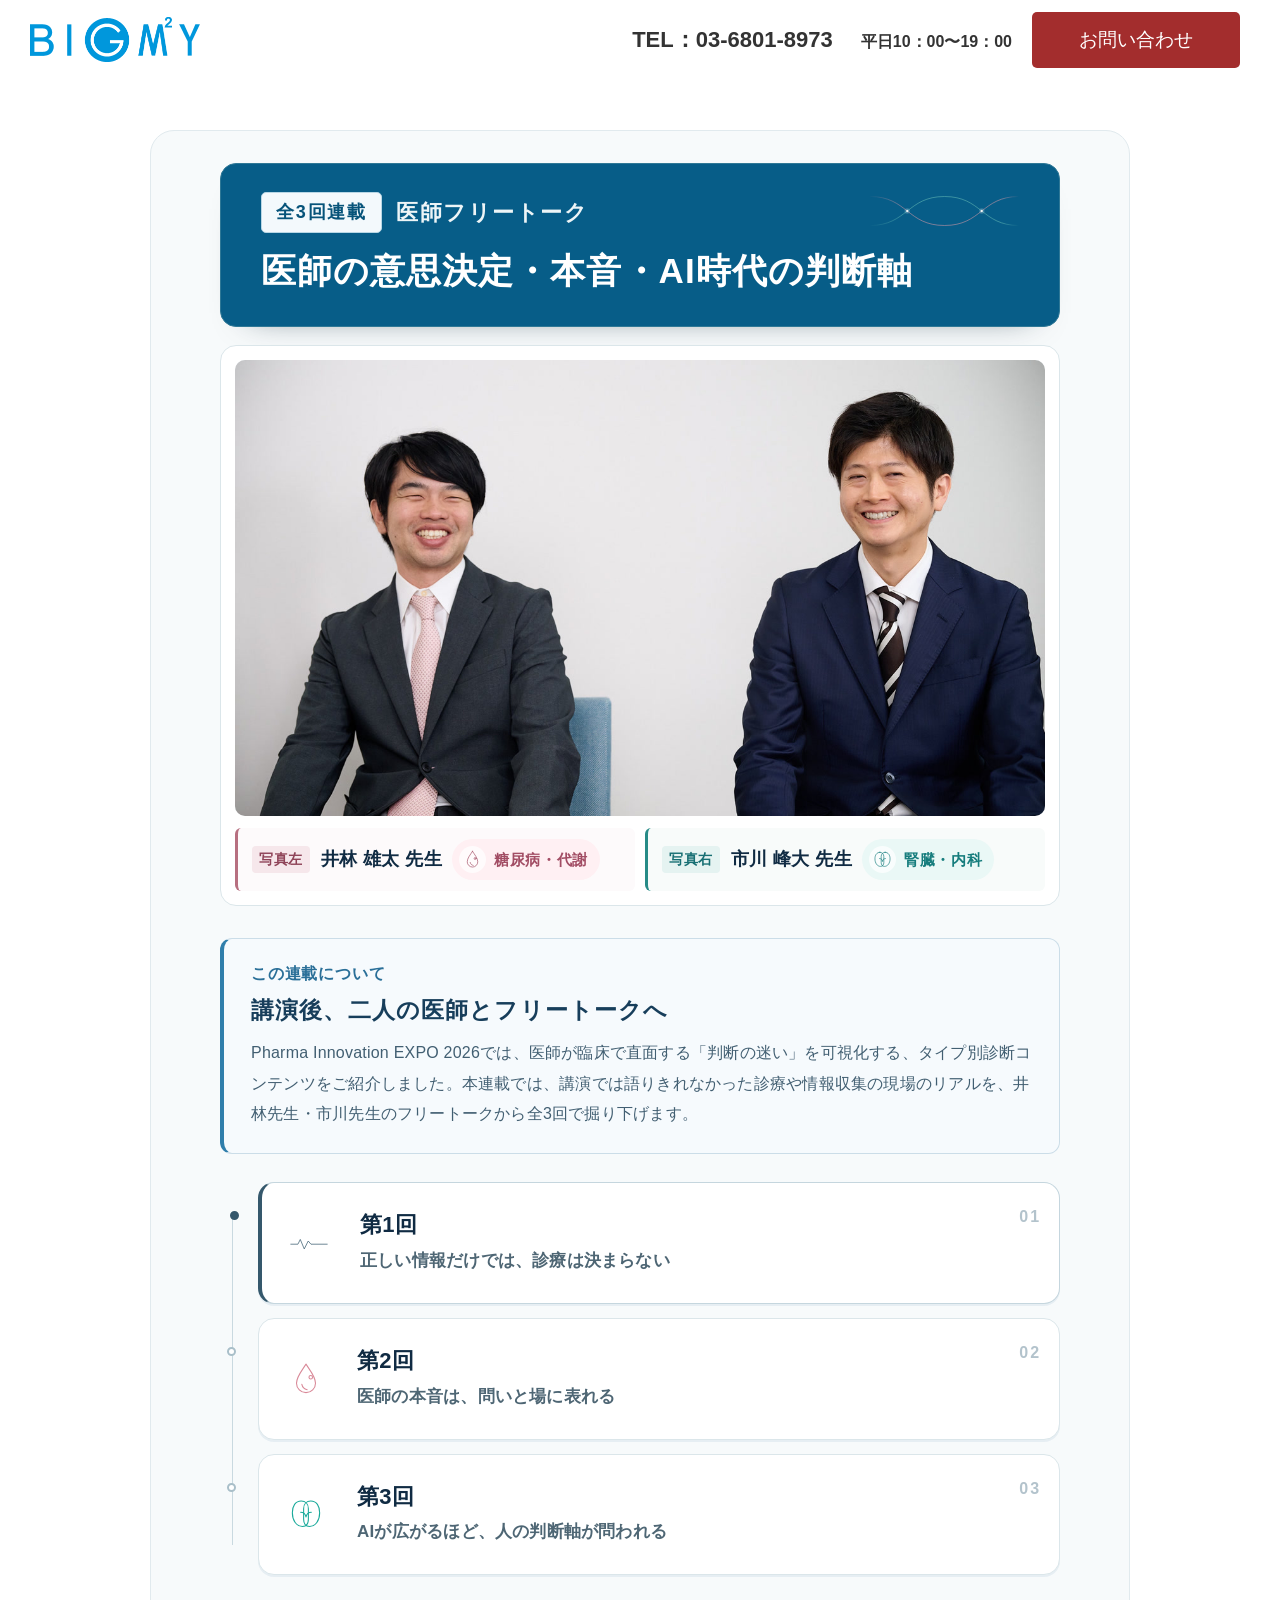
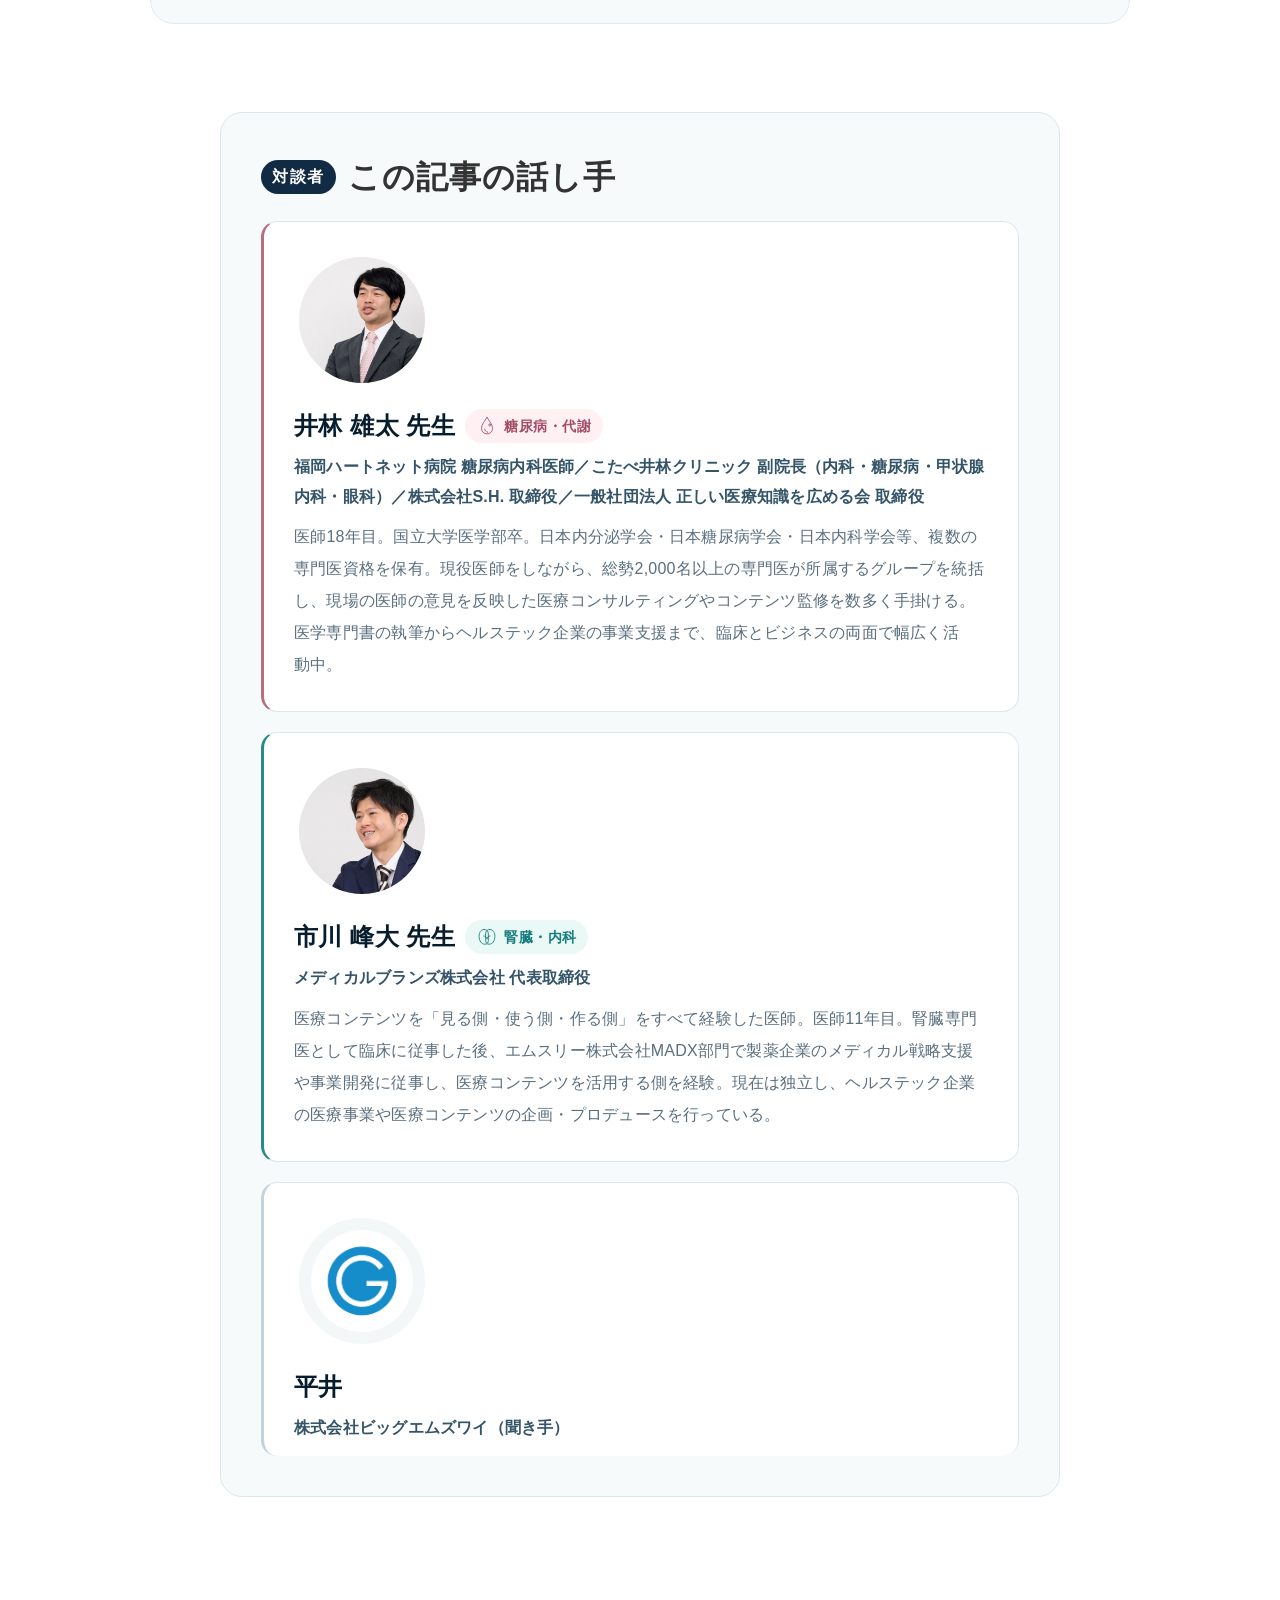
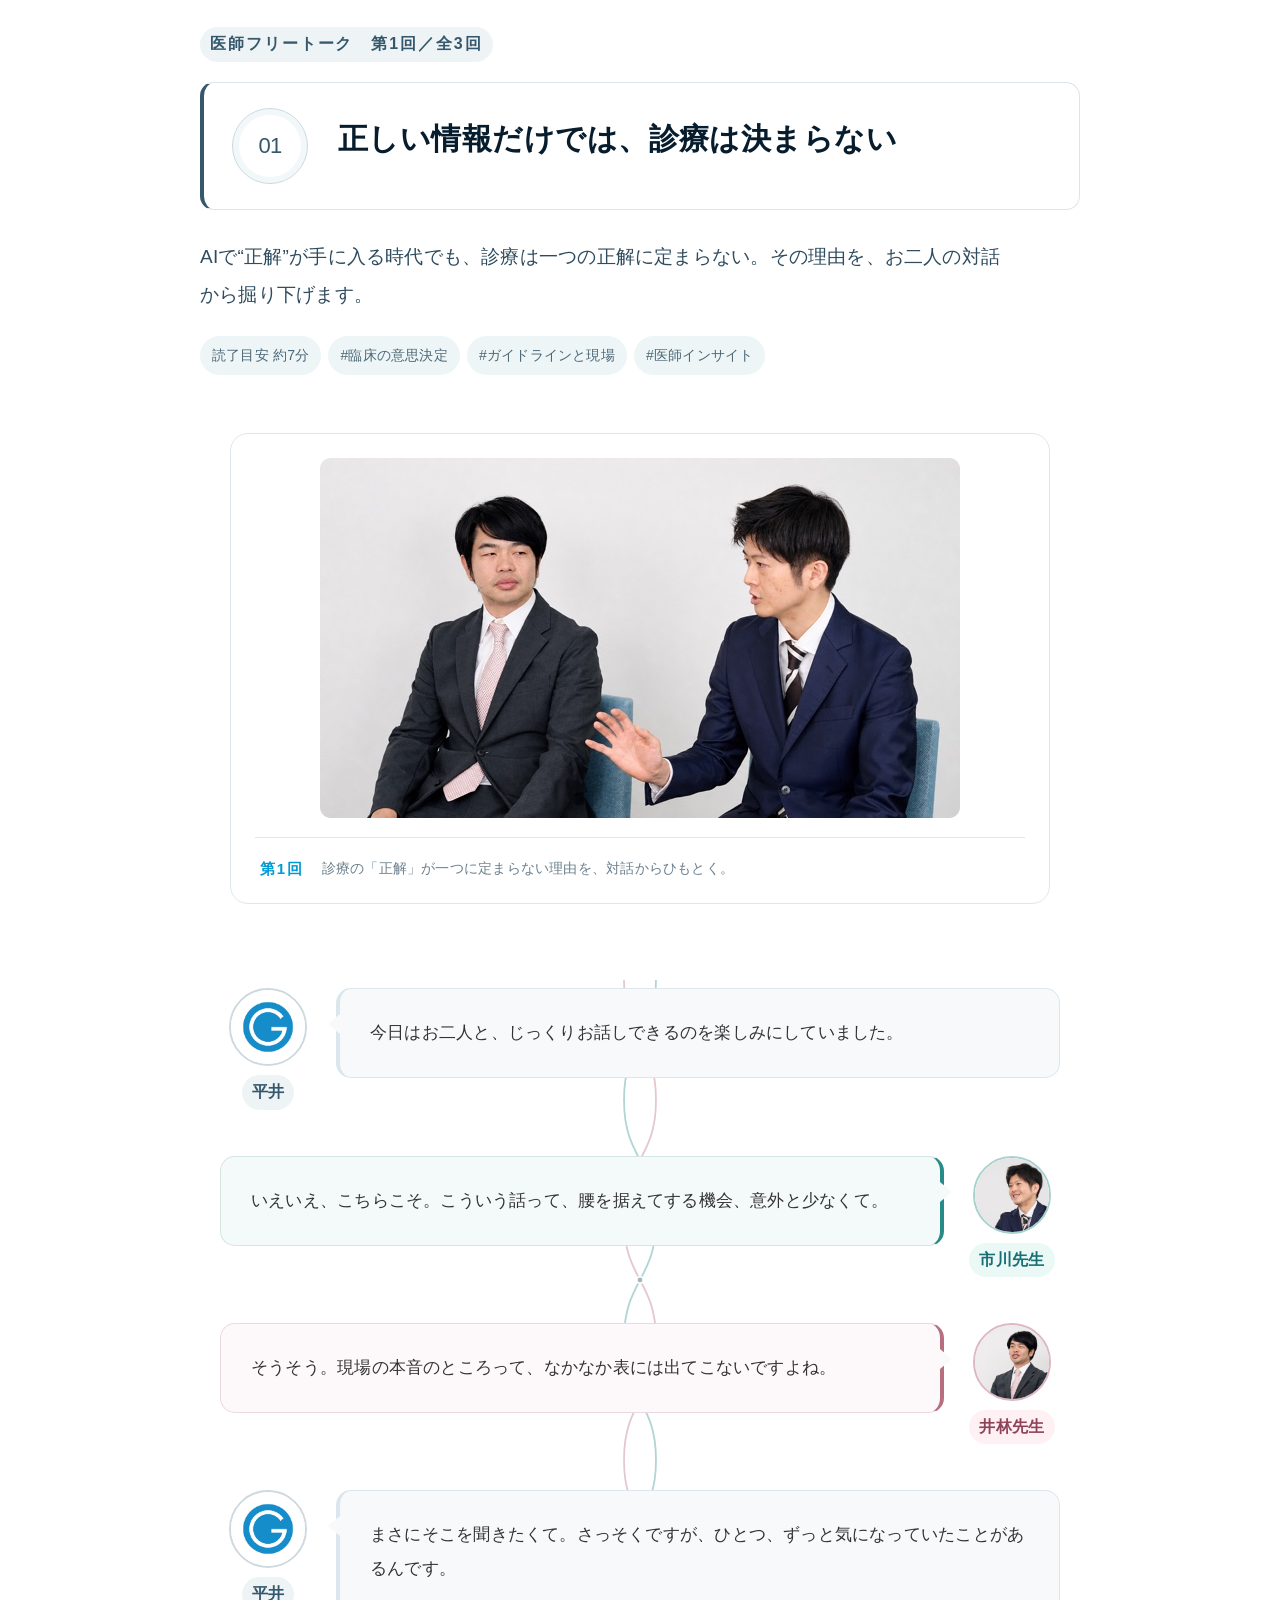
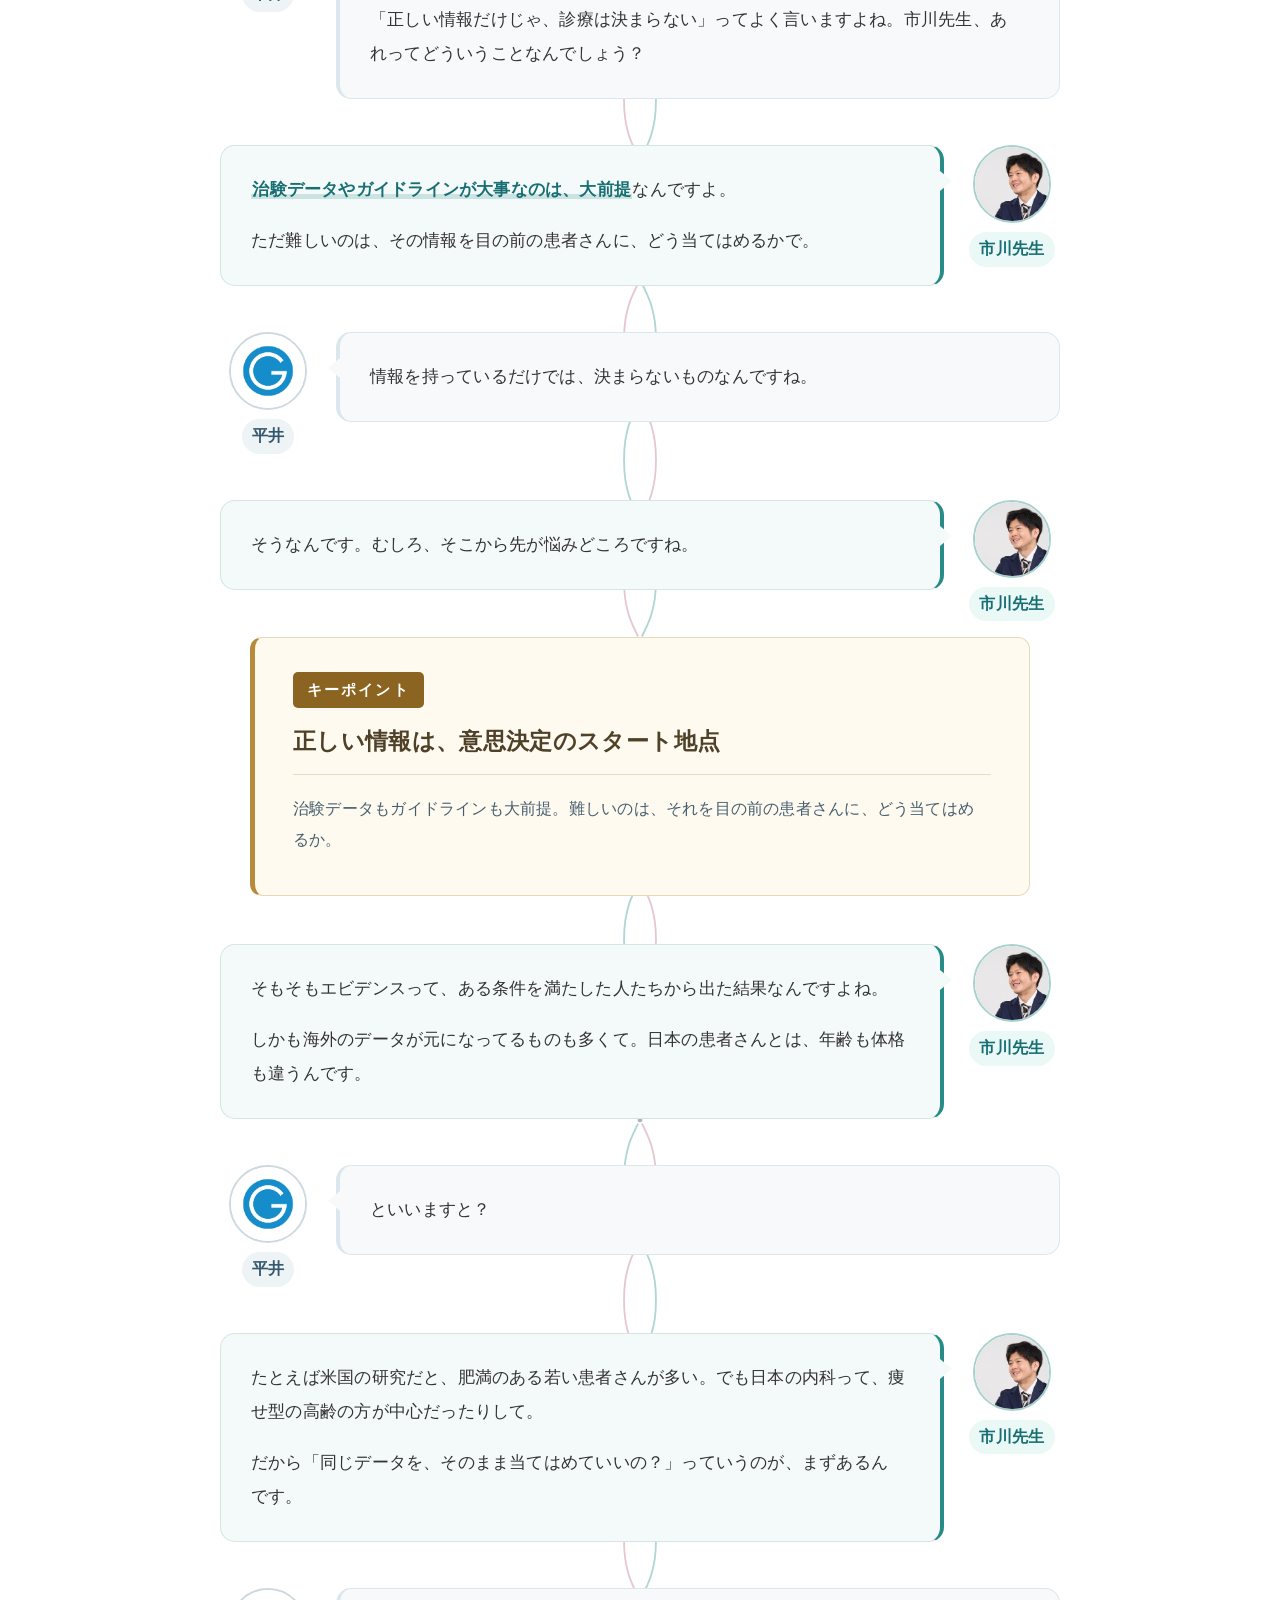
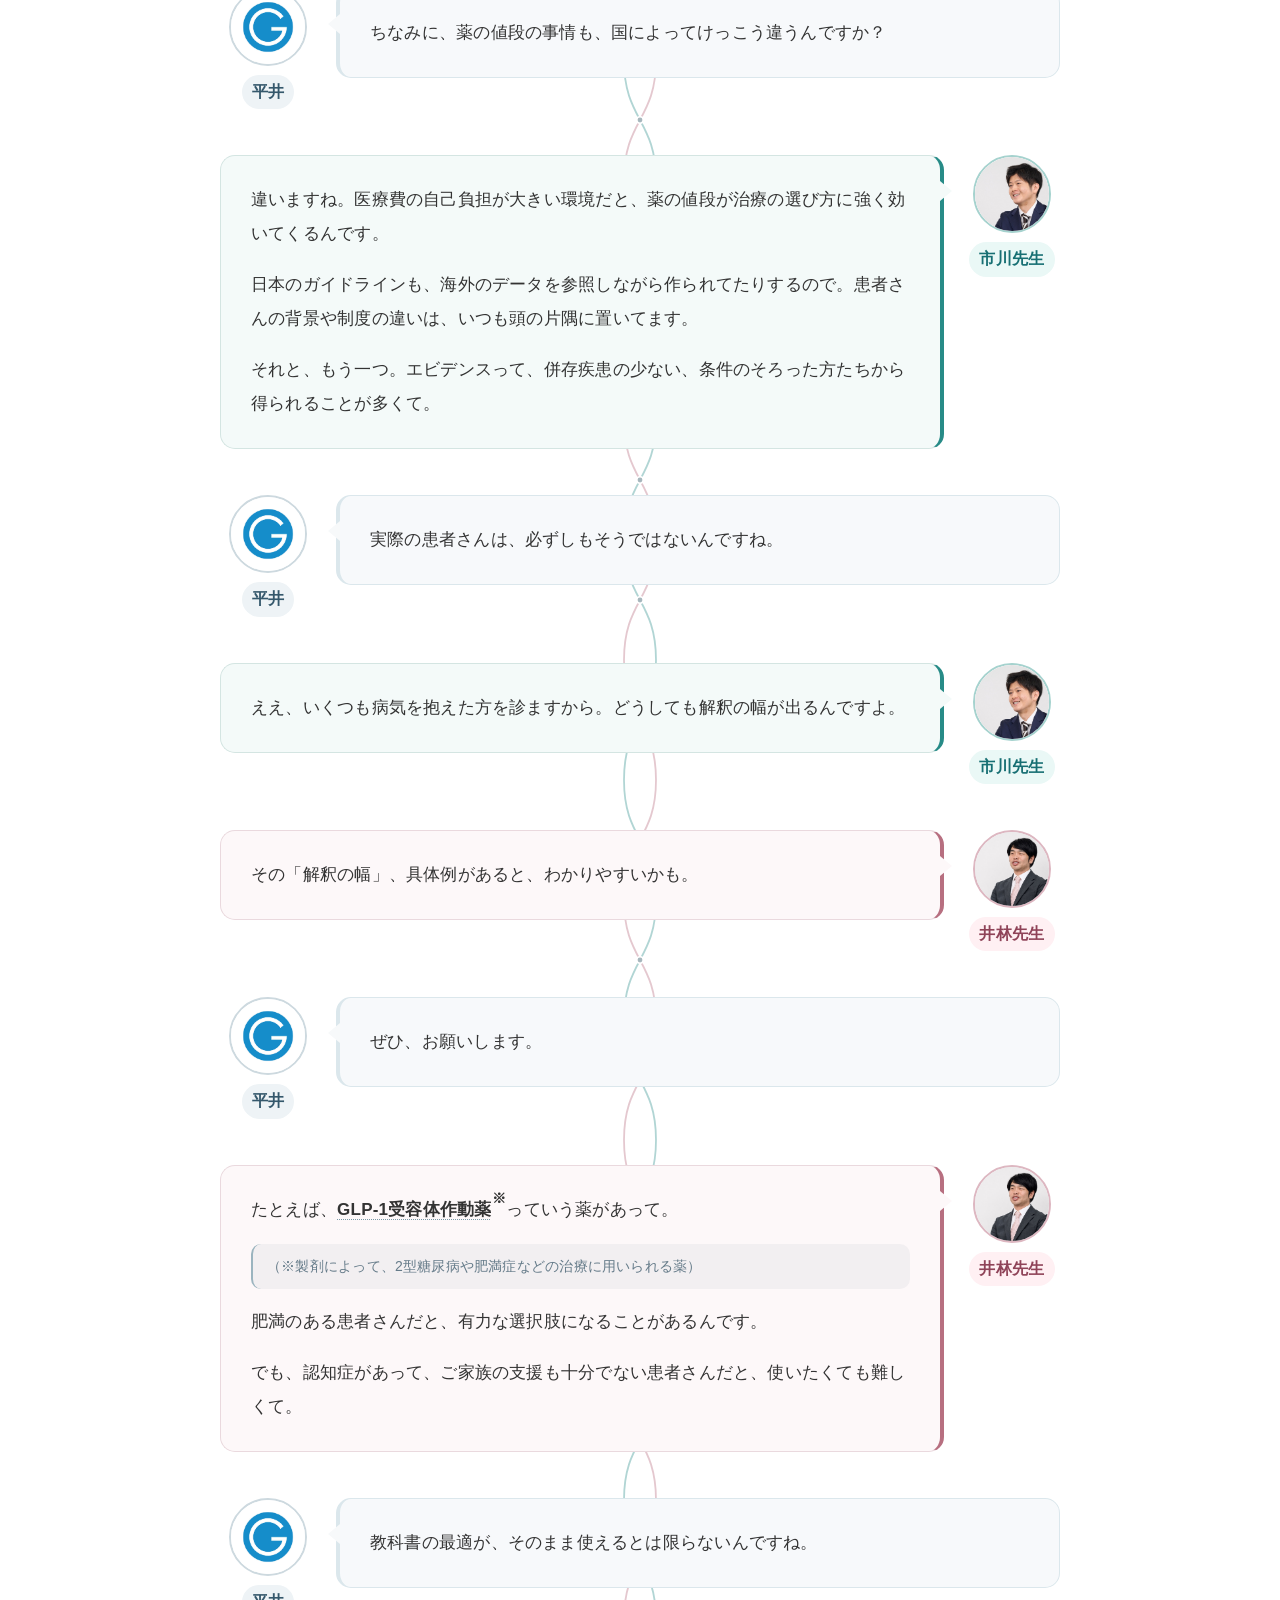
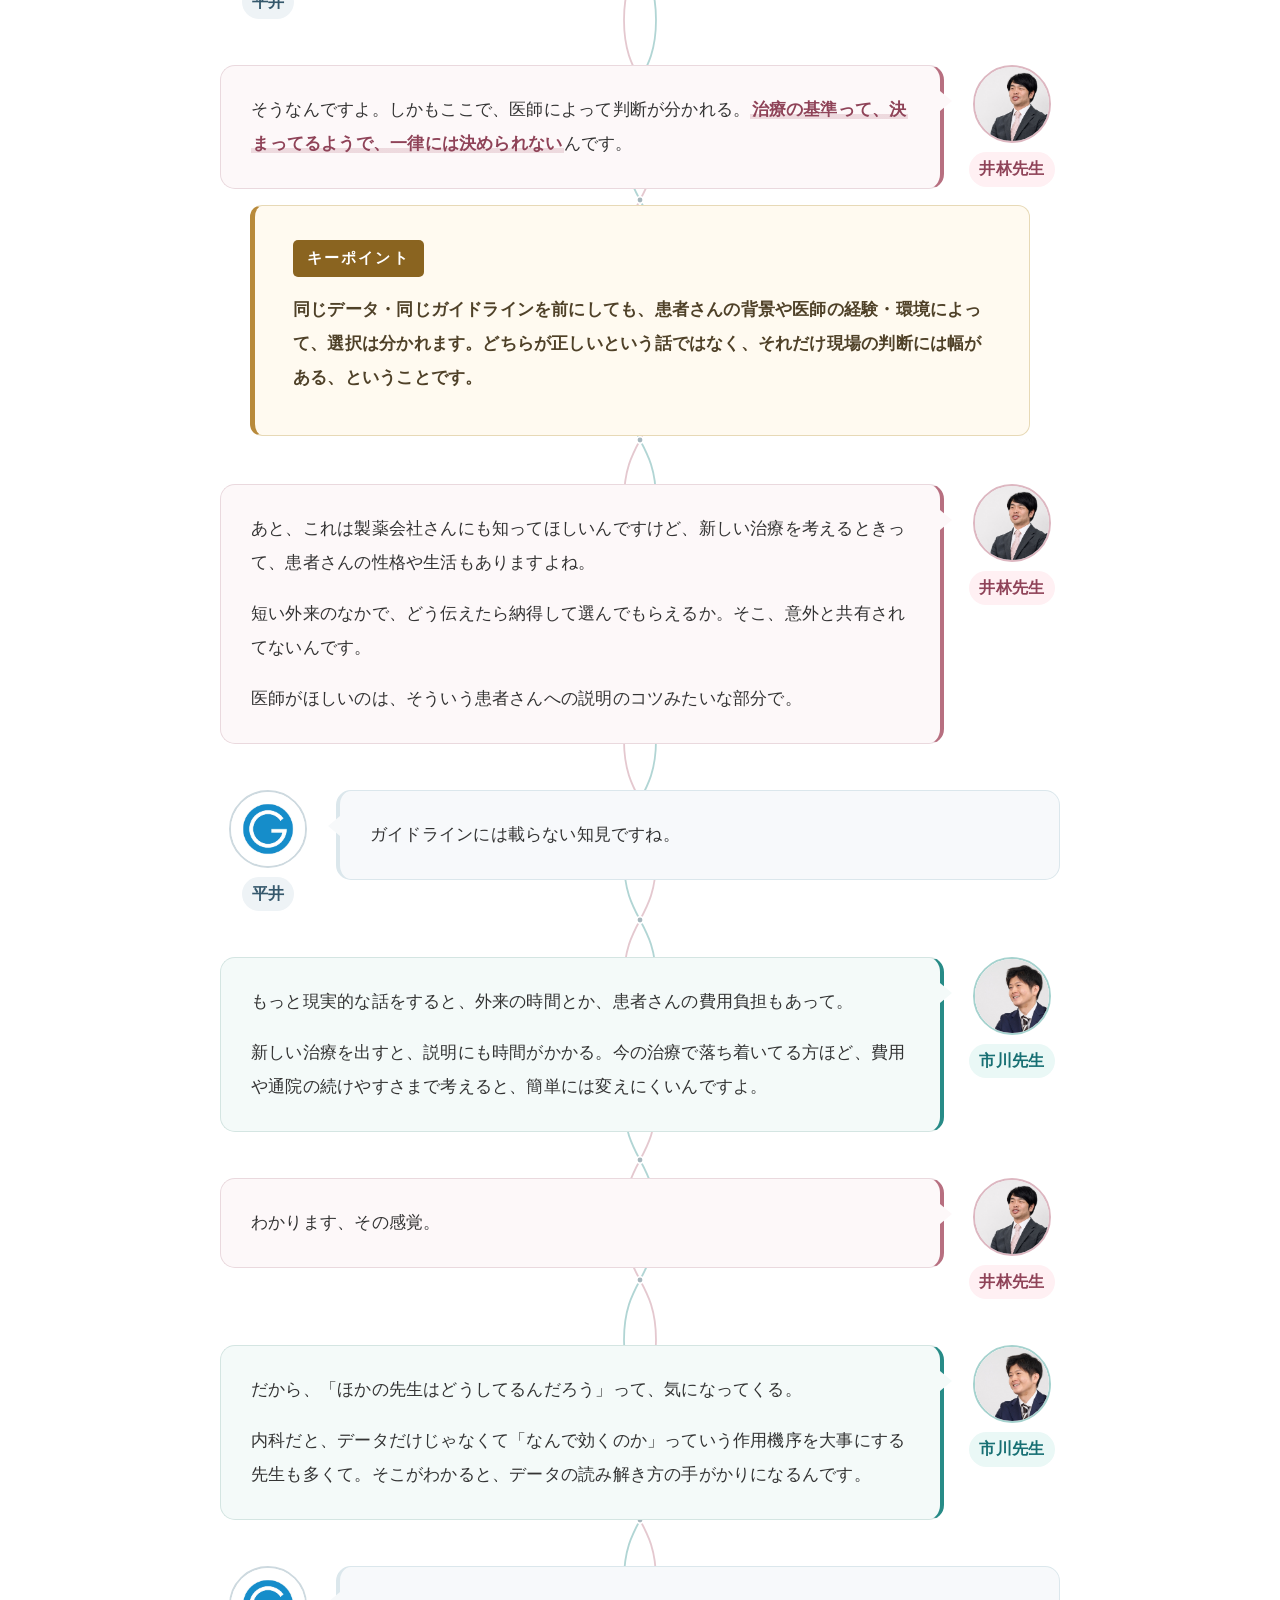
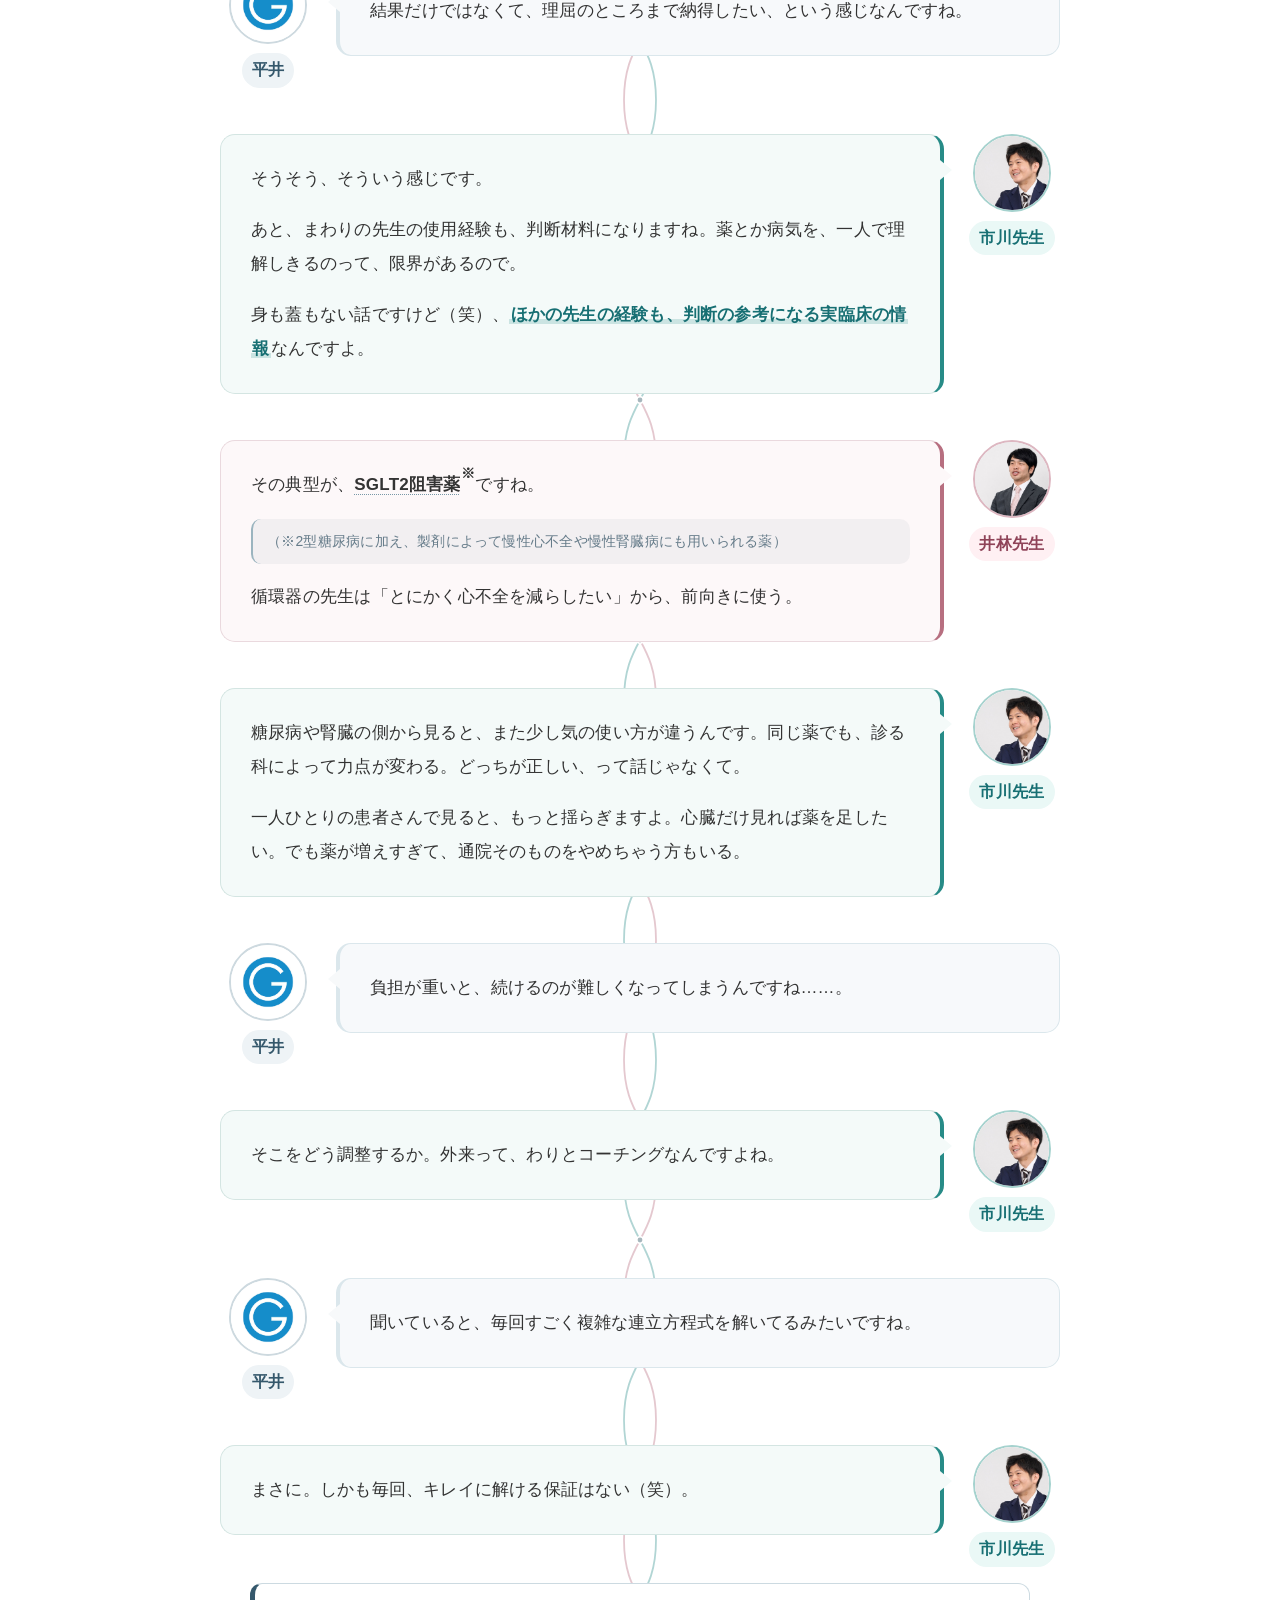
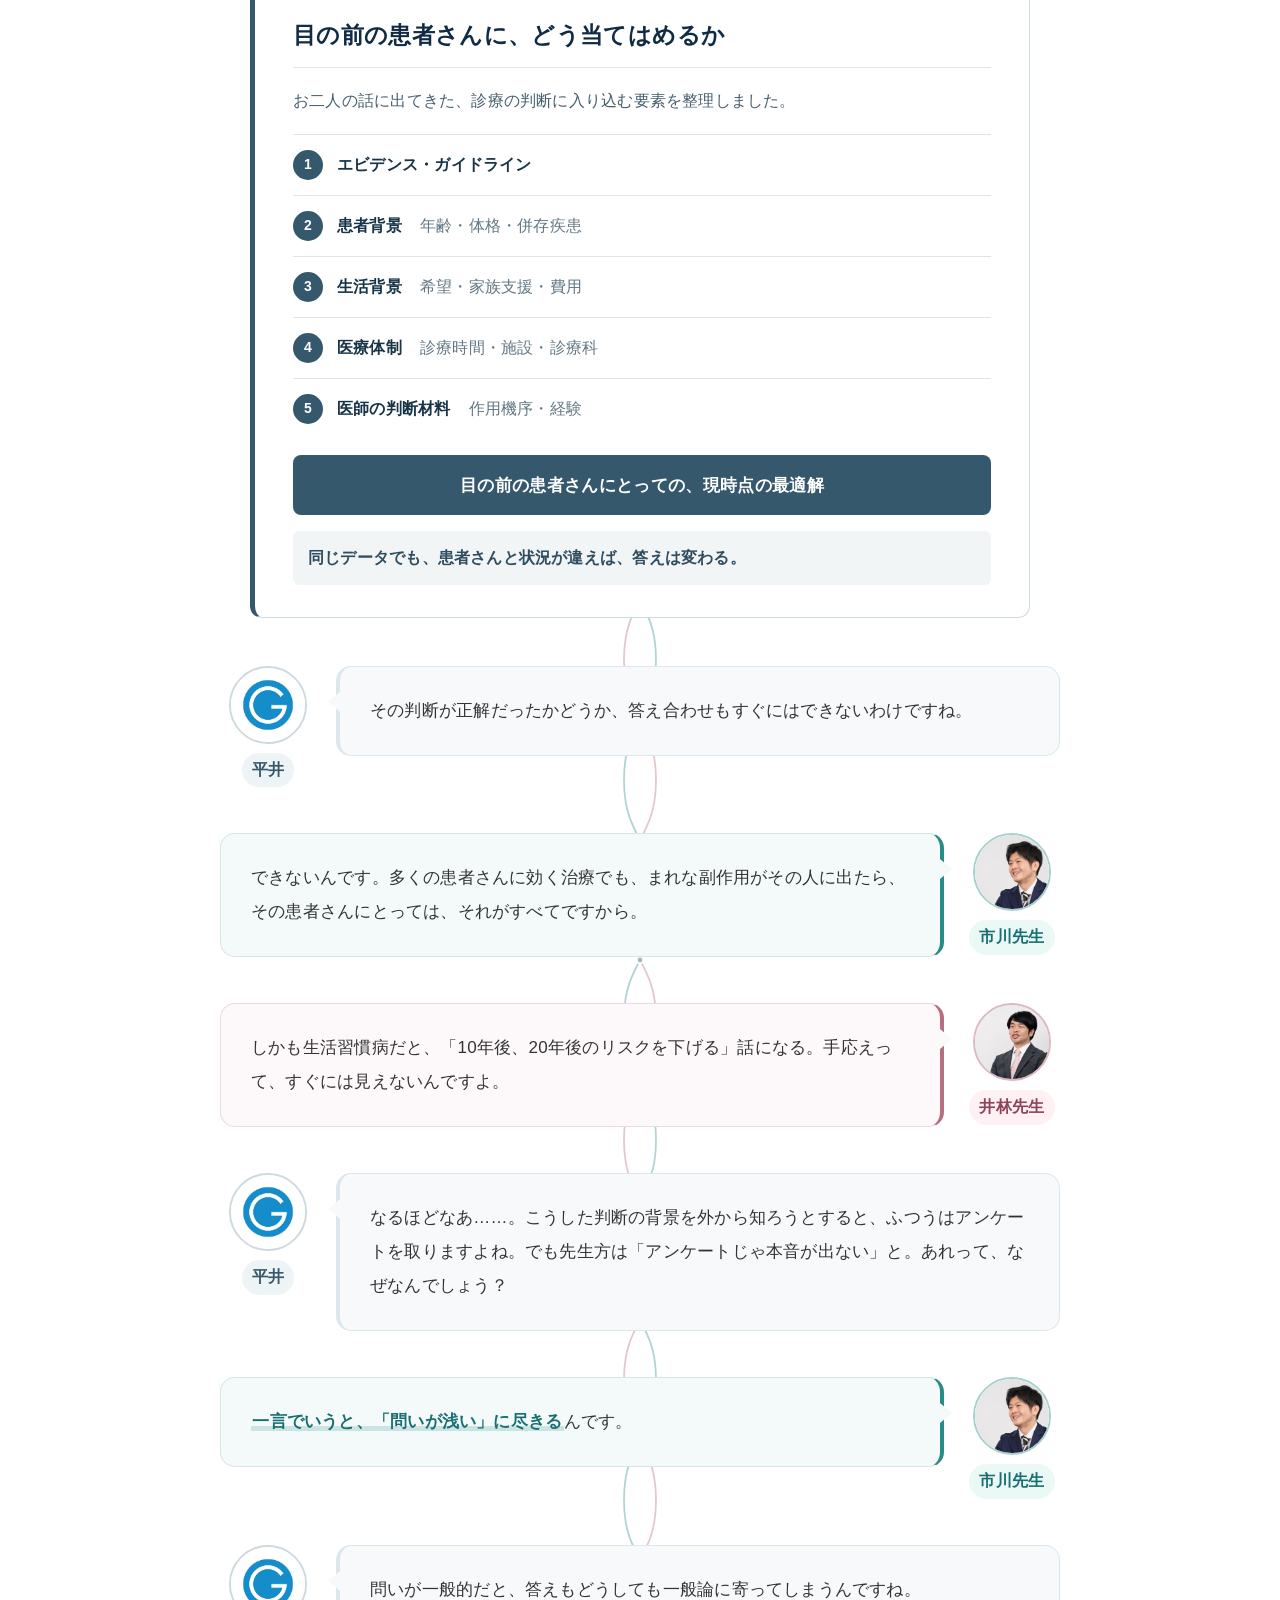
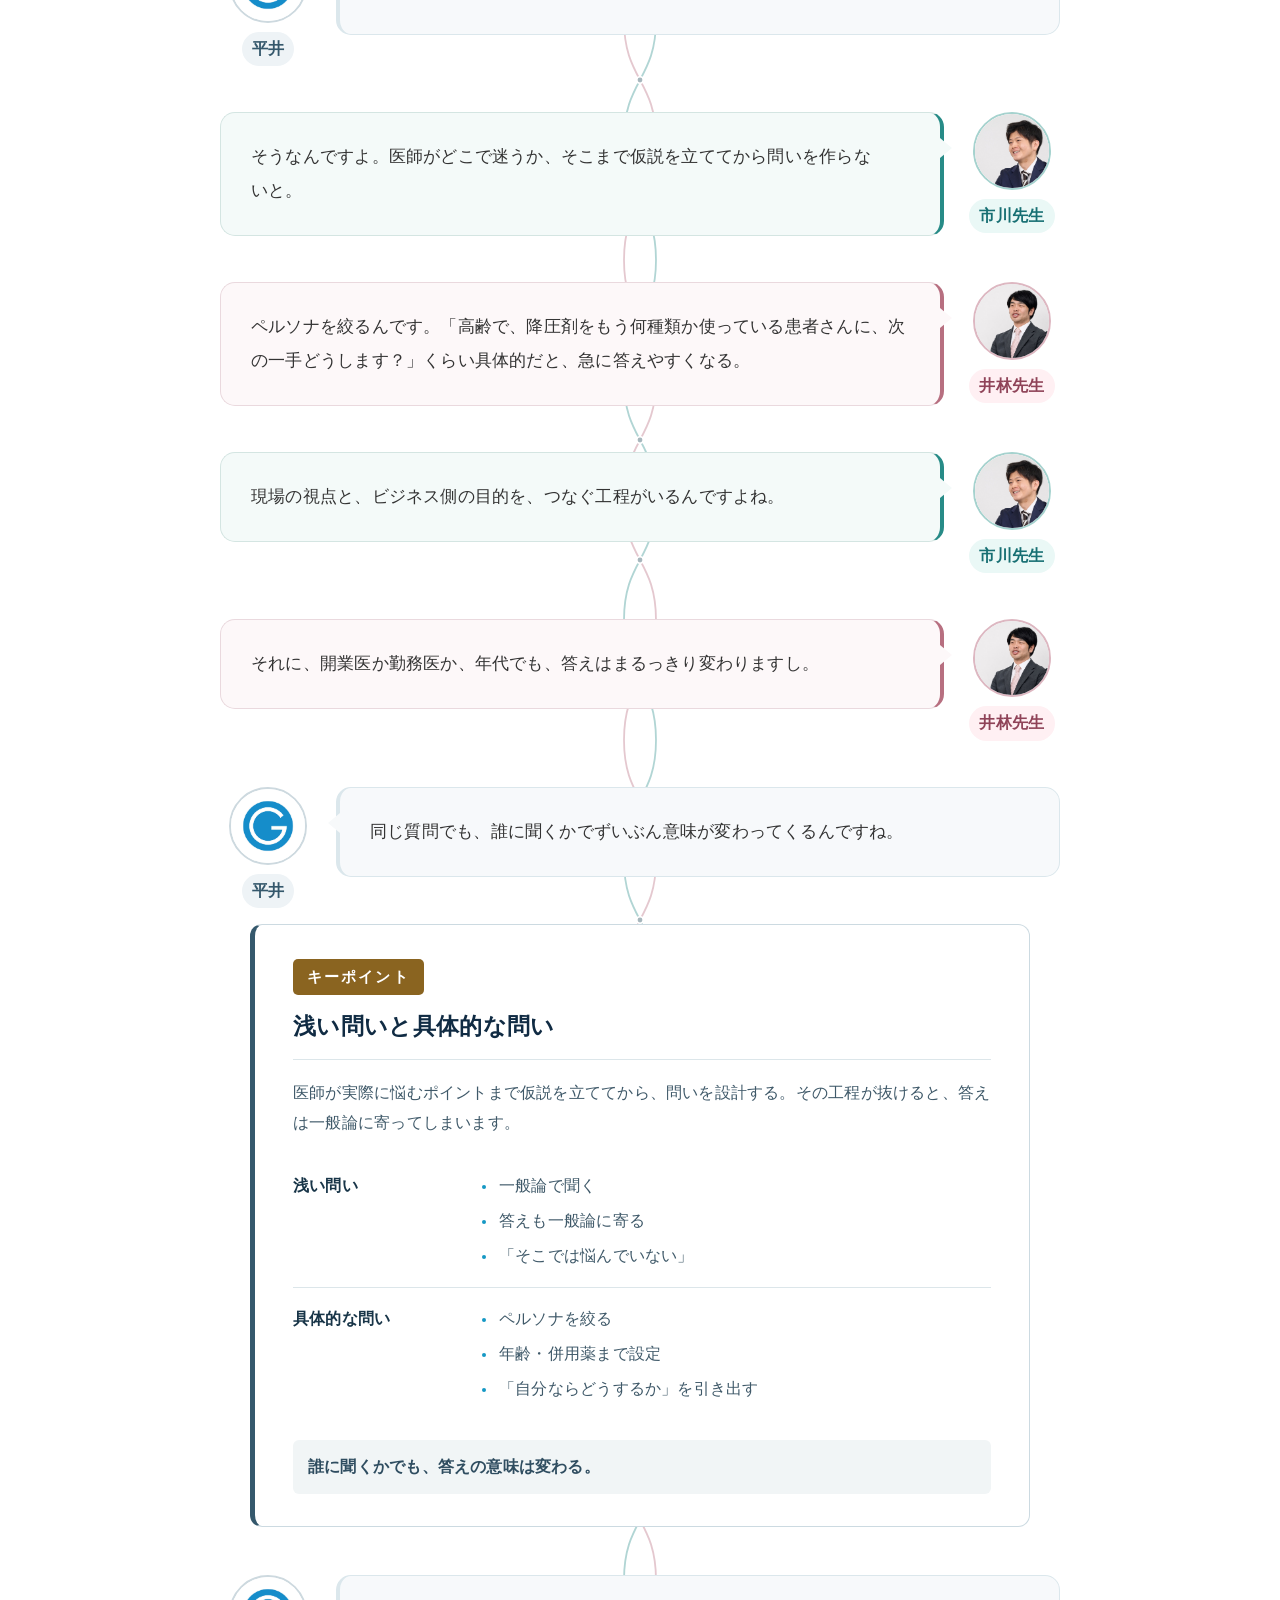
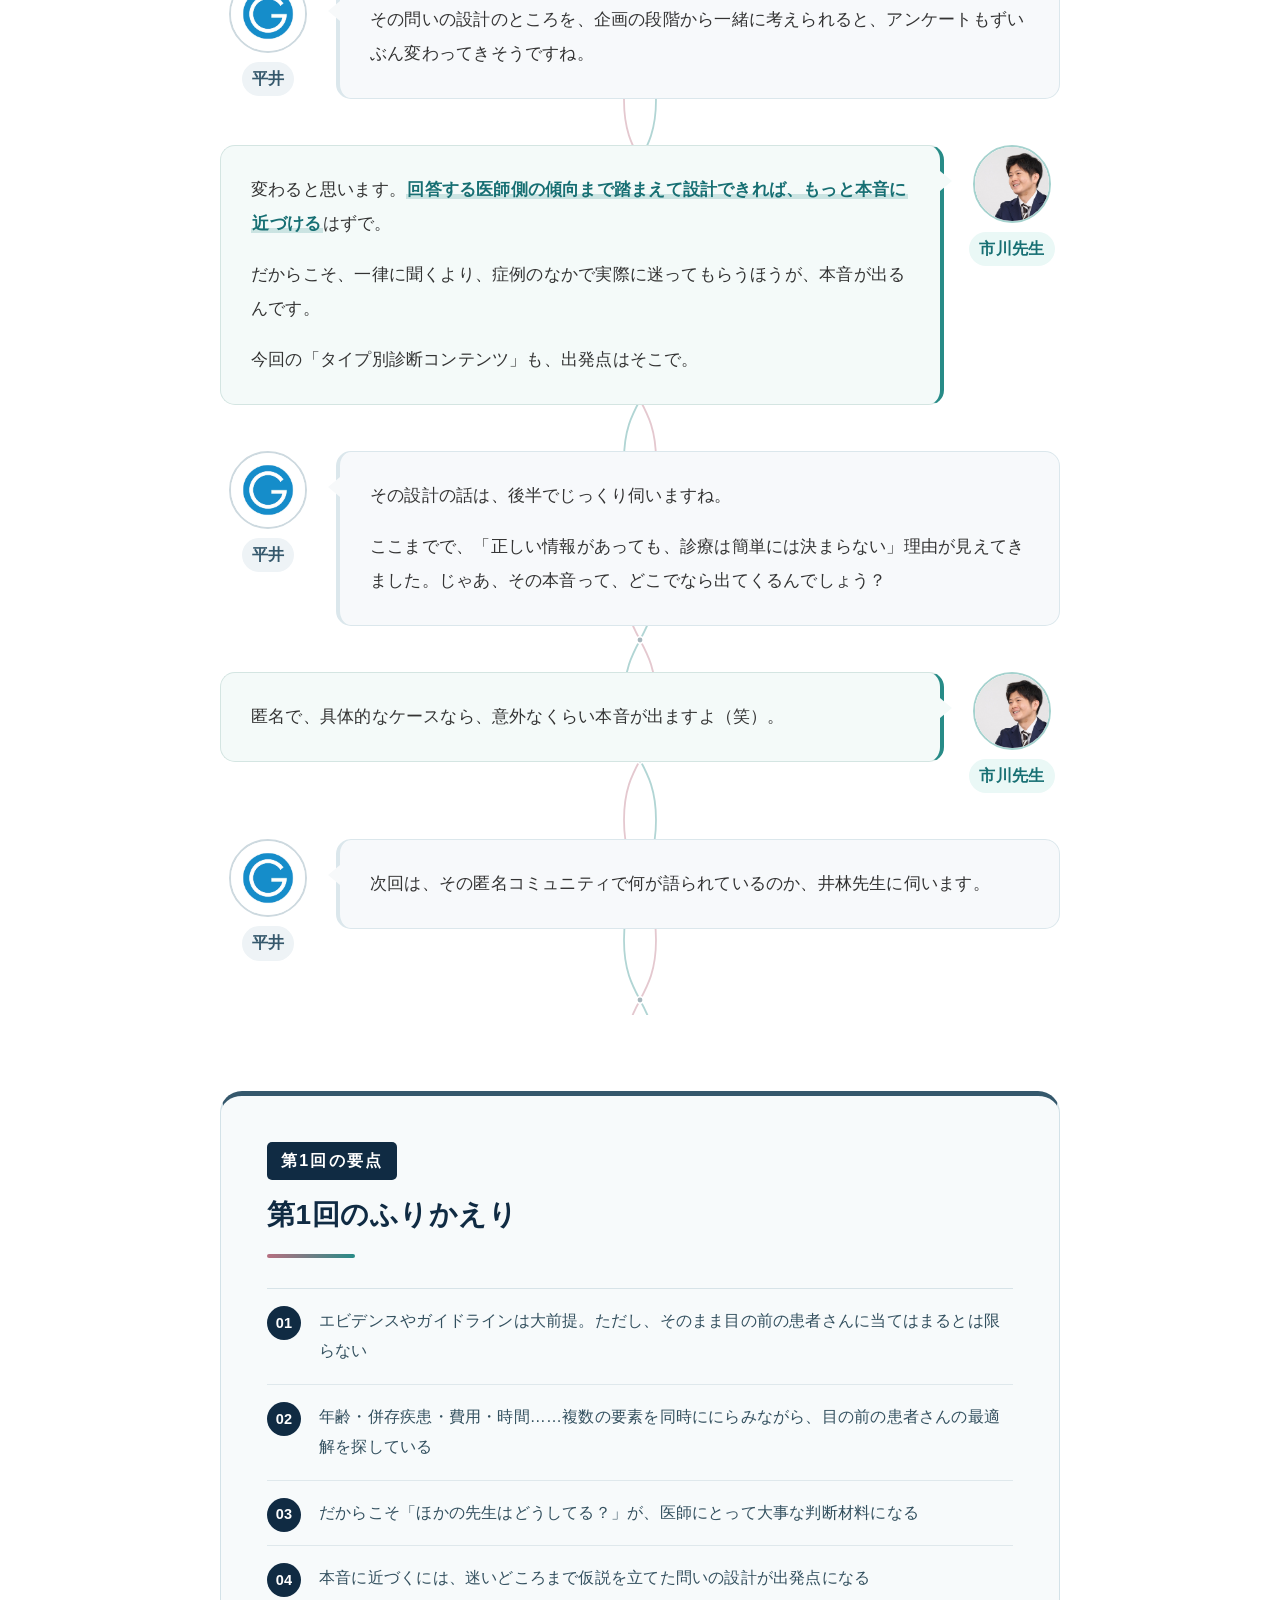
<file: index.html>
<!doctype html>
<html lang="ja">
<head>
<script>(function(w,d,s,l,i){w[l]=w[l]||[];w[l].push({'gtm.start':
new Date().getTime(),event:'gtm.js'});var f=d.getElementsByTagName(s)[0],
j=d.createElement(s),dl=l!='dataLayer'?'&l='+l:'';j.async=true;j.src=
'https://www.googletagmanager.com/gtm.js?id='+i+dl;f.parentNode.insertBefore(j,f);
})(window,document,'script','dataLayer','GTM-W5NDZTQ');</script>
<meta charset="UTF-8">
<meta name="viewport" content="width=device-width, initial-scale=1">
<meta name="robots" content="noindex, nofollow" />
<meta name="description" content="医師の意思決定や本音、AI時代の判断軸を、井林雄太先生と市川峰大先生の対話から掘り下げる全3回の連載です。" />
    <title>医師フリートーク｜医師の意思決定・本音・AI時代の判断軸</title>
<link rel="stylesheet" media="all" href="css/ress.min.css" />
<link rel="stylesheet" media="all" href="css/aos.css" />
<link rel="stylesheet" media="all" href="css/style.css"> <link rel="stylesheet" media="all" href="css/article.css">
<link rel="icon" type="image/png" href="img/favicon.ico">


<style>
/* 医師フリートーク連載専用。共通CSSは変更せず、このページ内だけに適用します。 */
.content-article{--iv-blue:#009bd4;--iv-cyan:#00b6d9;--iv-teal:#19a99a;--iv-navy:#102b43;--iv-deep:#071d2d;--iv-ink:#203342;--iv-pale:#f3f9fc;--iv-mist:#eaf5f8;--iv-line:#d5e6ed;--iv-gold:#e8b45e;--iv-rose:#d98998;position:relative;max-width:1040px;color:var(--iv-ink);font-family:"Helvetica Neue","Hiragino Sans","Yu Gothic",Meiryo,sans-serif;font-feature-settings:"palt";letter-spacing:.012em}
.content-article:before{content:"";position:absolute;z-index:-1;top:100px;left:50%;width:min(1180px,100vw);height:560px;transform:translateX(-50%);background:radial-gradient(circle at 15% 15%,rgba(0,182,217,.11),transparent 34%),radial-gradient(circle at 88% 48%,rgba(25,169,154,.09),transparent 31%);pointer-events:none}
.content-article p,.content-article li{line-break:strict;text-wrap:pretty}.desktop-break{display:block}
.series-hero{position:relative;margin-bottom:60px}.series-eyebrow{display:flex;align-items:center;gap:12px;margin:0 0 17px!important;color:#4b7185;font-size:12px!important;font-weight:700;letter-spacing:.16em}.series-eyebrow:before{content:"";width:38px;height:2px;background:linear-gradient(90deg,var(--iv-blue),var(--iv-teal))}
.content-article .article-title{margin:0 0 34px;padding:0 0 28px;border-bottom:0;color:var(--iv-deep);font-weight:700;letter-spacing:-.028em}.article-title .title-main{display:block;margin-bottom:11px;color:var(--iv-blue);font-size:17px;letter-spacing:.13em}.article-title .title-sub{display:block;max-width:880px;font-size:43px;line-height:1.38;text-wrap:balance}
.hero-media{position:relative;max-width:760px;margin:0 auto 42px}.hero-media:before,.hero-media:after{content:"";position:absolute;border-radius:50%;filter:blur(.1px)}.hero-media:before{top:-24px;right:-22px;width:92px;height:92px;border:1px solid rgba(0,155,212,.24)}.hero-media:after{left:-26px;bottom:45px;width:68px;height:68px;background:rgba(25,169,154,.1)}
.hero-photo{position:relative;z-index:1;margin:0;padding:16px 16px 0;border:1px solid rgba(16,43,67,.11);border-radius:22px;background:rgba(255,255,255,.88);box-shadow:0 28px 65px -34px rgba(7,29,45,.42);backdrop-filter:blur(6px)}.hero-photo .photo-frame{overflow:hidden;max-width:640px;margin:auto;border-radius:14px;background:#eaf1f4}.hero-photo img{display:block;width:640px;max-width:100%;height:auto;margin:0;box-shadow:none!important;border-radius:0!important}.hero-photo figcaption{display:flex;justify-content:space-between;gap:20px;padding:14px 5px 16px;color:#567184;font-size:11px;letter-spacing:.06em}.hero-photo figcaption span:last-child{color:#8aa0ad}
.medical-motifs{position:absolute;z-index:2;right:-54px;bottom:-32px;display:flex;gap:8px}.motif-chip{display:flex;align-items:center;gap:8px;padding:10px 12px;border:1px solid rgba(16,43,67,.1);border-radius:999px;background:#fff;box-shadow:0 12px 30px -18px rgba(7,29,45,.55);color:#496879;font-size:10px;font-weight:700;letter-spacing:.05em}.motif-chip svg{width:25px;height:25px;fill:none;stroke:currentColor;stroke-width:2;stroke-linecap:round;stroke-linejoin:round}.motif-chip--metabolic{color:#b96579}.motif-chip--renal{color:#128d96}
.series-intro{max-width:870px;margin:0 auto 28px!important;color:#294354;font-size:18px!important;line-height:2.05}.series-intro .lead-mark{background:linear-gradient(transparent 68%,rgba(0,182,217,.16) 68%);font-weight:700}
.series-release-note{position:relative;max-width:870px;margin:28px auto 0;padding:18px 22px 18px 60px;border:1px solid #d4e7ef;border-radius:12px;background:linear-gradient(110deg,#f2fafd,#fff)}.series-release-note:before{content:"3";position:absolute;left:19px;top:50%;display:grid;place-items:center;width:28px;height:28px;border-radius:50%;background:var(--iv-navy);color:#fff;font-size:12px;font-weight:700;transform:translateY(-50%)}.series-release-note p{margin:0!important;color:#4d6879;font-size:14px!important}
.release-nav{position:relative;display:grid;grid-template-columns:repeat(3,1fr);gap:12px;max-width:870px;margin:30px auto 55px}.release-nav:before{content:"";position:absolute;z-index:-1;top:29px;left:12%;right:12%;height:1px;background:var(--iv-line)}.release-item{position:relative;display:block;min-height:88px;padding:15px 16px;border:1px solid var(--iv-line);border-radius:14px;background:rgba(255,255,255,.95);color:var(--iv-navy)!important;text-decoration:none!important;box-shadow:0 8px 22px -20px rgba(7,29,45,.45);transition:transform .2s ease,box-shadow .2s ease}.release-item:hover{transform:translateY(-2px);box-shadow:0 16px 28px -22px rgba(7,29,45,.5)}.release-item strong,.release-item span{display:block}.release-item strong{font-size:16px;letter-spacing:.04em}.release-item span{margin-top:5px;color:#6e8492;font-size:11px;letter-spacing:.07em}.release-item:after{content:"";position:absolute;right:14px;top:18px;width:8px;height:8px;border-radius:50%;background:#cbd9df;box-shadow:0 0 0 5px #f1f5f7}.release-item.is-current{border-color:rgba(0,155,212,.52);background:linear-gradient(140deg,#eefaff,#fff);box-shadow:0 16px 38px -26px rgba(0,155,212,.7)}.release-item.is-current:after{background:var(--iv-blue);box-shadow:0 0 0 5px rgba(0,155,212,.11)}.release-item.is-future{background:rgba(247,249,250,.9);color:#71828c!important}
.section-label{display:block;margin-bottom:7px;color:var(--iv-blue);font-size:10px;font-weight:800;letter-spacing:.18em}.speaker-profiles{position:relative;margin:38px 0 72px;padding:34px 38px 28px;overflow:hidden;border:1px solid rgba(16,43,67,.1);border-radius:22px;background:linear-gradient(140deg,#fff 68%,#eff8fb);box-shadow:0 24px 55px -43px rgba(7,29,45,.5)}.speaker-profiles:after{content:"";position:absolute;right:-70px;bottom:-80px;width:210px;height:210px;border:1px solid rgba(0,155,212,.13);border-radius:50%;box-shadow:0 0 0 24px rgba(0,155,212,.035),0 0 0 48px rgba(0,155,212,.025)}.speaker-profiles h2{margin:0 0 12px!important;padding-left:0!important;font-size:28px!important;font-weight:650!important;letter-spacing:.03em!important}.speaker-profiles h2:before{display:none}.speaker-profile{position:relative;z-index:1;display:grid;grid-template-columns:116px 1fr;gap:26px;align-items:start;padding:25px 0;border-bottom:1px solid #e4edf1}.speaker-profile:last-child{border-bottom:0;padding-bottom:4px}.speaker-profile img{width:108px;height:108px;border:5px solid #fff;border-radius:50%;object-fit:cover;box-shadow:0 10px 30px -18px rgba(7,29,45,.55)}.speaker-profile img.is-facing-left{transform:scaleX(-1)}.speaker-profile.is-host img{object-fit:contain;padding:12px;background:#f4f7f8}.speaker-profile h3{margin:0 0 8px!important;padding:0!important;color:var(--iv-deep)!important;font-size:21px!important;font-weight:700!important;letter-spacing:.02em!important}.speaker-profile h3:before{display:none}.speaker-role{margin-bottom:10px!important;color:#345468;font-size:14px!important;font-weight:700;line-height:1.75;text-wrap:balance}.speaker-bio{margin-bottom:0!important;color:#5a6f7e;font-size:13.5px!important;line-height:1.95}
.article-map{display:grid;grid-template-columns:repeat(3,1fr);gap:12px;margin:0 0 78px}.article-map__item{position:relative;min-height:142px;padding:24px 22px;border:1px solid var(--iv-line);border-radius:16px;background:#fff}.article-map__item:before{content:attr(data-step);position:absolute;right:16px;top:12px;color:#d9e8ee;font-size:34px;font-weight:300;letter-spacing:-.06em}.article-map__item svg{width:36px;height:36px;margin-bottom:15px;fill:none;stroke:var(--iv-blue);stroke-width:1.8;stroke-linecap:round;stroke-linejoin:round}.article-map__item:nth-child(2) svg{stroke:var(--iv-rose)}.article-map__item:nth-child(3) svg{stroke:var(--iv-teal)}.article-map__item strong{display:block;margin-bottom:7px;color:var(--iv-navy);font-size:16px}.article-map__item p{margin:0!important;color:#6a7d89;font-size:12px!important;line-height:1.8}
.article-part{position:relative;scroll-margin-top:110px;padding-top:8px}.article-part>h2{display:grid;grid-template-columns:86px 1fr;gap:20px;align-items:start;margin:0 0 20px!important;padding:0!important;color:var(--iv-deep)!important;font-size:34px!important;font-weight:650!important;line-height:1.48!important;letter-spacing:.015em!important;text-wrap:balance}.article-part>h2:before{display:none!important}.part-number{display:grid;place-items:center;width:76px;height:76px;border:1px solid rgba(0,155,212,.28);border-radius:50%;color:var(--iv-blue);font-size:22px;font-weight:300;letter-spacing:-.03em;box-shadow:inset 0 0 0 7px #f3fafc}.part-title-text{padding-top:9px}.part-kicker{display:flex;align-items:center;gap:10px;margin:0 0 16px 106px!important;color:#4e7487;font-size:11px!important;font-weight:700;letter-spacing:.16em}.part-kicker:before{content:"";width:28px;height:1px;background:var(--iv-cyan)}.part-lead{max-width:810px;margin:0 0 18px 106px!important;color:#385567;font-size:17px!important;line-height:1.95}.part-meta{display:flex;flex-wrap:wrap;gap:7px;margin:0 0 32px 106px}.part-meta span{padding:6px 11px;border:1px solid #dbe8ed;border-radius:999px;background:#f5f9fa;color:#607886;font-size:11px}.part-divider{height:1px;margin:90px 0 62px;border:0;background:linear-gradient(90deg,transparent,var(--iv-line) 12%,var(--iv-line) 88%,transparent)}
.editorial-photo{position:relative;max-width:720px;margin:38px auto 58px;padding:14px 14px 0;border:1px solid rgba(16,43,67,.1);border-radius:18px;background:#fff;box-shadow:0 26px 58px -38px rgba(7,29,45,.55)}.editorial-photo:before{content:"";position:absolute;z-index:-1;left:-22px;bottom:-20px;width:42%;height:55%;border-radius:16px;background:linear-gradient(135deg,rgba(0,155,212,.16),rgba(25,169,154,.08))}.editorial-photo__frame{overflow:hidden;max-width:640px;margin:auto;border-radius:11px;background:#edf2f4}.editorial-photo img{display:block;width:640px;max-width:100%;height:auto;margin:0;border-radius:0!important;box-shadow:none!important}.editorial-photo figcaption{display:grid;grid-template-columns:auto 1fr;gap:18px;align-items:center;padding:14px 6px 16px;color:#6b7f8c;font-size:11px;line-height:1.6}.editorial-photo__index{color:var(--iv-blue);font-weight:800;letter-spacing:.12em}.editorial-photo--part2:before{left:auto;right:-22px;background:linear-gradient(135deg,rgba(217,137,152,.13),rgba(0,155,212,.08))}.editorial-photo--part3:before{background:linear-gradient(135deg,rgba(25,169,154,.16),rgba(0,155,212,.07))}.editorial-photo--closing{margin-top:56px}.editorial-photo--closing figcaption{color:#526c7b}
.talk-session{position:relative;max-width:920px;margin:52px auto}.talk-session:before{content:"";position:absolute;top:0;bottom:0;left:50%;z-index:-1;width:1px;background:linear-gradient(transparent,#e7eff2 8%,#e7eff2 92%,transparent)}.talk-row{position:relative;margin-bottom:34px;gap:20px}.talk-speaker{width:92px}.talk-speaker img{width:76px!important;height:76px!important;border:3px solid #fff;box-shadow:0 9px 24px -14px rgba(7,29,45,.55)}.talk-speaker-name{color:#375366;font-size:12px!important;letter-spacing:.02em}.talk-bubble{padding:20px 24px;border:1px solid #e0e9ed;border-radius:18px;background:rgba(249,251,252,.96);box-shadow:0 12px 30px -26px rgba(7,29,45,.62)}.talk-bubble p{font-size:15.5px!important;line-height:1.95!important;text-wrap:pretty}.talk-row.reverse .talk-bubble{border-color:#cfe6ef;background:linear-gradient(145deg,#eff9fc,#f6fbfd)}.talk-row.reverse .talk-bubble:before{border-color:transparent transparent transparent #eff9fc}.talk-row.reverse .talk-speaker-name{direction:ltr}.article-note{display:block;margin-top:10px;padding-top:8px;border-top:1px solid rgba(76,111,130,.14);color:#657b89;font-size:12px;line-height:1.7}.marker-yellow{padding:0 2px;background:linear-gradient(transparent 67%,rgba(232,180,94,.38) 67%)}
.article-callout{position:relative;max-width:790px;margin:44px auto;padding:28px 32px;overflow:hidden;border:1px solid #c8e2ec;border-left:0;border-radius:18px;background:linear-gradient(145deg,#f5fbfd,#fff);box-shadow:0 22px 46px -38px rgba(7,29,45,.55)}.article-callout:before{content:"";position:absolute;left:0;top:0;bottom:0;width:4px;background:linear-gradient(var(--iv-blue),var(--iv-teal))}.article-callout:after{content:"";position:absolute;right:-45px;top:-48px;width:118px;height:118px;border:1px solid rgba(0,155,212,.11);border-radius:50%;box-shadow:0 0 0 18px rgba(0,155,212,.026)}.article-callout>*{position:relative;z-index:1}.article-callout .ey,.article-callout .kplbl{display:inline-flex;align-items:center;gap:7px;margin-bottom:10px;color:#087ca3;font-size:10px;font-weight:800;letter-spacing:.16em}.article-callout .ey:before,.article-callout .kplbl:before{content:"";width:18px;height:1px;background:currentColor}.article-callout h4,.article-callout h5{margin:0 0 12px!important;color:var(--iv-deep);font-size:20px!important;font-weight:700!important;line-height:1.6}.article-callout p{margin-bottom:8px!important;color:#465f6e;font-size:14px!important;line-height:1.85}.article-callout ul{margin-bottom:0!important}.article-callout .foot{margin-top:16px!important;padding-top:13px;border-top:1px solid #d8e7ec;color:#607987}.article-callout.key-point{border-color:#eadfc8;background:linear-gradient(145deg,#fffaf1,#fff)}.article-callout.key-point:before{background:linear-gradient(var(--iv-gold),#db8f70)}
.article-callout .cols,.article-callout .items{display:grid;gap:11px}.article-callout .cols{position:relative;grid-template-columns:repeat(2,1fr)}.article-callout .col,.article-callout .side{padding:16px;border:1px solid #e4edf0;border-radius:11px;background:rgba(255,255,255,.9)}.article-callout .cbadge{position:absolute;left:50%;top:50%;z-index:2;display:flex;align-items:center;justify-content:center;width:36px;height:36px;border:3px solid #f6fbfd;border-radius:50%;background:var(--iv-navy);color:#fff;font-size:10px;font-weight:700;transform:translate(-50%,-50%)}.article-callout .lb{display:block;margin-bottom:9px;color:#23475d;font-weight:700}.article-callout .items{grid-template-columns:repeat(3,1fr);margin:14px 0 0!important;list-style:none!important}.article-callout .items li{padding:15px!important;border:1px solid #e3ecef;border-radius:11px;background:#fff}.article-callout .items li:before{display:none}.article-callout .tnum,.article-callout .eqn,.article-callout .snum,.article-callout.steps .num{display:inline-flex;align-items:center;justify-content:center;min-width:27px;height:27px;margin-right:8px;border-radius:50%;background:linear-gradient(135deg,var(--iv-blue),var(--iv-teal));color:#fff;font-size:11px;font-weight:700}.article-callout small{display:block;margin-top:4px;color:#6b7e89}.article-callout .eqrow{display:grid;grid-template-columns:repeat(5,1fr);gap:7px}.article-callout .eqv{display:flex;align-items:flex-start;min-width:0;padding:11px 8px;border:1px solid #e4edf0;border-radius:9px;background:#fff}.article-callout .evl{font-size:12px;line-height:1.55}.article-callout .eqeq{margin:9px 0;text-align:center;color:var(--iv-blue);font-size:22px}.article-callout .result{padding:14px;text-align:center;border-radius:9px;background:linear-gradient(120deg,#dff3f8,#e8f7f3);color:var(--iv-navy);font-weight:700}.article-callout.layers{display:grid;grid-template-columns:1fr 38px 1fr;gap:10px;align-items:stretch}.article-callout.layers>.ey,.article-callout.layers>h4,.article-callout.layers>.foot{grid-column:1/-1}.article-callout .layer{padding:16px;border:1px solid #e4edf0;border-radius:10px;background:#fff}.article-callout .laybadge{align-self:center;justify-self:center;color:var(--iv-teal);font-size:23px;font-weight:700}.article-callout .lchips{display:flex;flex-wrap:wrap;gap:6px}.article-callout .laychip{padding:5px 9px;border-radius:12px;background:#eef5f7;color:#526d7d;font-size:11px}.article-callout.steps .step{display:grid;grid-template-columns:32px 1fr;gap:9px;align-items:center;margin:8px 0;padding:11px 13px;border:1px solid #e5edef;border-radius:9px;background:#fff}.article-callout.steps .step p{margin:0!important}
.recap-box{position:relative;margin:70px 0 42px;padding:38px 40px;overflow:hidden;border-radius:22px;background:linear-gradient(135deg,#0b2539,#123b54);color:#fff;box-shadow:0 30px 60px -42px rgba(7,29,45,.8);counter-reset:recap}.recap-box:before{content:"";position:absolute;right:-90px;top:-90px;width:260px;height:260px;border:1px solid rgba(122,220,231,.16);border-radius:50%;box-shadow:0 0 0 28px rgba(122,220,231,.025),0 0 0 56px rgba(122,220,231,.018)}.recap-box h3{position:relative;margin:0 0 26px!important;padding:0!important;color:#fff!important;font-size:27px!important;font-weight:650!important}.recap-box h3:before{display:none}.recap-label{display:block;margin-bottom:7px;color:#73d2df;font-size:9px;font-weight:800;letter-spacing:.2em}.recap-box>ul{position:relative;display:grid;grid-template-columns:repeat(2,1fr);gap:10px;margin:0 0 25px!important}.recap-box>ul>li{min-height:86px;margin:0!important;padding:16px 16px 14px 52px!important;border:1px solid rgba(255,255,255,.1);border-radius:12px;background:rgba(255,255,255,.055);color:#eff8fb;font-size:13px!important;line-height:1.75;counter-increment:recap}.recap-box>ul>li:before{content:counter(recap,decimal-leading-zero)!important;left:15px!important;top:15px!important;width:auto!important;height:auto!important;background:none!important;color:#6fd0de;font-size:12px;font-weight:800}.recap-comment{position:relative;display:grid;grid-template-columns:64px 1fr;gap:16px;margin-top:12px;padding:18px;border:1px solid rgba(255,255,255,.09);border-radius:12px;background:rgba(255,255,255,.075)}.recap-comment img{width:60px;height:60px;border:3px solid rgba(255,255,255,.72);border-radius:50%;object-fit:cover}.recap-comment img.is-facing-left{transform:scaleX(-1)}.recap-comment p{margin:0!important;color:#e8f3f6;font-size:13.5px!important;line-height:1.85}.recap-comment strong{display:block;margin-bottom:5px;color:#79d3e1;font-size:12px;letter-spacing:.04em}
.series-cta{display:grid;grid-template-columns:110px 1fr;gap:26px;align-items:center;margin:58px 0 38px;padding:34px 38px;border:1px solid #cfe4eb;border-radius:20px;background:linear-gradient(130deg,#eef9fc,#f8fcfb);box-shadow:0 22px 48px -40px rgba(7,29,45,.5)}.series-cta__icon{display:grid;place-items:center;width:92px;height:92px;border:1px solid rgba(0,155,212,.24);border-radius:50%;background:#fff;color:var(--iv-blue);box-shadow:inset 0 0 0 8px #eff9fb}.series-cta__icon svg{width:58px;fill:none;stroke:currentColor;stroke-width:2;stroke-linecap:round;stroke-linejoin:round}.series-cta h3{margin:0 0 10px!important;padding:0!important;color:var(--iv-navy)!important;font-size:23px!important;font-weight:650!important}.series-cta h3:before{display:none}.series-cta p{margin:0!important;color:#4f6877;font-size:14px!important;line-height:1.9}
.next-release{position:relative;margin:46px 0;padding:27px 30px;overflow:hidden;text-align:center;border:1px dashed #83bdd1;border-radius:16px;background:#f4fafc}.next-release:before,.next-release:after{content:"";position:absolute;top:50%;width:20%;height:1px;background:linear-gradient(90deg,transparent,#a7d1dd)}.next-release:before{left:2%}.next-release:after{right:2%;transform:scaleX(-1)}.next-release strong{display:block;margin-bottom:6px;color:var(--iv-navy);font-size:18px;letter-spacing:.02em}.next-release p{margin:0!important;color:#607985;font-size:13px!important}
.activity-box{position:relative;margin:50px 0;padding:34px 38px;border:1px solid var(--iv-line);border-radius:20px;background:#fff}.activity-box h2{margin:0 0 18px!important;padding:0!important;font-size:27px!important}.activity-box h2:before{display:none}.activity-person{display:grid;grid-template-columns:78px 1fr;gap:20px;padding:22px 0;border-top:1px solid #e3ecef}.activity-person img{width:72px;height:72px;border:4px solid #fff;border-radius:50%;object-fit:cover;transform:scaleX(-1);box-shadow:0 8px 22px -15px rgba(7,29,45,.55)}.activity-person h4{margin:0 0 8px!important;color:var(--iv-navy);font-size:17px!important}.activity-person p,.activity-person ul{margin-bottom:0!important}.activity-person li{font-size:13px!important}
.article-disclaimer{margin:50px 0 12px;padding:26px 30px;border:1px solid #e4e9ec;border-radius:14px;background:#f7f8f9}.article-disclaimer h3{margin:0 0 14px!important;padding:0!important;color:#50626e!important;font-size:15px!important;font-weight:700!important}.article-disclaimer h3:before{display:none}.article-disclaimer ul{columns:2;column-gap:34px;margin:0!important}.article-disclaimer li{break-inside:avoid;margin-bottom:8px!important;color:#6d7880;font-size:10.5px!important;line-height:1.75}
@media (prefers-reduced-motion:no-preference){.release-item,.hero-photo,.editorial-photo{transition:transform .25s ease,box-shadow .25s ease}.hero-photo:hover,.editorial-photo:hover{transform:translateY(-3px);box-shadow:0 32px 70px -38px rgba(7,29,45,.55)}}
@media only screen and (max-width:768px){.desktop-break{display:none}.content-article{width:92%}.content-article:before{height:420px}.series-hero{margin-bottom:48px}.article-title .title-main{font-size:13px}.article-title .title-sub{font-size:30px;line-height:1.48}.hero-media{margin-bottom:54px}.hero-photo{padding:9px 9px 0;border-radius:16px}.hero-photo .photo-frame{border-radius:10px}.hero-photo figcaption{display:block;padding:11px 3px 13px;font-size:9px}.hero-photo figcaption span{display:block}.hero-photo figcaption span+span{margin-top:3px}.medical-motifs{right:8px;bottom:-39px}.motif-chip{padding:7px 9px}.motif-chip svg{width:21px;height:21px}.motif-chip span{font-size:9px}.series-intro{font-size:15.5px!important;line-height:2}.series-release-note{padding:15px 15px 15px 50px}.series-release-note:before{left:14px}.release-nav{grid-template-columns:1fr;gap:8px}.release-nav:before{display:none}.release-item{min-height:auto;padding:12px 14px}.speaker-profiles{padding:25px 22px}.speaker-profile{grid-template-columns:82px 1fr;gap:15px}.speaker-profile img{width:78px;height:78px}.speaker-profile h3{font-size:18px!important}.speaker-role{font-size:12px!important}.speaker-bio{font-size:12px!important}.article-map{grid-template-columns:1fr;margin-bottom:62px}.article-map__item{min-height:auto;padding:19px 20px}.article-part>h2{grid-template-columns:58px 1fr;gap:13px;font-size:24px!important}.part-number{width:54px;height:54px;font-size:16px;box-shadow:inset 0 0 0 5px #f3fafc}.part-title-text{padding-top:4px}.part-kicker,.part-lead,.part-meta{margin-left:71px!important}.part-kicker{font-size:9px!important}.part-lead{font-size:14.5px!important}.editorial-photo{padding:8px 8px 0;margin:28px auto 46px;border-radius:14px}.editorial-photo__frame{border-radius:8px}.editorial-photo figcaption{display:block;padding:10px 3px 12px;font-size:9px}.editorial-photo__index{display:block;margin-bottom:3px}.talk-session{margin-top:42px}.talk-session:before{display:none}.talk-row{gap:9px;margin-bottom:28px}.talk-speaker{width:64px}.talk-speaker img{width:52px!important;height:52px!important}.talk-speaker-name{font-size:10px!important;white-space:nowrap}.talk-bubble{padding:14px 13px;border-radius:14px}.talk-bubble p{font-size:14px!important;line-height:1.9!important}.article-callout{margin:36px 0;padding:23px 19px}.article-callout h4,.article-callout h5{font-size:17px!important}.article-callout .cols,.article-callout .items,.article-callout .eqrow{grid-template-columns:1fr}.article-callout .cbadge{display:none}.article-callout .eqv{align-items:center}.article-callout.layers{grid-template-columns:1fr}.article-callout.layers>.ey,.article-callout.layers>h4,.article-callout.layers>.foot{grid-column:1}.article-callout .laybadge{transform:rotate(45deg)}.recap-box{padding:27px 20px}.recap-box h3{font-size:23px!important}.recap-box>ul{grid-template-columns:1fr}.recap-box>ul>li{min-height:auto}.recap-comment{grid-template-columns:52px 1fr;gap:12px;padding:14px}.recap-comment img{width:48px;height:48px}.recap-comment p{font-size:12.5px!important}.series-cta{grid-template-columns:68px 1fr;gap:16px;padding:25px 21px}.series-cta__icon{width:62px;height:62px;box-shadow:inset 0 0 0 5px #eff9fb}.series-cta__icon svg{width:39px}.series-cta h3{font-size:19px!important}.series-cta p{font-size:12.5px!important}.next-release:before,.next-release:after{display:none}.activity-box{padding:27px 22px}.activity-person{grid-template-columns:60px 1fr;gap:13px}.activity-person img{width:56px;height:56px}.article-disclaimer{padding:22px 20px}.article-disclaimer ul{columns:1}}
@media only screen and (max-width:420px){.content-article{width:94%}.series-eyebrow{font-size:9px!important}.article-title .title-sub{font-size:27px}.medical-motifs{gap:5px}.motif-chip{gap:5px}.speaker-profile{grid-template-columns:1fr;text-align:center}.speaker-profile img{margin:auto}.speaker-profile .speaker-role,.speaker-profile .speaker-bio{text-align:left}.part-kicker,.part-lead,.part-meta{margin-left:0!important}.part-kicker{margin-top:16px!important}.editorial-photo:before{left:-8px;bottom:-8px}.talk-row,.talk-row.reverse{gap:7px}.talk-speaker{width:62px}.talk-speaker img{width:50px!important;height:50px!important}.talk-speaker-name{font-size:9.5px!important}.talk-bubble{padding:13px 12px}.series-cta{grid-template-columns:1fr;text-align:left}.series-cta__icon{width:54px;height:54px}.activity-person{grid-template-columns:1fr;text-align:center}.activity-person img{margin:auto}.activity-person>div{text-align:left}}
@media only screen and (max-width:768px){.content-article:before{width:100%}.hero-media:before{right:0}.hero-media:after{left:0}}

/* 最終調整：この連載ページだけに適用する読みやすさと写真表示の調整 */
.content-article{max-width:980px;overflow-wrap:anywhere}
.series-hero{margin-bottom:76px}
.hero-media{max-width:780px;margin-bottom:44px}
.hero-photo{padding:14px 14px 8px}
.hero-photo .hero-speaker-guide{display:grid;grid-template-columns:1fr;gap:0;padding:12px 4px 2px;color:#304c5e;font-size:13px;letter-spacing:.02em}
.hero-photo .hero-speaker{display:flex;align-items:center;gap:14px;margin:0;padding:11px 8px;border-top:1px solid #e3edf1;color:#304c5e}
.hero-photo .hero-speaker:first-child{border-top:0}
.hero-speaker__position{display:grid;flex:0 0 34px;place-items:center;width:34px;height:34px;border-radius:50%;background:#102b43;color:#fff;font-size:12px;letter-spacing:.06em}
.hero-photo .hero-speaker__details{display:flex;align-items:center;flex-wrap:wrap;gap:8px 12px;margin:0}
.hero-photo .hero-speaker__details strong{color:#102b43;font-size:15px;letter-spacing:.02em}
.hero-photo .hero-speaker__specialty{display:inline-flex;margin:0;padding:5px 10px;border-radius:999px;font-size:11px;font-weight:700;line-height:1.2;letter-spacing:.04em}
.hero-photo .hero-speaker__specialty.is-metabolic{background:#fff0f3;color:#a24d64}
.hero-photo .hero-speaker__specialty.is-renal{background:#eaf8f6;color:#167d7d}
.series-intro{font-size:19px!important;line-height:2.12}
.series-release-note p{font-size:15px!important;line-height:1.9}
.release-nav{grid-template-columns:1fr;gap:10px;margin:32px auto 64px}
.release-nav:before{display:none}
.release-item{min-height:auto;padding:16px 20px}
.release-item strong,.release-item span{display:inline-block}
.release-item span{margin:0 0 0 12px;font-size:12px}
.speaker-profile h3{display:flex;align-items:center;flex-wrap:wrap;gap:9px}
.speaker-specialty{display:inline-flex;padding:5px 10px;border-radius:999px;font-size:11px;font-weight:700;line-height:1.2;letter-spacing:.04em}
.speaker-specialty.is-metabolic{background:#fff0f3;color:#a24d64}
.speaker-specialty.is-renal{background:#eaf8f6;color:#167d7d}
.speaker-profile img[src*="_smile"],.recap-comment img[src*="_smile"],.talk-speaker img[src*="_smile"]{object-position:center 24%}
.speaker-role{font-size:14.5px!important}
.speaker-bio{font-size:14.5px!important;line-height:2}
.article-map{grid-template-columns:1fr;gap:12px;margin-bottom:82px}
.article-map__item{display:grid;grid-template-columns:52px minmax(0,1fr);grid-template-rows:auto auto;column-gap:18px;min-height:auto;padding:22px 24px}
.article-map__item svg{grid-column:1;grid-row:1/3;align-self:center;width:38px;height:38px;margin:0}
.article-map__item strong{grid-column:2;font-size:17px}
.article-map__item p{grid-column:2;font-size:14px!important;line-height:1.85}
.part-lead{font-size:18px!important;line-height:2}
.talk-session{max-width:860px;margin:62px auto}
.talk-row{gap:24px;margin-bottom:40px}
.talk-speaker img{width:80px!important;height:80px!important}
.talk-speaker img[src*="ibayashi"]{border-color:#efc6cf}
.talk-speaker img[src*="ichikawa"]{border-color:#acdcd8}
.talk-speaker-name{display:inline-flex;padding:4px 8px;border-radius:999px;font-size:12.5px!important;line-height:1.35!important;margin:0!important}
.talk-speaker img[src*="ibayashi"]+.talk-speaker-name{background:#fff0f3;color:#8f4358}
.talk-speaker img[src*="ichikawa"]+.talk-speaker-name{background:#eaf8f6;color:#176f73}
.talk-bubble{padding:24px 28px}
.talk-bubble p{font-size:17px!important;line-height:2!important}
.article-note{font-size:13px;line-height:1.8}
.article-callout{max-width:760px;margin:56px auto;padding:32px 34px}
.article-callout h4,.article-callout h5{font-size:21px!important}
.article-callout p{font-size:15.5px!important;line-height:1.95}
.article-callout .cols,.article-callout .items,.article-callout .eqrow{grid-template-columns:1fr;gap:12px}
.article-callout .cols .col{padding:19px 20px}
.article-callout .col.a{order:1}
.article-callout .cbadge{position:static;order:2;display:flex!important;justify-self:center;min-width:52px;width:auto;height:32px;padding:0 13px;border:2px solid #edf6f8;border-radius:999px;transform:none;font-size:11px;letter-spacing:.06em}
.article-callout .col.b{order:3}
.article-callout .eqv{align-items:center;padding:14px 16px}
.article-callout .evl{font-size:14px;line-height:1.65}
.article-callout .items li{font-size:14.5px!important;line-height:1.8}
.article-callout.layers{grid-template-columns:1fr}
.article-callout.layers>h4,.article-callout.layers>.foot{grid-column:1}
.article-callout .laybadge{transform:rotate(45deg)}
.recap-box{margin-top:82px;padding:42px 44px}
.recap-box>ul{grid-template-columns:1fr}
.recap-box>ul>li{min-height:auto;font-size:14.5px!important;line-height:1.85}
.recap-comment{grid-template-columns:72px minmax(0,1fr);gap:18px;padding:20px}
.recap-comment img{width:68px;height:68px}
.recap-comment p{font-size:14.5px!important;line-height:1.95}
.series-cta{grid-template-columns:1fr;gap:18px;padding:36px 40px}
.series-cta__icon{width:74px;height:74px;box-shadow:inset 0 0 0 6px #eff9fb}
.series-cta__icon svg{width:46px}
.series-cta p{font-size:15.5px!important;line-height:1.95}
.next-release p{font-size:14px!important}
.editorial-photo--side{max-width:840px;margin:78px auto 56px}
.editorial-photo--side .editorial-photo__frame{max-width:none}
.editorial-photo--side img{width:100%;max-width:100%;height:auto}
.editorial-photo--side figcaption{font-size:12px}
.activity-person p,.activity-person li{font-size:14px!important;line-height:1.85}
.article-disclaimer{max-width:840px;margin:58px auto 12px;padding:30px 34px}
.article-disclaimer ul{columns:1}
.article-disclaimer li{font-size:12px!important;line-height:1.85}
@media only screen and (max-width:768px){
  .content-article{width:92%}
  .series-hero{margin-bottom:60px}
  .hero-media{margin-bottom:40px}
  .hero-photo .hero-speaker-guide{display:grid;padding:10px 3px 3px;font-size:12px}
  .hero-photo .hero-speaker{display:flex;padding:10px 5px}
  .hero-photo .hero-speaker+ .hero-speaker{margin-top:0}
  .hero-photo .hero-speaker__details{display:flex;margin:0}
  .hero-photo .hero-speaker__details strong{font-size:14px}
  .series-intro{font-size:17px!important;line-height:2.05}
  .speaker-profile h3{font-size:19px!important}
  .speaker-role{font-size:13.5px!important}
  .speaker-bio{font-size:13.5px!important;line-height:1.95}
  .article-map__item{display:grid;grid-template-columns:44px minmax(0,1fr);padding:19px 18px}
  .article-map__item svg{width:32px;height:32px;margin:0}
  .article-map__item p{font-size:13.5px!important}
  .part-lead{font-size:16.5px!important}
  .talk-bubble{padding:18px 19px}
  .talk-bubble p{font-size:16px!important;line-height:1.95!important}
  .article-callout{padding:27px 23px}
  .article-callout p{font-size:14.5px!important}
  .article-callout .items li{font-size:14px!important}
  .recap-box{padding:30px 22px}
  .recap-box>ul>li,.recap-comment p{font-size:13.5px!important}
  .series-cta{grid-template-columns:1fr;gap:16px;padding:28px 24px}
  .series-cta p{font-size:14.5px!important}
  .editorial-photo--side{margin:56px auto 46px}
}
@media only screen and (max-width:600px){
  .talk-row,.talk-row.reverse{display:grid!important;grid-template-columns:1fr;gap:10px;margin-bottom:34px}
  .talk-speaker{display:flex;align-items:center;gap:9px;width:auto;text-align:left}
  .talk-row.reverse .talk-speaker{justify-content:flex-end;text-align:right}
  .talk-speaker img{width:52px!important;height:52px!important;margin:0}
  .talk-bubble{width:100%;grid-column:1}
  .talk-bubble:before,.talk-row.reverse .talk-bubble:before{display:none}
}
@media only screen and (max-width:420px){
  .hero-photo .hero-speaker{align-items:flex-start;gap:10px}
  .hero-photo .hero-speaker__details{display:grid;gap:6px}
  .hero-photo .hero-speaker__specialty{justify-self:start}
  .speaker-specialty{font-size:10px}
  .article-map__item{grid-template-columns:38px minmax(0,1fr);column-gap:12px;padding:17px 15px}
  .article-map__item svg{width:28px;height:28px}
  .article-callout{padding:24px 17px}
  .recap-comment{grid-template-columns:56px minmax(0,1fr);gap:12px;padding:16px}
  .recap-comment img{width:52px;height:52px}
}

/* 対話の流れと話者の違いを、控えめな色と医療モチーフでつなぎます。 */
.hero-photo .hero-speaker-guide{grid-template-columns:repeat(2,minmax(0,1fr));gap:0;padding:10px 6px 12px}
.hero-photo .hero-speaker{display:grid;grid-template-columns:32px minmax(0,1fr);gap:10px;align-items:center;min-width:0;padding:10px 14px;color:#29485b}
.hero-photo .hero-speaker+.hero-speaker{border-left:1px solid #e2ecef}
.hero-photo .hero-speaker__position{width:30px;height:30px}
.hero-photo .hero-speaker__details{display:grid;gap:6px;min-width:0;margin:0}
.hero-photo .hero-speaker__details strong{font-size:14px;line-height:1.35;white-space:nowrap}
.hero-photo .hero-speaker__specialty{display:inline-flex;align-items:center;justify-self:start;gap:6px;margin:0;padding:5px 9px 5px 6px}
.hero-photo .hero-speaker__specialty svg{width:21px;height:21px;padding:3px;border-radius:50%;background:rgba(255,255,255,.72);fill:none;stroke:currentColor;stroke-width:2;stroke-linecap:round;stroke-linejoin:round}
.series-hero,.article-part{isolation:isolate}
.series-hero>*{position:relative;z-index:1}
.series-hero:after,.article-part:after{content:"";position:absolute;z-index:0;width:82px;height:66px;background:url("img_iv/vital_pulse.png") center/contain no-repeat;opacity:.16;pointer-events:none}
.series-hero:after{left:-44px;top:52%}
.article-part{position:relative}
.article-part:after{right:-42px;top:150px;width:68px;height:55px;opacity:.11}
.article-part:nth-of-type(even):after{right:auto;left:-42px}
.talk-session:before{width:2px;background:linear-gradient(transparent,rgba(0,155,212,.12) 8%,rgba(25,169,154,.2) 50%,rgba(0,155,212,.12) 92%,transparent)}
.talk-row:after{content:"";position:absolute;left:50%;top:39px;z-index:-1;width:6px;height:6px;border:2px solid #d7edf1;border-radius:50%;background:#fff;transform:translate(-50%,-50%)}
.talk-row:has(img[src*="bigm2y"]) .talk-bubble{border-color:#dbe7ec;background:#f7f9fb}
.talk-row:has(img[src*="bigm2y"]) .talk-bubble:before{border-color:transparent #f7f9fb transparent transparent}
.talk-row:has(img[src*="ibayashi"]) .talk-bubble{border-color:#efd8df;background:linear-gradient(145deg,#fff7f9,#fffbfc)}
.talk-row.reverse:has(img[src*="ibayashi"]) .talk-bubble:before{border-color:transparent transparent transparent #fff7f9}
.talk-row:has(img[src*="ichikawa"]) .talk-bubble{border-color:#cfe7e3;background:linear-gradient(145deg,#f0faf8,#f8fcfb)}
.talk-row.reverse:has(img[src*="ichikawa"]) .talk-bubble:before{border-color:transparent transparent transparent #f0faf8}
.talk-row:has(img[src*="ibayashi"]) .talk-speaker-name{background:#fff0f3;color:#8f4358}
.talk-row:has(img[src*="ichikawa"]) .talk-speaker-name{background:#eaf8f6;color:#176f73}
.talk-row:has(img[src*="bigm2y"]) .talk-speaker-name{background:#eef5f8;color:#365568}
.talk-row:nth-child(5n+2):has(img[src$="ibayashi.jpg"]) .talk-speaker img{content:url("img_iv/ibayashi_explain.jpg");object-position:72% 34%!important}
.talk-row:nth-child(4n+1):has(img[src$="ichikawa.jpg"]) .talk-speaker img{content:url("img_iv/ichikawa_explain.jpg");object-position:50% 30%!important}
.speaker-profile img[src*="ibayashi_smile"],.recap-comment img[src*="ibayashi_smile"],.talk-speaker img[src*="ibayashi_smile"]{object-position:27% 34%!important}
.speaker-profile img[src*="ichikawa_smile"],.recap-comment img[src*="ichikawa_smile"],.talk-speaker img[src*="ichikawa_smile"]{object-position:50% 30%!important}
.recap-box{border:1px solid #d7e8ee;background:linear-gradient(135deg,#f2f9fb,#f9fcfc);color:var(--iv-ink);box-shadow:0 24px 55px -43px rgba(7,29,45,.42)}
.recap-box:before{border-color:rgba(0,155,212,.12);box-shadow:0 0 0 28px rgba(0,155,212,.025),0 0 0 56px rgba(25,169,154,.018)}
.recap-box:after{content:"";position:absolute;right:24px;bottom:22px;width:72px;height:58px;background:url("img_iv/vital_pulse.png") center/contain no-repeat;opacity:.14;pointer-events:none}
.recap-box h3{color:var(--iv-navy)!important}
.recap-label{color:#168fa1}
.recap-box>ul>li{border-color:#dfecef;background:rgba(255,255,255,.86);color:#385160}
.recap-box>ul>li:before{color:#159bb0!important}
.recap-comment{border-color:#dbe8ec;background:rgba(255,255,255,.84)}
.recap-comment:has(img[src*="ibayashi"]){border-color:#edd8de;background:#fff9fa}
.recap-comment:has(img[src*="ichikawa"]){border-color:#cee5e1;background:#f5fbfa}
.recap-comment p{color:#445f6e}
.recap-comment strong{color:#167f90}
.recap-comment:has(img[src*="ibayashi"]) strong{color:#9b4f63}
.recap-comment:has(img[src*="ichikawa"]) strong{color:#187b7d}
@media only screen and (max-width:768px){
  .hero-photo .hero-speaker-guide{grid-template-columns:repeat(2,minmax(0,1fr));padding:8px 3px 10px}
  .hero-photo .hero-speaker{display:grid;grid-template-columns:28px minmax(0,1fr);gap:8px;padding:9px 10px}
  .hero-photo .hero-speaker__position{width:27px;height:27px}
  .hero-photo .hero-speaker__details{display:grid;gap:5px;margin:0}
  .hero-photo .hero-speaker__details strong{font-size:13px}
  .hero-photo .hero-speaker__specialty{gap:4px;padding:4px 7px 4px 4px;font-size:10px}
  .hero-photo .hero-speaker__specialty svg{width:19px;height:19px}
  .series-hero:after{left:-20px;top:49%;width:64px;opacity:.12}
  .article-part:after{right:-18px;width:54px;opacity:.08}
  .article-part:nth-of-type(even):after{left:-18px}
  .talk-row:after{display:none}
}
@media only screen and (max-width:420px){
  .hero-photo .hero-speaker{grid-template-columns:26px minmax(0,1fr);gap:6px;padding:9px 7px}
  .hero-photo .hero-speaker__details strong{font-size:12px}
  .hero-photo .hero-speaker__specialty{font-size:9px;letter-spacing:0}
  .hero-photo .hero-speaker__specialty svg{width:18px;height:18px}
  .series-hero:after,.article-part:after{display:none}
}

/* 2026-07 refined editorial design: decorative rules removed, typography and grid enlarged. */
.series-eyebrow:before,
.hero-media:before,
.hero-media:after,
.release-nav:before,
.speaker-profiles:after,
.part-kicker:before,
.talk-session:before,
.talk-row:after,
.article-callout:before,
.article-callout:after,
.article-callout .ey:before,
.article-callout .kplbl:before,
.next-release:before,
.next-release:after,
.series-hero:after,
.article-part:after,
.recap-box:before,
.recap-box:after{display:none!important;content:none!important}
.part-divider{display:none!important}

.series-eyebrow{display:inline-flex;gap:0;margin-bottom:20px!important;padding:7px 12px;border-radius:999px;background:#eaf6f9;color:#2d6277;font-size:13px!important;letter-spacing:.12em}
.article-title .title-main{font-size:18px;letter-spacing:.11em}
.article-title .title-sub{font-size:46px;line-height:1.34}
.hero-media{max-width:780px;margin-bottom:38px}
.hero-photo{padding:18px 18px 12px;border-color:rgba(16,43,67,.09);background:#fff;box-shadow:0 30px 72px -42px rgba(7,29,45,.5)}
.hero-photo .photo-frame{max-width:640px;border-radius:16px 16px 10px 10px}
.hero-photo .hero-speaker-guide{grid-template-columns:repeat(2,minmax(0,1fr));max-width:640px;margin:0 auto;padding:12px 8px 4px;border-radius:0 0 14px 14px;background:#f6fafb}
.hero-photo .hero-speaker{grid-template-columns:36px minmax(0,1fr);gap:11px;padding:13px 16px;border:0!important}
.hero-photo .hero-speaker__position{width:34px;height:34px;font-size:13px}
.hero-photo .hero-speaker__details{gap:8px}
.hero-photo .hero-speaker__details strong{font-size:16.5px;line-height:1.4}
.hero-photo .hero-speaker__specialty{gap:7px;padding:6px 11px 6px 7px;font-size:12.5px;line-height:1.35}
.hero-photo .hero-speaker__specialty svg{width:24px;height:24px}
.series-intro{max-width:780px;padding:16px 20px;border-radius:14px;background:#f3f8fa;color:#304f61;font-size:17px!important;font-weight:700;line-height:1.8;text-align:center}

.section-label{display:inline-flex;margin-bottom:9px;padding:5px 9px;border-radius:999px;background:#eaf6f9;color:#166c8d;font-size:12.5px;font-weight:800;letter-spacing:.13em}
.speaker-profiles{padding:38px;background:linear-gradient(145deg,#fff,#f3f9fb);box-shadow:0 26px 58px -46px rgba(7,29,45,.55)}
.speaker-profiles h2{font-size:30px!important}
.speaker-profile{grid-template-columns:124px minmax(0,1fr);gap:28px;margin-top:14px;padding:24px;border:0;border-radius:18px;background:rgba(255,255,255,.88);box-shadow:0 16px 36px -34px rgba(7,29,45,.55)}
.speaker-profile img{width:112px;height:112px}
.speaker-profile h3{font-size:22px!important}
.speaker-specialty{padding:6px 11px;font-size:12.5px}
.speaker-role{font-size:16px!important;line-height:1.85}
.speaker-bio{font-size:16px!important;line-height:2}

.article-map{grid-template-columns:repeat(3,minmax(0,1fr));gap:16px}
.article-map__item{grid-template-columns:46px minmax(0,1fr);column-gap:14px;padding:24px 20px;border:0;background:linear-gradient(145deg,#f4fafc,#fff);box-shadow:0 16px 34px -30px rgba(7,29,45,.5)}
.article-map__item svg{width:34px;height:34px}
.article-map__item strong{font-size:17px}
.article-map__item p{font-size:15px!important;font-weight:600;line-height:1.75}
.article-part~.article-part{margin-top:96px}
.part-kicker{display:inline-flex;gap:0;margin-left:0!important;padding:6px 10px;border-radius:999px;background:#edf7fa;color:#366b7e;font-size:13px!important;letter-spacing:.12em}
.article-part>h2{padding:18px 22px!important;border-radius:22px;background:linear-gradient(110deg,#f1f8fa,#fff 78%);font-size:36px!important}
.part-lead{font-size:18.5px!important}
.part-meta span{padding:7px 12px;border:0;background:#edf5f7;color:#4d6876;font-size:13px}

.editorial-photo figcaption{font-size:13px;line-height:1.7}
.talk-session{max-width:880px}
.talk-row{margin-bottom:42px}
.talk-speaker-name{padding:6px 10px;font-size:14.5px!important;font-weight:700;line-height:1.4!important}
.talk-bubble{padding:25px 29px;border-color:rgba(46,93,113,.13);box-shadow:0 14px 32px -28px rgba(7,29,45,.58)}
.talk-bubble p{font-size:17px!important;line-height:2!important}
.article-note{margin-top:12px;padding:10px 12px;border:0;border-radius:10px;background:rgba(16,43,67,.045);font-size:14px;line-height:1.8}

.article-callout{max-width:780px;padding:32px 34px;border:1px solid #cfe3ea;border-left:1px solid #cfe3ea;background:linear-gradient(145deg,#f3fafc,#fff);box-shadow:0 20px 46px -38px rgba(7,29,45,.48)}
.article-callout .ey,.article-callout .kplbl{gap:0;margin-bottom:14px;padding:6px 10px;border-radius:999px;background:#e6f5f9;color:#146f91;font-size:14.5px;font-weight:800;letter-spacing:.1em}
.article-callout.key-point{border-color:#eadbbf;background:linear-gradient(145deg,#fff8ea,#fff)}
.article-callout.key-point .kplbl{background:#f8e9c8;color:#7b551b}
.article-callout h4,.article-callout h5{font-size:22px!important}
.article-callout p{font-size:16px!important;line-height:1.95}
.article-callout.key-point>p{font-size:17px!important;font-weight:650;line-height:2}
.article-callout .foot{margin-top:14px!important;padding-top:0;border:0}
.article-callout .evl{font-size:14.5px}
.article-callout .items li{font-size:15px!important}

.recap-label{font-size:12px;letter-spacing:.16em}
.recap-box>ul>li{font-size:15px!important}
.recap-comment strong{font-size:14px}
.recap-comment p{font-size:15px!important}
.next-release{border:0;background:#edf7fa;box-shadow:inset 0 0 0 1px rgba(30,113,145,.08)}
.activity-person{margin-top:12px;padding:20px;border:0;border-radius:15px;background:#f7fafb}
.activity-person h4{font-size:18px!important}
.activity-person p,.activity-person li{font-size:15px!important}
.article-disclaimer li{font-size:13px!important;line-height:1.9}
.content-article a:focus-visible{outline:3px solid #006f9d;outline-offset:4px;border-radius:8px}

@media only screen and (max-width:768px){
  .series-eyebrow{font-size:12px!important}
  .article-title .title-main{font-size:15px}
  .article-title .title-sub{font-size:32px;line-height:1.43}
  .hero-photo{padding:10px 10px 8px}
  .hero-photo .hero-speaker-guide{max-width:640px;padding:9px 4px 3px}
  .hero-photo .hero-speaker{grid-template-columns:30px minmax(0,1fr);gap:8px;padding:11px 9px}
  .hero-photo .hero-speaker__position{width:30px;height:30px;font-size:12px}
  .hero-photo .hero-speaker__details strong{font-size:14px}
  .hero-photo .hero-speaker__specialty{gap:5px;padding:5px 8px 5px 5px;font-size:11px}
  .hero-photo .hero-speaker__specialty svg{width:21px;height:21px}
  .series-intro{font-size:15.5px!important;text-align:left}
  .speaker-profiles{padding:26px 22px}
  .speaker-profiles h2{font-size:26px!important}
  .speaker-profile{grid-template-columns:88px minmax(0,1fr);gap:17px;padding:18px 16px}
  .speaker-profile img{width:82px;height:82px}
  .speaker-profile h3{font-size:20px!important}
  .speaker-specialty{font-size:11px}
  .speaker-role{font-size:15px!important}
  .speaker-bio{font-size:15.5px!important}
  .article-map{grid-template-columns:1fr;gap:12px}
  .article-map__item{grid-template-columns:44px minmax(0,1fr);padding:20px 18px}
  .article-map__item p{font-size:14.5px!important}
  .article-part~.article-part{margin-top:76px}
  .part-kicker{font-size:12px!important}
  .article-part>h2{padding:16px!important;font-size:27px!important}
  .part-lead{font-size:16.5px!important}
  .part-meta span{font-size:12.5px}
  .editorial-photo figcaption{font-size:12px}
  .talk-speaker-name{font-size:14px!important}
  .talk-bubble{padding:19px 20px}
  .talk-bubble p{font-size:16.5px!important;line-height:1.95!important}
  .article-note{font-size:14px}
  .article-callout{padding:27px 23px}
  .article-callout .ey,.article-callout .kplbl{font-size:14px}
  .article-callout h4,.article-callout h5{font-size:19px!important}
  .article-callout p{font-size:16.5px!important}
  .article-callout.key-point>p{font-size:17px!important}
  .recap-label{font-size:11.5px}
  .recap-box>ul>li,.recap-comment p{font-size:14px!important}
  .article-disclaimer li{font-size:12.5px!important}
}
@media only screen and (max-width:420px){
  .series-eyebrow{font-size:12px!important}
  .article-title .title-sub{font-size:28px}
  .hero-photo .hero-speaker{grid-template-columns:26px minmax(0,1fr);gap:5px;padding:10px 4px}
  .hero-photo .hero-speaker__position{width:26px;height:26px;font-size:11px}
  .hero-photo .hero-speaker__details strong{font-size:14px;white-space:normal}
  .hero-photo .hero-speaker__specialty{font-size:11.5px;letter-spacing:0}
  .hero-photo .hero-speaker__specialty svg{width:21px;height:21px}
  .speaker-profile{grid-template-columns:1fr;padding:20px;text-align:center}
  .speaker-profile .speaker-role,.speaker-profile .speaker-bio{text-align:left}
  .article-part>h2{grid-template-columns:52px minmax(0,1fr);gap:12px;font-size:24px!important}
  .part-number{width:50px;height:50px}
  .talk-speaker-name{font-size:14px!important}
}

/* Follow-up refinement: single-column reading, generous margins, and a flat editorial finish. */
.content-article:before{top:300px;height:650px;border-radius:34px;background:radial-gradient(circle at 84% 18%,rgba(0,182,217,.08),transparent 30%),linear-gradient(180deg,#f5fafb 0%,rgba(245,250,251,.42) 74%,transparent 100%)}
.series-hero{padding-top:20px;margin-bottom:104px}
.content-article .article-title{max-width:1120px;margin:0 auto 66px;padding:0}
.article-title .title-main{margin-bottom:16px;font-size:18px;line-height:1.5}
.article-title .title-sub{max-width:1120px;font-size:42px;line-height:1.48;letter-spacing:-.02em;text-wrap:balance}
.article-title .title-phrase{display:inline;white-space:nowrap}
.hero-media{max-width:840px;margin:0 auto 56px}
.hero-photo{padding:28px 28px 24px;border:1px solid #dbe8ec;border-radius:22px;background:#fff;box-shadow:none}
.hero-photo .photo-frame{max-width:640px;border-radius:14px}
.hero-photo .hero-speaker-guide{grid-template-columns:1fr;max-width:640px;margin:20px auto 0;padding:8px 18px 10px;border:1px solid #deeaee;border-radius:14px;background:#f7fafb}
.hero-photo .hero-speaker{padding:17px 12px}
.hero-photo .hero-speaker+.hero-speaker{border-top:1px solid #dbe8ec!important}
.hero-photo .hero-speaker__details strong{font-size:17px}
.hero-photo .hero-speaker__specialty{font-size:13px}
.series-release-note{max-width:780px;margin:48px auto 0;padding:20px 22px 20px 62px;border:1px solid #d5e7ed;border-radius:14px;background:#f6fafb;box-shadow:none}
.release-nav{grid-template-columns:1fr;gap:12px;max-width:780px;margin:20px auto 92px}
.release-item{min-height:auto;padding:19px 52px 19px 22px;border:1px solid #d7e5ea;border-radius:13px;background:#fff;box-shadow:none;transition:none}
.release-item:hover{transform:none;box-shadow:none}
.release-item strong{font-size:16px}
.release-item span{margin-top:7px;color:#405e6d;font-size:15.5px;line-height:1.65;letter-spacing:0}
.release-item.is-current{border-color:#79bfd3;background:#f4fbfd;box-shadow:none}
.release-item.is-future{background:#f8fafb}

.speaker-profiles{max-width:840px;margin:0 auto 100px;padding:40px;border:1px solid #d9e7eb;border-radius:22px;background:#f7fafb;box-shadow:none}
.speaker-profiles h2{margin-bottom:30px;font-size:30px!important}
.speaker-profile{grid-template-columns:1fr;gap:20px;margin-top:20px;padding:30px;border:1px solid #dce8ec;border-radius:16px;background:#fff;box-shadow:none}
.speaker-profile img{width:136px;height:136px;margin:0;aspect-ratio:1;box-shadow:none}
.speaker-profile h3{font-size:23px!important}
.speaker-profile img[src*="ibayashi_smile"]{object-position:27% 28%!important}
.speaker-profile img[src*="ichikawa_smile"]{object-position:50% 24%!important}
.speaker-profile img[src$="ibayashi.jpg"],.recap-comment img[src$="ibayashi.jpg"]{object-position:50% 37%!important}
.speaker-profile img[src$="ichikawa.jpg"],.recap-comment img[src$="ichikawa.jpg"]{object-position:50% 35%!important}
.article-map{grid-template-columns:1fr;gap:13px;max-width:840px;margin:0 auto 104px}
.article-map__item{min-height:auto;padding:24px 26px;border:1px solid #d9e7eb;background:#fff;box-shadow:none}

.article-part{max-width:880px;margin-right:auto;margin-left:auto}
.article-part~.article-part{margin-top:112px}
.article-part>h2{padding:25px 28px!important;border:1px solid #dce9ed;border-radius:18px;background:#f3f8fa;font-size:35px!important;box-shadow:none}
.part-kicker{margin-top:22px!important;margin-bottom:20px!important}
.part-lead{margin-top:28px!important;font-size:18px!important}
.part-meta{margin-top:22px!important}
.editorial-photo{max-width:820px;margin:58px auto 76px;padding:24px 24px 20px;border:1px solid #dbe8ec;border-radius:18px;background:#fff;box-shadow:none;transition:none}
.editorial-photo:before{display:none!important;content:none!important}
.editorial-photo:hover{transform:none;box-shadow:none}
.editorial-photo__frame{border-radius:11px}
.editorial-photo figcaption{margin-top:19px;padding:18px 5px 2px;border-top:1px solid #dbe8ec;font-size:13px;line-height:1.8}

.talk-session{position:relative;max-width:840px;margin-top:54px;padding:8px 0}
.talk-session:before{display:block!important;content:""!important;position:absolute;z-index:0;top:8px;bottom:8px;left:20px;width:1px;background:#d6e7ec}
.talk-row,.talk-row.reverse{position:relative;z-index:1;display:grid!important;grid-template-columns:1fr;gap:14px;margin-bottom:50px;padding-left:56px}
.talk-row:after,.talk-row.reverse:after{display:block!important;content:""!important;position:absolute;top:31px;left:16px;width:9px;height:9px;border:3px solid #fff;border-radius:50%;background:#2391b1;box-shadow:0 0 0 1px #abd3df}
.talk-row.is-ichikawa:after{background:#de8d98}
.talk-row.reverse .talk-speaker{grid-column:1;grid-row:1;justify-content:flex-end;text-align:right}
.talk-row.reverse .talk-bubble{grid-column:1;grid-row:2}
.talk-speaker{width:auto;display:flex;align-items:center;gap:12px;text-align:left}
.talk-speaker img{width:78px!important;height:78px!important;border:2px solid #dce9ed;box-shadow:none}
.talk-speaker img[src$="ibayashi.jpg"]{object-position:50% 37%!important}
.talk-speaker img[src$="ichikawa.jpg"]{object-position:50% 35%!important}
.talk-speaker img[src*="ibayashi"]{content:url("img_iv/ibayashi.jpg")!important;object-position:50% 37%!important}
.talk-speaker img[src*="ichikawa"]{content:url("img_iv/ichikawa_smile_avatar.jpg")!important;object-position:50% 35%!important}
.talk-row img[src*="ibayashi_explain"]{object-position:64% 26%!important}
.talk-row img[src*="ichikawa_explain"]{object-position:50% 24%!important}
.talk-row img[src*="ibayashi_smile"]{object-position:27% 28%!important}
.talk-row img[src*="ichikawa_smile"]{object-position:50% 24%!important}
.talk-speaker-name{font-size:15px!important}
.talk-bubble{padding:27px 30px;border:1px solid #dbe7eb;border-radius:15px;background:#fff;box-shadow:none}
.talk-bubble p{font-size:17px!important;line-height:2!important}

.article-callout,.recap-box,.recap-comment,.series-cta,.activity-box,.activity-person,.next-release{box-shadow:none!important}
.article-callout{max-width:780px;margin:54px auto;padding:32px 34px;border:1px solid #cfe1e7;background:#f5fafb}
.article-callout.key-point{border-color:#e5d7b9;background:#fffaf0}
.article-callout .cols,.article-callout .items,.article-callout .eqrow,.article-callout.layers{grid-template-columns:1fr}
.article-callout.layers>.ey,.article-callout.layers>h4,.article-callout.layers>.foot{grid-column:1}
.recap-box{max-width:840px;margin:76px auto;padding:38px;border:1px solid #d8e6ea;background:#f7fafb}
.recap-box>ul{grid-template-columns:1fr;gap:14px}
.recap-comment{grid-template-columns:1fr;gap:16px;padding:24px;border:1px solid #dce8ec;background:#fff}
.series-cta{grid-template-columns:1fr;gap:20px;padding:32px;border:1px solid #d8e6ea;background:#f7fafb}
.activity-person{grid-template-columns:1fr;gap:16px;border:1px solid #e1eaed;background:#fff}

/* Retain the restrained pulse details, with breathing room around nearby content. */
.series-hero:after,.article-part:after,.recap-box:after{display:block!important;content:""!important;pointer-events:none;opacity:.08}
.series-hero:after{top:390px;right:28px;left:auto}
.article-part:after{top:210px;right:22px;left:auto}
.recap-box:after{right:22px;bottom:22px}

@media only screen and (max-width:768px){
  .content-article:before{top:250px;height:520px;border-radius:24px}
  .series-hero{padding-top:14px;margin-bottom:78px}
  .content-article .article-title{margin-bottom:46px}
  .article-title .title-main{font-size:15px}
  .article-title .title-sub{font-size:clamp(29px,8vw,36px);line-height:1.48;text-wrap:pretty}
  .article-title .title-phrase{display:block}
  .hero-media{margin-bottom:44px}
  .hero-photo{padding:16px 16px 15px;border-radius:18px}
  .hero-photo .hero-speaker-guide{margin-top:16px;padding:6px 10px 8px}
  .hero-photo .hero-speaker{padding:14px 8px}
  .series-release-note{margin-top:38px;padding:18px 18px 18px 54px}
  .release-nav{margin-bottom:72px}
  .release-item{padding:17px 46px 17px 18px}
  .release-item span{font-size:15px}
  .speaker-profiles{margin-bottom:78px;padding:28px 22px}
  .speaker-profile{gap:17px;padding:24px 20px}
  .speaker-profile img{width:118px;height:118px}
  .article-map{margin-bottom:80px}
  .article-part~.article-part{margin-top:86px}
  .article-part>h2{padding:20px!important;font-size:27px!important}
  .editorial-photo{margin:44px auto 62px;padding:16px 16px 14px}
  .editorial-photo figcaption{margin-top:15px;padding-top:15px}
  .talk-session{margin-top:44px}
  .talk-session:before{left:10px}
  .talk-row,.talk-row.reverse{gap:12px;margin-bottom:42px;padding-left:34px}
  .talk-row:after,.talk-row.reverse:after{top:25px;left:6px}
  .talk-speaker img{width:64px!important;height:64px!important}
  .talk-bubble{padding:21px 22px}
  .talk-bubble p{font-size:16.5px!important}
  .article-callout{margin:46px auto;padding:27px 23px}
  .recap-box{margin-top:62px;padding:29px 22px}
  .series-cta{padding:27px 22px}
  .series-hero:after{top:330px;right:14px}
  .article-part:after{right:12px}
}
@media only screen and (max-width:420px){
  .content-article .article-title{margin-bottom:40px}
  .article-title .title-sub{font-size:25.5px;line-height:1.55}
  .hero-photo{padding:12px}
  .hero-photo .hero-speaker{grid-template-columns:34px minmax(0,1fr);gap:9px;padding:13px 6px}
  .hero-photo .hero-speaker__position{width:32px;height:32px}
  .hero-photo .hero-speaker__details strong{font-size:15px}
  .hero-photo .hero-speaker__specialty{font-size:12px}
  .release-item span{font-size:14.5px}
  .speaker-profile{text-align:left}
  .speaker-profile img{margin:0}
  .article-part>h2{grid-template-columns:52px minmax(0,1fr);gap:14px;padding:18px!important;font-size:24px!important}
  .talk-row,.talk-row.reverse{padding-left:30px}
  .talk-bubble{padding:19px 18px}
  .series-hero:after,.article-part:after{display:none!important}
}

/* Requested micro-adjustments: remove the count badge, enlarge labels, and return speakers beside bubbles. */
.series-release-note{padding-left:22px}
.series-release-note:before{display:none!important;content:none!important}

.speaker-profiles h2{display:flex;align-items:center;gap:12px;flex-wrap:wrap}
.section-label{display:inline-flex;align-items:center;min-height:32px;margin:0!important;padding:7px 11px;font-size:15px!important;line-height:1.2;letter-spacing:.1em}
.series-eyebrow{font-size:14.5px!important}
.part-kicker{font-size:15px!important;line-height:1.4}
.article-callout .ey,.article-callout .kplbl{font-size:15px!important;line-height:1.4}
.recap-label{margin-bottom:9px;font-size:16px!important;line-height:1.4;letter-spacing:.1em}
.editorial-photo__index{font-size:15px!important;line-height:1.4}
.hero-photo .hero-speaker__specialty,.speaker-specialty,.part-meta span,.editorial-photo figcaption,.article-disclaimer li{font-size:14px!important}
.recap-box>ul>li{font-size:15px!important}
.recap-box>ul>li:before{font-size:17px!important;line-height:1.3}
.article-callout .tnum,.article-callout .eqn,.article-callout .snum,.article-callout.steps .num,.article-callout small{font-size:14px!important}

.talk-session:before{display:none!important;content:none!important}
.talk-row,.talk-row.reverse{display:grid!important;grid-template-columns:96px minmax(0,1fr);gap:20px;align-items:start;margin-bottom:46px;padding-left:0}
.talk-row:after,.talk-row.reverse:after{display:none!important;content:none!important}
.talk-row:not(.reverse) .talk-speaker{grid-column:1;grid-row:1}
.talk-row:not(.reverse) .talk-bubble{grid-column:2;grid-row:1}
.talk-row.reverse{grid-template-columns:minmax(0,1fr) 96px}
.talk-row.reverse .talk-speaker{grid-column:2;grid-row:1;justify-content:flex-start;text-align:center}
.talk-row.reverse .talk-bubble{grid-column:1;grid-row:1}
.talk-speaker{display:flex;flex-direction:column;align-items:center;gap:9px;width:96px;text-align:center}
.talk-speaker img{width:78px!important;height:78px!important;margin:0}
.talk-speaker-name{justify-content:center;font-size:14px!important;line-height:1.4!important;white-space:nowrap}
.talk-bubble{width:100%}
.talk-bubble:before,.talk-row.reverse .talk-bubble:before{display:block!important}

@media only screen and (max-width:600px){
  .series-release-note{padding-left:18px}
  .speaker-profiles h2{gap:10px}
  .section-label{min-height:30px;padding:6px 10px;font-size:14.5px!important}
  .talk-row,.talk-row.reverse{grid-template-columns:64px minmax(0,1fr);gap:11px;margin-bottom:36px;padding-left:0}
  .talk-row.reverse{grid-template-columns:minmax(0,1fr) 64px}
  .talk-speaker{width:64px;gap:7px}
  .talk-speaker img{width:54px!important;height:54px!important}
  .talk-speaker-name{padding:4px 6px;font-size:14px!important;white-space:normal}
  .talk-bubble{padding:18px 16px}
  .talk-bubble:before,.talk-row.reverse .talk-bubble:before{display:block!important;top:20px}
}

/* Follow-up refinement: consolidate the series index and distinguish editorial inserts. */
.content-article .article-title{margin-bottom:30px}
.article-title .title-main{margin-bottom:0}
.series-hero{display:flex;flex-direction:column;align-items:center}
.series-lockup{order:1;display:grid;grid-template-columns:max-content minmax(0,1fr);gap:22px;align-items:center;box-sizing:border-box;width:100%;max-width:840px;margin:0 auto;padding:27px 32px;border:1px solid #173d52;border-bottom:0;border-radius:20px 20px 0 0;background:#173d52}
.series-lockup .series-eyebrow{display:inline-flex!important;align-items:center;justify-self:start;margin:0!important;padding:9px 13px;border:1px solid #c9e4e9;border-radius:8px;background:#dceff2;color:#174e61;font-size:16px!important;line-height:1.4;letter-spacing:.08em}
.series-lockup .article-title{max-width:none!important;margin:0!important;padding:0!important}
.series-lockup .title-main{display:block;margin:0;font-size:34px;line-height:1.3;letter-spacing:.04em;color:#fff}
.series-hero>.hero-media{order:2;box-sizing:border-box;width:100%;max-width:840px;margin:0 auto 32px}
.series-hero>.hero-media .hero-photo{box-sizing:border-box;width:100%;padding:0 24px 24px;border-color:#bfd8e0;border-top:0;border-radius:0 0 20px 20px;background:#f2f7f9;box-shadow:none!important}
.series-hero>.hero-media .photo-frame,.series-hero>.hero-media .hero-speaker-guide{width:100%;max-width:100%}
.series-hero>.hero-media .photo-frame{border-radius:0 0 14px 14px}
.series-hero>.hero-media .photo-frame img{width:100%}
.series-hero>.hero-media .hero-speaker-guide{grid-template-columns:repeat(2,minmax(0,1fr));align-items:stretch;gap:0;margin:18px auto 0;padding:0;overflow:hidden}
.series-hero>.hero-media .hero-speaker{display:grid;grid-template-columns:36px minmax(0,1fr);gap:12px;align-items:center;box-sizing:border-box;height:100%;min-width:0;padding:18px 20px;border:0!important}
.series-hero>.hero-media .hero-speaker+.hero-speaker{border-top:0!important;border-left:1px solid #d7e5ea!important}
.series-hero>.hero-media .hero-speaker__details{min-width:0}
.series-hero>.hero-media .hero-speaker__details strong{font-size:17px}
.series-hero>.hero-media .hero-speaker__specialty{font-size:14px}
.series-hero>.article-map{order:3;box-sizing:border-box;width:100%;max-width:840px;margin:0 auto 72px}
.series-hero>.article-map .article-map__item{box-sizing:border-box;width:100%}
.series-hero>.article-map .article-map__item:first-child{border-color:#b8d8e1;border-left:4px solid #2b8ca7;background:linear-gradient(115deg,#f4fafc 0%,#fff 68%)}
.series-hero>.article-map .article-map__item.is-future{border-color:#dfe5e8;background:#f5f6f7}
.series-hero>.article-map .article-map__item.is-future:before{color:#cfd7dc}
.series-hero>.article-map .article-map__item.is-future svg{stroke:#9eabb2!important}
.series-hero>.article-map .article-map__item.is-future strong{color:#526671}
.series-hero>.article-map .article-map__item.is-future p{color:#77858d}
.article-map__status{display:inline-flex;align-items:center;margin-left:10px;padding:5px 9px;border:1px solid #d7dee2;border-radius:999px;background:#eceff1;color:#65747c;font-size:14px;font-weight:700;line-height:1.25;letter-spacing:.04em;vertical-align:2px}

.article-callout{padding:34px 36px;border:1px solid #c5dce4;border-left:5px solid #2b8ca7;border-radius:10px;background:#f3f8fa;box-shadow:none!important}
.article-callout.key-point{border-color:#e1d5bb;border-left-color:#b88a3b;background:#fbf8f0}
.article-callout .ey,.article-callout .kplbl{margin-bottom:18px;padding:7px 11px;border:1px solid #c8dfe7;border-radius:6px;background:#fff;color:#176f89}
.article-callout.key-point .kplbl{border-color:#e2d3b2;background:#fffdf8;color:#77541d}
.article-callout h4,.article-callout h5{margin-bottom:16px!important}
.article-callout .foot{margin:20px 0 0!important;padding:18px 0 0!important;border-top:1px solid #cfdee3}
.article-callout .col,.article-callout .side,.article-callout .eqv,.article-callout .items li,.article-callout .layer,.article-callout.steps .step{border-color:#d4e2e7;border-radius:7px;background:#fff}
.article-callout .cols,.article-callout .items,.article-callout .eqrow,.article-callout.layers{gap:16px}
.article-callout.cmp .cols{box-sizing:border-box;width:100%;margin:20px 0 0;padding:18px;gap:18px;border:1px solid #d4e3e8;border-radius:8px;background:#edf4f6}
.article-callout.cmp .col{box-sizing:border-box;width:100%;margin:0;padding:22px 24px}
.article-callout.cmp .foot{margin-top:20px!important}

.article-disclaimer{box-sizing:border-box;width:100%;max-width:840px;margin-right:auto;margin-left:auto}

.recap-comment{grid-template-columns:86px minmax(0,1fr);gap:22px;margin-top:24px;padding:26px 28px;border:1px solid #bcd6de;border-left:5px solid #2b8ca7;border-radius:14px;background:#fff}
.recap-comment+.recap-comment{margin-top:16px}
.recap-comment img{width:80px;height:80px;border:3px solid #dcebef;box-shadow:none}
.recap-comment p{margin:0!important;color:#2f4a58!important;font-size:16.5px!important;line-height:1.95}
.recap-comment strong{display:block;margin-bottom:8px;color:#0f617a!important;font-size:18px!important;line-height:1.5;letter-spacing:.02em}

.talk-session{isolation:isolate}
.talk-session:before{display:block!important;content:""!important;position:absolute;z-index:0;top:0;bottom:0;left:50%;width:64px;transform:translateX(-50%);background:radial-gradient(ellipse 30px 30px at 100% 10%,transparent 92%,rgba(35,145,174,.34) 93%,rgba(35,145,174,.34) 98%,transparent 99%) left top/50% 300px repeat-y,radial-gradient(ellipse 20px 45px at 0 35%,transparent 92%,rgba(35,145,174,.34) 93%,rgba(35,145,174,.34) 98%,transparent 99%) right top/50% 300px repeat-y,radial-gradient(ellipse 28px 35px at 100% 61.667%,transparent 92%,rgba(35,145,174,.34) 93%,rgba(35,145,174,.34) 98%,transparent 99%) left top/50% 300px repeat-y,radial-gradient(ellipse 22px 40px at 0 86.667%,transparent 92%,rgba(35,145,174,.34) 93%,rgba(35,145,174,.34) 98%,transparent 99%) right top/50% 300px repeat-y;pointer-events:none}
.talk-row,.article-callout{position:relative;z-index:1}
.talk-speaker-name{font-size:15px!important;font-weight:800}
.talk-row:not(.reverse) .talk-bubble{border-left:4px solid #7fa9b6;background:linear-gradient(135deg,#f7fafb,#fff)}
.talk-row.reverse:has(img[src*="ibayashi"]) .talk-bubble{border-right:4px solid #69aeba;background:linear-gradient(135deg,#f4fafb,#fff)}
.talk-row.reverse:has(img[src*="ichikawa"]) .talk-bubble{border-right:4px solid #d4a4ae;background:linear-gradient(135deg,#fff7f8,#fff)}
.talk-row:has(img[src*="ibayashi"]) .talk-speaker img{border-color:#c7dfe5}
.talk-row:has(img[src*="ichikawa"]) .talk-speaker img{border-color:#ead2d7}
.talk-bubble strong{padding:0 .08em;color:#0c6078;font-weight:800;background:linear-gradient(transparent 72%,rgba(65,166,188,.2) 72%);box-decoration-break:clone;-webkit-box-decoration-break:clone}
.talk-row.reverse:has(img[src*="ichikawa"]) .talk-bubble strong{color:#874d59;background:linear-gradient(transparent 72%,rgba(212,139,153,.2) 72%)}
.talk-row.reverse:has(img[src*="ibayashi"]) .talk-bubble strong{color:#116873;background:linear-gradient(transparent 72%,rgba(70,169,158,.18) 72%)}

@media only screen and (max-width:768px){
  .content-article .article-title{margin-bottom:24px}
  .series-lockup{grid-template-columns:1fr;gap:11px;margin-bottom:0;padding:22px 20px;border-radius:16px 16px 0 0}
  .series-lockup .series-eyebrow{font-size:16px!important}
  .series-lockup .title-main{font-size:28px;letter-spacing:.03em}
  .series-hero>.hero-media{margin-bottom:26px}
  .series-hero>.hero-media .hero-photo{padding:0 14px 18px;border-radius:0 0 16px 16px}
  .series-hero>.hero-media .photo-frame{border-radius:0 0 10px 10px}
  .series-hero>.hero-media .hero-speaker-guide{grid-template-columns:repeat(2,minmax(0,1fr));margin-top:14px;padding:0}
  .series-hero>.hero-media .hero-speaker{grid-template-columns:28px minmax(0,1fr);gap:8px;padding:14px 10px}
  .series-hero>.hero-media .hero-speaker__details strong{font-size:15px}
  .series-hero>.hero-media .hero-speaker__specialty{font-size:14px}
  .series-hero>.article-map{margin-bottom:52px}
  .series-hero>.article-map .article-map__item{grid-template-columns:34px minmax(0,1fr);grid-template-rows:auto auto;column-gap:12px;row-gap:11px}
  .series-hero>.article-map .article-map__item svg{grid-column:1;grid-row:1;align-self:center;width:30px;height:30px}
  .series-hero>.article-map .article-map__item strong{grid-column:2;grid-row:1;align-self:center;margin:0}
  .series-hero>.article-map .article-map__item p{grid-column:1/-1;grid-row:2}
  .series-hero>.article-map .article-map__item:first-child p{white-space:nowrap}
  .article-callout{padding:27px 23px;border-left-width:4px}
  .article-callout.cmp .cols{margin-top:17px;padding:14px;gap:14px}
  .article-callout.cmp .col{padding:19px 18px}
  .article-disclaimer{padding:24px 20px}
  .article-map__status{margin-left:7px;padding:4px 7px;font-size:14px}
  .recap-comment{grid-template-columns:68px minmax(0,1fr);gap:14px;padding:20px 18px;border-left-width:4px}
  .recap-comment img{width:64px;height:64px}
  .recap-comment p{font-size:16px!important}
  .recap-comment strong{font-size:17px!important}
  .talk-speaker-name{font-size:14.5px!important}
  .talk-row:not(.reverse) .talk-bubble{border-left-width:3px}
  .talk-row.reverse:has(img[src*="ibayashi"]) .talk-bubble,.talk-row.reverse:has(img[src*="ichikawa"]) .talk-bubble{border-right-width:3px}
  .talk-session:before{width:48px;background:radial-gradient(ellipse 22px 25px at 100% 10%,transparent 91%,rgba(35,145,174,.34) 92%,rgba(35,145,174,.34) 98%,transparent 99%) left top/50% 250px repeat-y,radial-gradient(ellipse 15px 37.5px at 0 35%,transparent 91%,rgba(35,145,174,.34) 92%,rgba(35,145,174,.34) 98%,transparent 99%) right top/50% 250px repeat-y,radial-gradient(ellipse 21px 27.5px at 100% 61%,transparent 91%,rgba(35,145,174,.34) 92%,rgba(35,145,174,.34) 98%,transparent 99%) left top/50% 250px repeat-y,radial-gradient(ellipse 17px 35px at 0 86%,transparent 91%,rgba(35,145,174,.34) 92%,rgba(35,145,174,.34) 98%,transparent 99%) right top/50% 250px repeat-y}
}

/* First view: separate the editorial masthead, portrait, and physician guide. */
.series-hero{display:grid;grid-template-columns:minmax(0,840px);justify-content:center;align-items:start;padding-top:0;margin-bottom:0}
.series-hero:after{display:none!important}
.series-hero>.series-lockup{grid-column:1;grid-row:1;z-index:1;display:flex;flex-direction:column;align-items:flex-start;gap:13px;box-sizing:border-box;width:100%;max-width:none;margin:0;padding:34px 38px 37px;border:1px solid #bfd8e0;border-top:6px solid #247f96;border-radius:22px;background:radial-gradient(circle at 90% 12%,rgba(0,155,212,.12),transparent 28%),radial-gradient(circle at 8% 112%,rgba(25,169,154,.1),transparent 34%),linear-gradient(135deg,#f4fafc 0%,#fff 52%,#eef7f7 100%);box-shadow:0 24px 60px -54px rgba(7,29,45,.55)}
.series-lockup .series-eyebrow{display:inline-flex!important;align-items:center;justify-content:center;margin:0!important;padding:8px 13px;border:1px solid #b8d4dc;border-radius:7px;background:#fff;color:#17566b;font-size:16px!important;line-height:1.4;letter-spacing:.1em}
.series-lockup .article-title{max-width:none!important;margin:0!important;padding:0!important;text-align:left}
.series-lockup .title-main{display:block;margin:0;color:#102b43;font-size:46px;line-height:1.22;font-weight:750;letter-spacing:.035em}
.series-hero>.hero-media{grid-column:1;grid-row:2;z-index:1;box-sizing:border-box;width:100%;max-width:840px;margin:18px auto 34px}
.series-hero>.hero-media .hero-photo{box-sizing:border-box;width:100%;padding:16px;overflow:hidden;border:1px solid #c4dce3;border-radius:22px;background:#fff;box-shadow:0 28px 64px -54px rgba(7,29,45,.62)!important;backdrop-filter:none;transform:none!important}
.series-hero>.hero-media .photo-frame,.series-hero>.hero-media .hero-speaker-guide{max-width:none}
.series-hero>.hero-media .photo-frame{width:100%;margin:0;border-radius:15px}
.series-hero>.hero-media .photo-frame img{display:block;width:100%;height:auto}
.series-hero>.hero-media .hero-speaker-guide{box-sizing:border-box;width:100%;grid-template-columns:repeat(2,minmax(0,1fr));align-items:stretch;gap:14px;margin:16px auto 0;padding:0;overflow:visible;border:0;border-radius:0;background:transparent}
.series-hero>.hero-media .hero-speaker{display:grid;grid-template-columns:1fr;gap:12px;align-content:start;box-sizing:border-box;height:100%;min-width:0;padding:20px 22px 22px;border:1px solid #e3cdd2!important;border-top:4px solid #c68090!important;border-radius:14px;background:linear-gradient(135deg,#fff8fa 0%,#fff 70%)}
.series-hero>.hero-media .hero-speaker+.hero-speaker{border:1px solid #cce2e1!important;border-top:4px solid #319692!important;background:linear-gradient(135deg,#f1faf8 0%,#fff 70%)}
.series-hero>.hero-media .hero-speaker__position{display:inline-flex;align-items:center;justify-content:center;justify-self:start;width:auto;height:auto;padding:6px 9px;border:1px solid #e2bcc5;border-radius:6px;background:#fff;color:#8e4759;font-size:14.5px;line-height:1.35;letter-spacing:.04em}
.series-hero>.hero-media .hero-speaker+.hero-speaker .hero-speaker__position{border-color:#aad4d1;color:#176f73}
.series-hero>.hero-media .hero-speaker__details{display:grid;gap:10px;align-content:start;min-width:0;margin:0}
.series-hero>.hero-media .hero-speaker__details strong{color:#102b43;font-size:21px;line-height:1.45;letter-spacing:.025em}
.series-hero>.hero-media .hero-speaker__specialty{gap:8px;justify-self:start;padding:7px 12px 7px 7px;font-size:15px!important;line-height:1.4}
.series-hero>.hero-media .hero-speaker__specialty svg{width:27px;height:27px}
.series-hero>.article-map{grid-column:1;grid-row:3;box-sizing:border-box;width:100%;max-width:840px;margin:0 auto 72px}

@media only screen and (max-width:768px){
  .series-hero>.series-lockup{gap:10px;margin:0;padding:24px 20px 26px;border-top-width:5px;border-radius:17px}
  .series-lockup .series-eyebrow{padding:7px 11px;font-size:16px!important}
  .series-lockup .title-main{font-size:34px;line-height:1.27;letter-spacing:.025em}
  .series-hero>.hero-media{margin:14px auto 26px}
  .series-hero>.hero-media .hero-photo{padding:10px;border-radius:17px}
  .series-hero>.hero-media .photo-frame{border-radius:11px}
  .series-hero>.hero-media .hero-speaker-guide{gap:8px;margin-top:10px}
  .series-hero>.hero-media .hero-speaker{gap:9px;padding:13px 10px 15px;border-top-width:3px!important;border-radius:10px}
  .series-hero>.hero-media .hero-speaker__position{padding:5px 7px;font-size:14px}
  .series-hero>.hero-media .hero-speaker__details{gap:8px}
  .series-hero>.hero-media .hero-speaker__details strong{font-size:16.5px;white-space:normal}
  .series-hero>.hero-media .hero-speaker__specialty{gap:5px;padding:5px 7px 5px 5px;font-size:14px!important;letter-spacing:0}
  .series-hero>.hero-media .hero-speaker__specialty svg{width:22px;height:22px}
  .series-hero>.article-map{margin-bottom:52px}
}

/* Contemporary flat refinement: hierarchy comes from type, spacing, and alignment. */
.content-article:before{display:none}
.series-hero>.series-lockup{gap:14px;padding:36px 40px 39px;border:1px solid #d2dfe4;border-top:6px solid #1f7289;border-radius:14px;background:#f7fafb;box-shadow:none}
.series-lockup .series-eyebrow{padding:8px 13px;border:1px solid #102b43;border-radius:4px;background:#102b43;color:#fff}
.series-lockup .title-main{font-size:48px;line-height:1.2;letter-spacing:.025em}
.series-hero>.hero-media .hero-photo{padding:14px;border:1px solid #d2dfe4;border-radius:14px;background:#fff;box-shadow:none!important}
.series-hero>.hero-media .photo-frame{border-radius:9px}
.series-hero>.hero-media .hero-speaker{border:1px solid #e1d7da!important;border-left:4px solid #b76f80!important;border-radius:10px;background:#fff}
.series-hero>.hero-media .hero-speaker+.hero-speaker{border:1px solid #d3e1e0!important;border-left:4px solid #278b87!important;background:#fff}
.series-hero>.hero-media .hero-speaker__position{border:0;border-radius:4px;background:#f7e9ed;color:#844557}
.series-hero>.hero-media .hero-speaker+.hero-speaker .hero-speaker__position{background:#e8f4f2;color:#176f73}
.series-hero>.article-map .article-map__item:first-child{background:#f8fbfc}

@media only screen and (max-width:768px){
  .series-hero>.series-lockup{padding:25px 21px 27px;border-top-width:5px;border-radius:12px}
  .series-lockup .title-main{font-size:35px;line-height:1.24;letter-spacing:.02em}
  .series-hero>.hero-media .hero-photo{padding:10px;border-radius:12px}
  .series-hero>.hero-media .photo-frame{border-radius:7px}
  .series-hero>.hero-media .hero-speaker{border-top-width:1px!important;border-left-width:3px!important;border-radius:8px}
}
/* /2026-07 refined editorial design */

/* ============================================================
   2026-07-17 デザイン刷新レイヤー
   コンセプト「シンクロする2つの声」——
   井林先生（ローズ #b76f80）と市川先生（ティール #278b87）の
   2本の細い糸が絡み合い、対話が紡がれていくことを視覚言語にする。
   ・ファーストビューを淡いパネル＋白ロックアップに再構成
   ・会話背景の旧radial-gradient多重波線を撤去し、
     小さなSVGタイル（絡み合う2本のサイン波＋交差ノード）のrepeat-yへ
     （描画負荷も解消）
   ・話者カラーの逆転（バブル側）を修正し全体で統一
   ============================================================ */
.content-article{
  --thread-rose:#b76f80;
  --thread-teal:#278b87;
  --thread-navy:#35586c;
  --thread-tile:url("data:image/svg+xml;utf8,%3Csvg%20xmlns='http://www.w3.org/2000/svg'%20width='64'%20height='240'%20viewBox='0%200%2064%20240'%3E%3Cpath%20d='M16%200C16%2060%2048%2060%2048%20120C48%20180%2016%20180%2016%20240'%20fill='none'%20stroke='%23b76f80'%20stroke-opacity='.38'%20stroke-width='1.8'/%3E%3Cpath%20d='M48%200C48%2060%2016%2060%2016%20120C16%20180%2048%20180%2048%20240'%20fill='none'%20stroke='%23278b87'%20stroke-opacity='.36'%20stroke-width='1.8'/%3E%3Ccircle%20cx='32'%20cy='60'%20r='4'%20fill='%23fff'/%3E%3Ccircle%20cx='32'%20cy='60'%20r='2.4'%20fill='%233c5f6d'%20fill-opacity='.45'/%3E%3Ccircle%20cx='32'%20cy='180'%20r='4'%20fill='%23fff'/%3E%3Ccircle%20cx='32'%20cy='180'%20r='2.4'%20fill='%233c5f6d'%20fill-opacity='.45'/%3E%3C/svg%3E");
  /* ヒーロー専用: 交点ドットなし・細線・低透明度・長い周期のより静かな糸 */
  --thread-tile-hero:url("data:image/svg+xml;utf8,%3Csvg%20xmlns='http://www.w3.org/2000/svg'%20width='64'%20height='320'%20viewBox='0%200%2064%20320'%3E%3Cpath%20d='M16%200C16%2080%2048%2080%2048%20160C48%20240%2016%20240%2016%20320'%20fill='none'%20stroke='%23b76f80'%20stroke-opacity='.2'%20stroke-width='1.3'/%3E%3Cpath%20d='M48%200C48%2080%2016%2080%2016%20160C16%20240%2048%20240%2048%20320'%20fill='none'%20stroke='%23278b87'%20stroke-opacity='.19'%20stroke-width='1.3'/%3E%3C/svg%3E");
}

/* ---------- A) ファーストビュー ---------- */
/* 落ち着いた淡い下地のパネル。広い画面では左右の余白帯（写真の外側）を
   2本の糸が静かに通り抜ける。写真・カードの上には一切重ねない。 */
.series-hero{
  position:relative;
  box-sizing:border-box;
  margin-bottom:88px;
  padding:44px 64px 48px;
  border:1px solid #e1eaee;
  border-radius:24px;
  background-color:#f7fafb;
}
/* 左右余白の糸: ドットなしの淡い専用タイルを、上下をフェードさせて敷く。
   周期を長く・線を細くして「気配」程度の存在感に抑える。 */
@media (min-width:1040px){
  .series-hero:before{
    content:"";
    position:absolute;
    inset:0;
    z-index:0;
    border-radius:inherit;
    background-image:var(--thread-tile-hero),var(--thread-tile-hero);
    background-position:left 14px top,right 14px top;
    background-repeat:repeat-y,repeat-y;
    background-size:36px 300px,36px 300px;
    -webkit-mask-image:linear-gradient(180deg,transparent 0,#000 150px,#000 calc(100% - 150px),transparent 100%);
    mask-image:linear-gradient(180deg,transparent 0,#000 150px,#000 calc(100% - 150px),transparent 100%);
    pointer-events:none;
  }
}

/* 連載ロックアップ: 白いカード。ネイビーのバッジ＋タイトル下に
   2色（ローズ/ティール）の短いキーライン＝「2つの声」の小面積アクセント。 */
.series-hero>.series-lockup{gap:16px;padding:38px 42px 40px;border:1px solid #dbe6ea;border-top:1px solid #dbe6ea;border-radius:16px;background:#fff;box-shadow:none}
.series-lockup .series-eyebrow{padding:8px 14px;border:1px solid #102b43;border-radius:5px;background:#102b43;color:#fff;font-size:16px!important;letter-spacing:.14em}
.series-lockup .title-main{color:#102b43;font-size:48px;line-height:1.18;letter-spacing:.04em}
.series-lockup .article-title:after{content:"";display:block;width:76px;height:4px;margin-top:20px;border-radius:2px;background:linear-gradient(90deg,var(--thread-rose) 0 50%,var(--thread-teal) 50% 100%)}
/* ロックアップ右の余白に「結びのシグネチャ」——2つの声（ローズ/ティール）が
   交差して1つの対話になることを示す、このページの紋章。テキストには重ねない。 */
.series-lockup .series-eyebrow,.series-lockup .article-title{position:relative;z-index:1}
@media (min-width:1040px){
  .series-hero>.series-lockup:after{
    content:"";
    position:absolute;
    z-index:0;
    top:50%;
    right:44px;
    width:320px;
    height:124px;
    transform:translateY(-50%);
    background:url("data:image/svg+xml;utf8,%3Csvg%20xmlns='http://www.w3.org/2000/svg'%20width='360'%20height='140'%20viewBox='0%200%20360%20140'%3E%3Cpath%20d='M0%2035C90%2035%2090%20105%20180%20105C270%20105%20270%2035%20360%2035'%20fill='none'%20stroke='%23b76f80'%20stroke-opacity='.5'%20stroke-width='2'/%3E%3Cpath%20d='M0%20105C90%20105%2090%2035%20180%2035C270%2035%20270%20105%20360%20105'%20fill='none'%20stroke='%23278b87'%20stroke-opacity='.48'%20stroke-width='2'/%3E%3Ccircle%20cx='90'%20cy='70'%20r='4.5'%20fill='%23fff'/%3E%3Ccircle%20cx='90'%20cy='70'%20r='2.6'%20fill='%233c5f6d'%20fill-opacity='.5'/%3E%3Ccircle%20cx='270'%20cy='70'%20r='4.5'%20fill='%23fff'/%3E%3Ccircle%20cx='270'%20cy='70'%20r='2.6'%20fill='%233c5f6d'%20fill-opacity='.5'/%3E%3C/svg%3E") center/contain no-repeat;
    -webkit-mask-image:linear-gradient(90deg,transparent 0,#000 24%,#000 88%,transparent 100%);
    mask-image:linear-gradient(90deg,transparent 0,#000 24%,#000 88%,transparent 100%);
    pointer-events:none;
  }
}

/* 対談写真: 余白のあるフラットな白カード。写真は完全に見える。 */
.series-hero>.hero-media{margin:20px auto 36px}
.series-hero>.hero-media .hero-photo{padding:14px;border:1px solid #dbe6ea;border-radius:16px;background:#fff;box-shadow:none!important}
.series-hero>.hero-media .photo-frame{border-radius:10px}

/* 話者カード: 2カラム維持。左ボーダー＋淡い無地の下地でテーマ色を明確に。 */
.series-hero>.hero-media .hero-speaker-guide{gap:16px;margin-top:16px}
.series-hero>.hero-media .hero-speaker{padding:20px 22px 22px;border:1px solid #ead9de!important;border-left:4px solid var(--thread-rose)!important;border-radius:12px;background:#fdfafb}
.series-hero>.hero-media .hero-speaker+.hero-speaker{border:1px solid #d4e5e2!important;border-left:4px solid var(--thread-teal)!important;background:#f8fbfa}
.series-hero>.hero-media .hero-speaker__position{border:0;border-radius:5px;background:#f6e7eb;color:#8f4358;font-size:14.5px}
.series-hero>.hero-media .hero-speaker+.hero-speaker .hero-speaker__position{background:#e5f3f1;color:#176f73}
.series-hero>.hero-media .hero-speaker__details strong{color:#102b43}

/* article-map: 各回を「糸の結び目」に見立てた、細いレール＋ノード付きの
   1カラムリスト。第1回（公開中）はネイビーの塗りノード＋左アクセント。 */
.series-hero>.article-map{position:relative;margin:0 auto;padding-left:38px}
.series-hero>.article-map:before{content:"";position:absolute;left:12px;top:30px;bottom:30px;width:1px;background:#c9d9e0}
.series-hero>.article-map .article-map__item{border:1px solid #dbe6ea;background:#fff}
.series-hero>.article-map .article-map__item:after{content:"";position:absolute;left:-32px;top:28px;width:9px;height:9px;border:2px solid #a9bfc9;border-radius:50%;background:#fff}
.series-hero>.article-map .article-map__item:first-child{border-color:#c5d6de;border-left:4px solid var(--thread-navy);background:#fff}
.series-hero>.article-map .article-map__item:first-child svg{stroke:var(--thread-navy)}
.series-hero>.article-map .article-map__item:first-child:after{border-color:var(--thread-navy);background:var(--thread-navy)}
.series-hero>.article-map .article-map__item.is-future{border-color:#e2eaee;background:#fbfcfd}
.article-map__item:before{right:18px;top:20px;color:#b3c3cc;font-size:15px;font-weight:700;letter-spacing:.12em}
.series-hero>.article-map .article-map__item.is-future:before{color:#c4cfd6}

/* ---------- B) 会話セクション: 絡み合う2本の糸 ---------- */
/* 旧 :before の全高 radial-gradient 多重背景を撤去し、
   小さなSVGタイルの repeat-y に置き換える（描画が軽い）。
   糸はバブルの背後を通り、行間の余白にだけ静かに現れる。 */
.talk-session:before{display:none!important;content:none!important;background:none!important}
.talk-session{background-image:var(--thread-tile);background-position:50% 0;background-repeat:repeat-y;background-size:64px 240px}

/* ---------- C) 色の整合: ibayashi=ローズ / ichikawa=ティール / 聞き手=ネイビー系 ---------- */
/* バブルの左右アクセントを糸の色と呼応させる。 */
/* 聞き手（平井・bigm2y）＝ネイビー/グレー系ニュートラル */
.talk-row:not(.reverse) .talk-bubble{border:1px solid #dde6ea;border-left:4px solid #92a9b5;background:#f7f9fa}
.talk-row:has(img[src*="bigm2y"]) .talk-bubble:before{border-color:transparent #f7f9fa transparent transparent}
.talk-row:has(img[src*="bigm2y"]) .talk-speaker img{border-color:#cdd9df}
.talk-row:has(img[src*="bigm2y"]) .talk-speaker-name{background:#eef3f6;color:#35586c}
.talk-row:has(img[src*="bigm2y"]) .talk-bubble strong{color:#35586c;background:linear-gradient(transparent 72%,rgba(53,88,108,.14) 72%)}
/* 井林先生＝ローズ */
.talk-row.reverse:has(img[src*="ibayashi"]) .talk-bubble{border:1px solid #ead9de;border-right:4px solid var(--thread-rose);background:#fdf8f9}
.talk-row.reverse:has(img[src*="ibayashi"]) .talk-bubble:before{border-color:transparent transparent transparent #fdf8f9}
.talk-row:has(img[src*="ibayashi"]) .talk-speaker img{border-color:#ddb7c1}
.talk-row:has(img[src*="ibayashi"]) .talk-speaker-name{background:#fff0f3;color:#8f4358}
.talk-row.reverse:has(img[src*="ibayashi"]) .talk-bubble strong{color:#8f4358;background:linear-gradient(transparent 72%,rgba(183,111,128,.22) 72%)}
/* 市川先生＝ティール */
.talk-row.reverse:has(img[src*="ichikawa"]) .talk-bubble{border:1px solid #d4e5e2;border-right:4px solid var(--thread-teal);background:#f4faf9}
.talk-row.reverse:has(img[src*="ichikawa"]) .talk-bubble:before{border-color:transparent transparent transparent #f4faf9}
.talk-row:has(img[src*="ichikawa"]) .talk-speaker img{border-color:#a5d2ce}
.talk-row:has(img[src*="ichikawa"]) .talk-speaker-name{background:#eaf8f6;color:#176f73}
.talk-row.reverse:has(img[src*="ichikawa"]) .talk-bubble strong{color:#176f73;background:linear-gradient(transparent 72%,rgba(39,139,135,.2) 72%)}
/* ふりかえりコメントも同じ対応に揃える（不調和回避の最小限調整） */
.recap-comment:has(img[src*="ibayashi"]){border-color:#e6ccd3;border-left-color:var(--thread-rose)}
.recap-comment:has(img[src*="ichikawa"]){border-color:#c9e0dd;border-left-color:var(--thread-teal)}
.recap-comment:has(img[src*="ibayashi"]) strong{color:#8f4358!important}
.recap-comment:has(img[src*="ichikawa"]) strong{color:#176f73!important}

/* ---------- D) 細部の統一（ページ全体をヒーローと同じ視覚言語に） ---------- */
/* 「この記事の話し手」: 各カードに話者テーマ色の左アクセント */
.speaker-profile{border-left:3px solid #c3d3db}
.speaker-profile:has(img[src*="ibayashi"]){border-left-color:var(--thread-rose)}
.speaker-profile:has(img[src*="ichikawa"]){border-left-color:var(--thread-teal)}
/* 章見出し: ヒーローパネルと同じ淡地＋ヘアライン＋ネイビーの左アクセント */
.article-part>h2{border:1px solid #dbe6ea;border-left:4px solid var(--thread-navy);border-radius:14px;background:#f7fafb}
.part-number{border-color:#c9d9e0;color:var(--thread-navy);box-shadow:inset 0 0 0 6px #f2f7f9}
.part-kicker{background:#eef3f6;color:#35586c}
/* 旧デザインの心電図モチーフ（薄い透かし画像）は糸のモチーフと重複するため撤去 */
.article-part:after,.recap-box:after{display:none!important;content:none!important}

/* ---------- レスポンシブ調整 ---------- */
@media only screen and (max-width:1039px){
  .series-hero{padding:30px 24px 34px}
}
@media only screen and (max-width:768px){
  .series-hero{margin-bottom:60px;padding:0;border:0;border-radius:0;background:none}
  .series-hero>.series-lockup{gap:12px;padding:26px 22px 28px;border-radius:14px}
  .series-lockup .title-main{font-size:34px;line-height:1.26}
  .series-lockup .article-title:after{width:60px;height:3px;margin-top:14px}
  .series-hero>.hero-media{margin:14px auto 26px}
  .series-hero>.hero-media .hero-photo{padding:10px;border-radius:13px}
  .series-hero>.hero-media .photo-frame{border-radius:8px}
  .series-hero>.hero-media .hero-speaker-guide{gap:10px;margin-top:10px}
  .series-hero>.hero-media .hero-speaker{padding:14px 12px 16px;border-left-width:3px!important;border-radius:10px}
  .series-hero>.article-map{padding-left:28px}
  .series-hero>.article-map:before{left:8px;top:24px;bottom:24px}
  .series-hero>.article-map .article-map__item:after{left:-26px;top:24px;width:8px;height:8px}
  .article-map__item:before{right:14px;top:16px;font-size:14px}
  .talk-session{background-size:52px 195px}
  .talk-row:not(.reverse) .talk-bubble{border-left-width:3px}
  .talk-row.reverse:has(img[src*="ibayashi"]) .talk-bubble,
  .talk-row.reverse:has(img[src*="ichikawa"]) .talk-bubble{border-right-width:3px}
}
@media only screen and (max-width:420px){
  .series-lockup .title-main{font-size:29px;line-height:1.32}
  .series-hero>.hero-media .hero-speaker{padding:12px 10px 14px}
  .series-hero>.article-map{padding-left:24px}
  .series-hero>.article-map:before{left:6px}
  .series-hero>.article-map .article-map__item:after{left:-23px}
  .talk-session{background-size:44px 165px}
}
/* ========== E) 要所の格上げ① 表紙化したタイトルロックアップ（2026-07-18） ========== */
/* ============================================================
   claude-upgrade（担当領域①: タイトルロックアップのみ）
   「ディープネイビーのマストヘッド」——白カードのロックアップを
   深いネイビー #102b43 の表紙に反転し、書籍・学術誌の表紙の格を与える。
   ・カード上辺にローズ→ティールの3px帯（2つの声の帯。背景レイヤーで実装、
     角丸に自動追従。全高radial-gradientは不使用）
   ・地はフラットな単色＋上端のごくわずかな明度差のみ
   ・題字は白50px、バッジは白チップ（ネイビー文字）に反転
   ・タイトル下キーラインは暗地用の明るいローズ/ティールに
   ・結びのシグネチャは暗地用に再作成（明るい糸＋光る交点ノード）
   外側の淡パネル・写真カード・本文・HTML構造は一切変更しない。
   文字コントラスト: #fff on #102b43 ≒ 14:1 / #102b43 on #fff ≒ 14:1
   ============================================================ */
.series-hero>.series-lockup{
  gap:18px;
  padding:46px 48px 48px;
  border:1px solid #0d2438;
  background:
    linear-gradient(90deg,#d99aa8 0 50%,#6cc0b8 50% 100%) left top/100% 3px no-repeat,
    linear-gradient(180deg,#16344f 0,#102b43 170px);
  background-color:#102b43;
}
.series-lockup .series-eyebrow{
  padding:8px 15px;
  border:1px solid #fff;
  background:#fff;
  color:#102b43;
  letter-spacing:.15em;
}
.series-lockup .title-main{
  color:#fff;
  font-size:50px;
  line-height:1.18;
  letter-spacing:.06em;
}
.series-lockup .article-title:after{
  width:88px;
  background:linear-gradient(90deg,#d99aa8 0 50%,#6cc0b8 50% 100%);
}
/* 結びのシグネチャ（暗地版）: 明るいローズ/ティールの2本の糸、
   交点は白の小さな光点（同心3円の重ねで発光感、グラデ不使用）。
   位置・マスクは既存最終層の定義をそのまま継承し、図柄のみ差し替える。 */
@media (min-width:1040px){
  .series-hero>.series-lockup:after{
    width:332px;
    height:128px;
    background:url("data:image/svg+xml;utf8,%3Csvg%20xmlns='http://www.w3.org/2000/svg'%20width='360'%20height='140'%20viewBox='0%200%20360%20140'%3E%3Cpath%20d='M0%2035C90%2035%2090%20105%20180%20105C270%20105%20270%2035%20360%2035'%20fill='none'%20stroke='%23d99aa8'%20stroke-opacity='.6'%20stroke-width='2.2'/%3E%3Cpath%20d='M0%20105C90%20105%2090%2035%20180%2035C270%2035%20270%20105%20360%20105'%20fill='none'%20stroke='%236cc0b8'%20stroke-opacity='.58'%20stroke-width='2.2'/%3E%3Ccircle%20cx='90'%20cy='70'%20r='7'%20fill='%23fff'%20fill-opacity='.14'/%3E%3Ccircle%20cx='90'%20cy='70'%20r='4'%20fill='%23fff'%20fill-opacity='.32'/%3E%3Ccircle%20cx='90'%20cy='70'%20r='2.2'%20fill='%23fff'%20fill-opacity='.95'/%3E%3Ccircle%20cx='270'%20cy='70'%20r='7'%20fill='%23fff'%20fill-opacity='.14'/%3E%3Ccircle%20cx='270'%20cy='70'%20r='4'%20fill='%23fff'%20fill-opacity='.32'/%3E%3Ccircle%20cx='270'%20cy='70'%20r='2.2'%20fill='%23fff'%20fill-opacity='.95'/%3E%3C/svg%3E") center/contain no-repeat;
  }
}
/* レスポンシブ: ネイビー表紙を維持したままサイズ調整。
   （この層の基本ルールは既存最終層のメディア指定より後勝ちになるため、
   既存768px/420px調整で上書きされていた各プロパティをここで再定義する） */
@media only screen and (max-width:768px){
  .series-hero>.series-lockup{
    gap:13px;
    padding:30px 24px 32px;
    background:
      linear-gradient(90deg,#d99aa8 0 50%,#6cc0b8 50% 100%) left top/100% 3px no-repeat,
      linear-gradient(180deg,#15324c 0,#102b43 120px);
    background-color:#102b43;
  }
  .series-lockup .series-eyebrow{padding:7px 12px}
  .series-lockup .title-main{font-size:36px;line-height:1.26}
  .series-lockup .article-title:after{width:64px;height:3px;margin-top:15px}
}
@media only screen and (max-width:420px){
  .series-hero>.series-lockup{padding:26px 20px 28px}
  .series-lockup .title-main{font-size:30px;line-height:1.3;letter-spacing:.05em}
}
/* /claude-upgrade */

/* ========== F) 要所の格上げ② 説明パート「編集部の整理カード」（2026-07-18） ========== */
/* ============================================================
   2026-07-18 要所格上げレイヤー②「編集部の整理カード」
   対象: .article-callout 一族（説明パート）のみ。
   静かな基調は維持したまま、読み流されがちな整理箱を
   「編集部がまとめた価値ある一枚」に格上げする。
   - 通常系: 白カード＋ネイビー太左罫＋ヘッダー行下のヘアライン
   - key-point系: 琥珀の付箋（淡琥珀地＋琥珀左罫＋濃琥珀塗りチップ）
   - ラベルは塗りチップ（ネイビー/濃琥珀×白文字・14px以上）
   - 番号チップは旧グラデを廃しネイビー単色×白数字
   - .result はネイビー地×白文字の結論帯
   - 右上に糸の結びマーク（2つの声の交差点＝編集部の整理）
   第2週・第3週の .layers / .steps / .items / .eqrow でも
   同じ文法で調和するよう汎用に設計。
   ============================================================ */
.content-article{
  /* 糸の結びマーク: ローズ×ティールの2本が交差し、交点にノードが灯る */
  --knot-mark:url("data:image/svg+xml;utf8,%3Csvg%20xmlns='http://www.w3.org/2000/svg'%20width='76'%20height='30'%20viewBox='0%200%2076%2030'%3E%3Cpath%20d='M2%208C26%208%2050%2022%2074%2022'%20fill='none'%20stroke='%23b76f80'%20stroke-opacity='.55'%20stroke-width='2'%20stroke-linecap='round'/%3E%3Cpath%20d='M2%2022C26%2022%2050%208%2074%208'%20fill='none'%20stroke='%23278b87'%20stroke-opacity='.52'%20stroke-width='2'%20stroke-linecap='round'/%3E%3Ccircle%20cx='38'%20cy='15'%20r='4.2'%20fill='%23fff'/%3E%3Ccircle%20cx='38'%20cy='15'%20r='2.5'%20fill='%2335586c'%20fill-opacity='.55'/%3E%3C/svg%3E");
}

/* ---------- カード基礎: 白い整理カード＋ネイビーの太い左罫 ---------- */
.article-callout{
  max-width:780px;
  margin:60px auto;
  padding:34px 38px 32px;
  border:1px solid #ccdae1;
  border-left:5px solid var(--thread-navy,#35586c);
  border-radius:12px;
  background-color:#fff;
}

/* ---------- ラベルチップ: ネイビー塗り×白文字（編集部の刻印） ---------- */
.article-callout .ey,.article-callout .kplbl{
  margin-bottom:16px;
  padding:8px 14px;
  border:0;
  border-radius:5px;
  background:var(--thread-navy,#35586c);
  color:#fff;
  font-size:15px!important;
  font-weight:800;
  line-height:1.35;
  letter-spacing:.14em;
}

/* ---------- 見出し: 「まとめの顔」。一段大きく、下にヘアライン ---------- */
.article-callout>h4,.article-callout>h5{
  margin-bottom:18px!important;
  padding-bottom:14px;
  border-bottom:1px solid #dce6ea;
  color:#102b43;
  font-size:23px!important;
  line-height:1.55;
  letter-spacing:.015em;
}

/* ---------- key-point: 琥珀の付箋 ---------- */
.article-callout.key-point{
  border-color:#e7d9b6;
  border-left-color:#b88a3b;
  background-color:#fffaf0;
}
.article-callout.key-point .kplbl{border:0;background:#8a6420;color:#fff}
.article-callout.key-point>p{color:#4f4128}
.article-callout.key-point>h4,.article-callout.key-point>h5{border-bottom-color:#e8ddc2}
.article-callout.key-point .foot{border-top-color:#e8ddc2;color:#5d4a2a}
.article-callout.key-point .col,.article-callout.key-point .side,
.article-callout.key-point .items li,.article-callout.key-point .eqv,
.article-callout.key-point .layer,.article-callout.key-point .step{border-color:#e8ddc2}

/* ---------- 番号チップ: 旧青ティールグラデ廃止→ネイビー単色×白数字 ---------- */
.article-callout .tnum,.article-callout .eqn,.article-callout .snum,.article-callout.steps .num{
  min-width:30px;
  height:30px;
  border-radius:50%;
  background:var(--thread-navy,#35586c);
  color:#fff;
}

/* ---------- 結論帯 .result: ネイビー地×白文字の強い結び ---------- */
.article-callout .result{
  padding:16px 20px;
  border-radius:8px;
  background:var(--thread-navy,#35586c);
  color:#fff;
  font-size:16.5px;
  font-weight:700;
  line-height:1.7;
  letter-spacing:.02em;
}
.article-callout .eqeq{margin:10px 0;color:var(--thread-navy,#35586c);font-size:24px}

/* ---------- 内部サブカード: 白＋ヘアラインで階層を整理 ---------- */
.article-callout .col,.article-callout .side,.article-callout .eqv,
.article-callout .items li,.article-callout .layer,.article-callout.steps .step{
  border:1px solid #d9e3e8;
  border-radius:8px;
  background:#fff;
}
.article-callout .lb{
  display:block;
  margin-bottom:10px;
  padding-bottom:8px;
  border-bottom:1px solid #e4ecef;
  color:#102b43;
  font-size:16px;
  font-weight:700;
}
.article-callout .laybadge{color:var(--thread-navy,#35586c)}
.article-callout .laychip{padding:6px 10px;border-radius:6px;background:#eef3f6;color:#3f5d6e;font-size:14px}

/* ---------- 比較(cmp): 淡ネイビー地の比較ゾーン＋VSバッジ格上げ ---------- */
.article-callout.cmp .cols{border:1px solid #dbe5ea;border-radius:10px;background:#f2f6f8}
.article-callout .cbadge{
  min-width:56px;
  height:34px;
  padding:0 16px;
  border:2px solid #f2f6f8;
  border-radius:999px;
  background:var(--thread-navy,#35586c);
  color:#fff;
  font-size:14px;
  font-weight:800;
  letter-spacing:.08em;
}

/* ---------- 結びの一文 .foot ---------- */
.article-callout .foot{
  margin-top:20px!important;
  padding-top:16px!important;
  border-top:1px solid #dce6ea;
  color:#3f5d6e;
}
.article-callout p.foot{font-size:15px!important;font-weight:650}

/* ---------- 右上: 糸の結びマーク（769px以上のみ） ----------
   .content-article を冠して既存 .article-callout.key-point の
   background ショートハンド(image:none)より後勝ちさせる */
@media (min-width:769px){
  .content-article .article-callout{
    background-image:var(--knot-mark);
    background-repeat:no-repeat;
    background-position:top 26px right 28px;
    background-size:74px auto;
  }
  /* 見出しがカード先頭に来る型（eq/cmp等）はマークと重ならないよう退避 */
  .article-callout>h4:first-child,.article-callout>h5:first-child{padding-right:110px}
}

/* ---------- レスポンシブ ---------- */
@media only screen and (max-width:768px){
  .article-callout{margin:46px auto;padding:26px 20px 25px;border-left-width:4px;border-radius:11px}
  .article-callout .ey,.article-callout .kplbl{margin-bottom:14px;padding:7px 12px;font-size:14.5px!important;letter-spacing:.12em}
  .article-callout>h4,.article-callout>h5{margin-bottom:15px!important;padding-bottom:12px;font-size:20.5px!important}
  .article-callout .tnum,.article-callout .eqn,.article-callout .snum,.article-callout.steps .num{min-width:28px;height:28px}
  .article-callout .result{padding:14px 16px;font-size:16px}
  .article-callout .cbadge{min-width:52px;height:32px;font-size:14px}
  .article-callout.cmp .cols{padding:14px;gap:14px}
  .article-callout .foot{margin-top:16px!important;padding-top:13px!important}
}
@media only screen and (max-width:420px){
  .article-callout{padding:22px 16px 21px;border-radius:10px}
  .article-callout .ey,.article-callout .kplbl{font-size:14px!important;letter-spacing:.1em}
  .article-callout>h4,.article-callout>h5{font-size:19px!important;line-height:1.6}
  .article-callout .result{padding:13px 14px;font-size:16px;line-height:1.75}
  .article-callout .lb{font-size:15px}
}
/* /2026-07-18 要所格上げレイヤー② */

/* ========== G) 要所の格上げ③ 章の結び：ふりかえりと先生の署名カード（2026-07-18） ========== */
/* ============================================================
   2026-07-18 要所格上げレイヤー③「章の結び」
   対象: .recap-box（ふりかえり）/ .recap-comment（先生のひとこと）
   連載の締めとしてのセレモニー——編集部の結び（ネイビー）と
   2人の先生の署名（ローズ/ティール）。基調のフラット・抑制は維持し、
   面積の小さい要素（チップ・番号・キーライン・リング）だけで格を上げる。
   ============================================================ */

/* ---------- ふりかえりの器: ネイビーの結びの帯 ---------- */
.recap-box{
  padding:46px 46px 42px;
  border:1px solid #d3e2e8;
  border-top:5px solid var(--thread-navy);
}

/* ---------- 見出しまわり: チップ + 大見出し + 2色の束ねライン ---------- */
/* ラベルはネイビー塗りのチップに（ヒーローの連載バッジと同じ声色） */
.recap-label{
  display:block;
  width:fit-content;
  margin-bottom:14px;
  padding:8px 14px;
  border-radius:5px;
  background:#102b43;
  color:#fff;
  font-size:16px!important;
  font-weight:700;
  line-height:1.4;
  letter-spacing:.14em;
}
.recap-box h3{
  margin:0 0 30px!important;
  color:#102b43!important;
  font-size:28px!important;
  font-weight:700!important;
  letter-spacing:.02em;
}
/* 見出し下のキーライン: ローズがティールへ溶ける=2つの声がここで束ねられる */
.recap-box h3:after{
  content:"";
  display:block;
  width:88px;
  height:4px;
  margin-top:18px;
  border-radius:2px;
  background:linear-gradient(90deg,var(--thread-rose),var(--thread-teal));
}

/* ---------- 要点リスト: 編集部の要点ナンバー（ネイビーの塗り丸） ---------- */
.recap-box>ul{margin-bottom:32px!important}
.recap-box>ul>li{
  position:relative;
  padding:18px 20px 16px 68px!important;
  border:1px solid #dce8ec;
  background:#fff;
  color:#33505f;
  font-size:16px!important;
  line-height:1.9;
}
.recap-box>ul>li:before{
  position:absolute;
  left:18px!important;
  top:17px!important;
  display:flex;
  align-items:center;
  justify-content:center;
  box-sizing:border-box;
  width:34px!important;
  height:34px!important;
  border-radius:50%;
  background:#102b43!important;
  color:#fff!important;
  font-size:14.5px!important;
  font-weight:800;
  letter-spacing:.02em;
  line-height:1!important;
}

/* ---------- 先生のひとこと: 署名入りコメントカード ---------- */
.recap-comment{
  grid-template-columns:104px minmax(0,1fr);
  gap:26px;
  align-items:start;
  margin-top:30px;
  padding:32px 36px 30px;
  border:1px solid #dce8ec;
  border-left:6px solid var(--thread-navy);
  border-radius:16px;
  background:#fff;
}
.recap-comment+.recap-comment{margin-top:20px}
/* アバター: 白ギャップ+話者色リングの2重リング（境界は写真に一切かけない） */
.recap-comment img{
  width:96px;
  height:96px;
  border:3px solid #fff;
  box-shadow:0 0 0 3px var(--thread-navy);
}
.recap-comment p{font-size:16.5px!important;line-height:2}
/* 名前行: 18px級 + 直下に話者色の短いキーライン=署名 */
.recap-comment strong{
  margin-bottom:14px;
  font-size:19px!important;
  letter-spacing:.03em;
  line-height:1.5;
}
.recap-comment strong:after{
  content:"";
  display:block;
  width:48px;
  height:4px;
  margin-top:10px;
  border-radius:2px;
  background:var(--thread-navy);
}
/* 話者判別は既存と同じ :has 方式。井林=ローズ / 市川=ティールの対に */
.recap-comment:has(img[src*="ibayashi"]){
  border-color:#ecd9de;
  border-left-color:var(--thread-rose);
  background:#fffbfc;
}
.recap-comment:has(img[src*="ibayashi"]) img{box-shadow:0 0 0 3px var(--thread-rose)}
.recap-comment:has(img[src*="ibayashi"]) strong:after{background:var(--thread-rose)}
.recap-comment:has(img[src*="ichikawa"]){
  border-color:#d2e6e3;
  border-left-color:var(--thread-teal);
  background:#f9fdfc;
}
.recap-comment:has(img[src*="ichikawa"]) img{box-shadow:0 0 0 3px var(--thread-teal)}
.recap-comment:has(img[src*="ichikawa"]) strong:after{background:var(--thread-teal)}

/* ---------- レスポンシブ ---------- */
@media only screen and (max-width:768px){
  .recap-box{padding:32px 22px 30px;border-top-width:4px}
  .recap-label{margin-bottom:12px;padding:7px 12px;letter-spacing:.12em}
  .recap-box h3{margin:0 0 24px!important;font-size:24px!important}
  .recap-box h3:after{width:72px;height:3px;margin-top:14px}
  .recap-box>ul{margin-bottom:26px!important}
  .recap-box>ul>li{padding:17px 18px 15px 60px!important;font-size:16px!important;line-height:1.85}
  .recap-box>ul>li:before{left:15px!important;top:17px!important;width:30px!important;height:30px!important;font-size:14px!important}
  .recap-comment{grid-template-columns:80px minmax(0,1fr);gap:16px;margin-top:24px;padding:24px 20px 22px;border-left-width:5px}
  .recap-comment img{width:72px;height:72px}
  .recap-comment p{font-size:16px!important;line-height:1.95}
  .recap-comment strong{margin-bottom:10px;font-size:18px!important}
  .recap-comment strong:after{width:42px;height:3px;margin-top:8px}
}
@media only screen and (max-width:420px){
  .recap-box{padding:28px 16px 26px}
  .recap-label{padding:6px 10px;letter-spacing:.1em}
  .recap-box h3{font-size:22px!important}
  .recap-box h3:after{width:64px}
  .recap-box>ul>li{padding:16px 14px 14px 54px!important;line-height:1.8}
  .recap-box>ul>li:before{left:12px!important;top:16px!important;width:28px!important;height:28px!important;font-size:14px!important}
  .recap-comment{grid-template-columns:68px minmax(0,1fr);gap:14px;padding:20px 16px 19px}
  .recap-comment img{width:60px;height:60px}
  .recap-comment strong{font-size:17px!important}
  .recap-comment strong:after{width:38px}
}
/* /2026-07-18 要所格上げレイヤー③ */

/* ========== H) バランス調整: 交差モチーフは会話背景のみに集約（2026-07-18） ========== */
/* 「モチーフの押し出しすぎ」への対応。タイトルの結びのシグネチャ・
   ヒーロー左右の糸・整理カード右上の結びマークを撤去し、
   絡み合う糸の表現は好評の会話セクション背景だけに残す。 */
.series-hero:before{display:none!important;content:none!important}
.series-hero>.series-lockup:after{display:none!important;content:none!important}
.content-article .article-callout{background-image:none}
.article-callout>h4:first-child,.article-callout>h5:first-child{padding-right:0}

/* マストヘッドに連載の背景がわかるサブコピーを追加（タイトルの階層で語る表紙へ） */
.series-hero>.series-lockup{gap:16px}
.series-lockup .article-title:after{margin-top:16px}
.series-lockup .series-theme{margin:0!important;color:#dcebf1;font-size:20px!important;font-weight:700;line-height:1.65;letter-spacing:.05em}
.series-lockup .series-desc{max-width:720px;margin:0!important;color:#a9c2cf;font-size:15.5px!important;line-height:1.9;letter-spacing:.02em}

/* 全体のメリハリ: 編集部ラベルはネイビーの刻印に統一し、リード文を一段強く */
.section-label{background:#102b43;color:#fff}
.part-lead{color:#2f4c5e;font-size:19px!important}
.article-map__item strong{font-size:18px}

@media only screen and (max-width:768px){
  .series-lockup .series-theme{font-size:17px!important;letter-spacing:.04em}
  .series-lockup .series-desc{font-size:15px!important;line-height:1.85}
  .part-lead{font-size:17px!important}
}
@media only screen and (max-width:420px){
  .series-lockup .series-theme{font-size:16px!important;letter-spacing:.03em}
  .series-lockup .series-desc{font-size:14.5px!important}
}
/* /H) バランス調整 */

/* ========== I) マストヘッド圧縮＋結びのシグネチャ復帰（2026-07-18） ========== */
/* FVに写真が入るようタイトルブロックを縦圧縮:
   バッジとテーマ行を同じ行に載せるキッカー行構成にし、
   タイトル下キーラインは省略（色の役目はシグネチャが担う）。
   好評だった結びのシグネチャ（タイトル内・右側の暗地版）を復帰。 */
.series-hero{padding-top:32px}
.series-hero>.series-lockup{
  display:grid;
  grid-template-columns:auto minmax(0,1fr);
  grid-template-rows:auto auto;
  align-items:center;
  column-gap:16px;
  row-gap:16px;
  padding:30px 44px 34px;
}
.series-lockup .series-eyebrow{grid-column:1;grid-row:1;margin:0!important}
.series-lockup .series-theme{grid-column:2;grid-row:1;justify-self:start;margin:0!important;color:#cfe0e8;font-size:16px!important;font-weight:700;letter-spacing:.05em;line-height:1.5}
.series-lockup .article-title{grid-column:1/-1;grid-row:2;margin:0!important}
.series-lockup .article-title:after{display:none}
.series-lockup .title-main{font-size:48px;line-height:1.16}
.series-hero>.hero-media{margin:18px auto 32px}
@media (min-width:1040px){
  .series-hero>.series-lockup:after{display:block!important;content:""!important}
}
@media only screen and (max-width:768px){
  .series-hero>.series-lockup{grid-template-columns:1fr;grid-template-rows:auto auto auto;row-gap:12px;padding:24px 20px 26px}
  .series-lockup .series-eyebrow{grid-column:1;grid-row:1;justify-self:start}
  .series-lockup .series-theme{grid-column:1;grid-row:2;font-size:15px!important;letter-spacing:.04em}
  .series-lockup .article-title{grid-column:1;grid-row:3}
  .series-lockup .title-main{font-size:34px;line-height:1.24}
  .series-hero>.hero-media{margin:12px auto 24px}
}
@media only screen and (max-width:420px){
  .series-lockup .series-theme{font-size:14.5px!important;letter-spacing:.02em}
  .series-lockup .title-main{font-size:29px;line-height:1.3}
}
/* /I) マストヘッド圧縮 */

/* ========== J) 章リード・タグ列の左端統一（2026-07-18） ========== */
.part-lead,.part-meta{margin-left:0!important}
.part-meta{justify-content:flex-start}
/* /J) 章リードの左端統一 */

/* ========== K) タイトル階層反転＋連載マップ可読性向上（2026-07-18） ========== */
.series-hero>.series-lockup{row-gap:12px;padding:28px 44px 32px}
.series-lockup .series-eyebrow{grid-column:1;grid-row:1}
.series-lockup .article-title{grid-column:2;grid-row:1;align-self:center;justify-self:start}
.series-lockup .title-main{color:#cfe0e8;font-size:18px;line-height:1.4;font-weight:700;letter-spacing:.09em}
.series-lockup .series-theme{position:relative;z-index:1;grid-column:1/-1;grid-row:2;justify-self:start;margin:0!important;padding:0;color:#fff;font-size:34px!important;font-weight:800;line-height:1.32;letter-spacing:.025em;white-space:nowrap}
.series-title-break{display:none}
@media (min-width:1040px){
  .series-hero>.series-lockup:after{top:18px;right:40px;width:150px;height:58px;transform:none}
}
.series-hero>.article-map{gap:14px}
.series-hero>.article-map .article-map__item{grid-template-columns:52px minmax(0,1fr);column-gap:18px;padding:27px 28px}
.series-hero>.article-map .article-map__item svg{width:38px;height:38px}
.series-hero>.article-map .article-map__item strong{font-size:20px}
.series-hero>.article-map .article-map__item p{font-size:17px!important;line-height:1.75}
.article-map__status{font-size:15px}
.article-map__item:before{font-size:16px}
@media only screen and (max-width:768px){
  .series-hero>.series-lockup{grid-template-columns:auto minmax(0,1fr);grid-template-rows:auto auto;column-gap:13px;row-gap:13px;padding:24px 20px 27px}
  .series-lockup .series-eyebrow{grid-column:1;grid-row:1}
  .series-lockup .article-title{grid-column:2;grid-row:1}
  .series-lockup .title-main{font-size:16px;letter-spacing:.07em}
  .series-lockup .series-theme{grid-column:1/-1;grid-row:2;font-size:31px!important;line-height:1.34;letter-spacing:.025em}
  .series-hero>.article-map .article-map__item{padding:23px 20px}
  .series-hero>.article-map .article-map__item strong{font-size:19px}
  .series-hero>.article-map .article-map__item p{font-size:16.5px!important;line-height:1.75}
  .series-hero>.article-map .article-map__item svg{width:34px;height:34px}
}
@media only screen and (max-width:640px){
  .series-lockup .series-theme{font-size:29px!important;white-space:normal}
  .series-title-break{display:block}
}
@media only screen and (max-width:420px){
  .series-hero>.series-lockup{column-gap:10px;padding:22px 18px 25px}
  .series-lockup .series-eyebrow{padding:7px 10px;font-size:15px!important}
  .series-lockup .title-main{font-size:15px;letter-spacing:.05em;white-space:nowrap}
  .series-lockup .series-theme{font-size:27px!important;line-height:1.38;letter-spacing:.015em}
  .series-hero>.article-map .article-map__item{padding:21px 18px}
  .series-hero>.article-map .article-map__item strong{font-size:18px}
  .series-hero>.article-map .article-map__item p{font-size:16px!important}
  .article-map__status{font-size:14px}
}
/* /K) タイトル階層反転＋連載マップ可読性向上 */

/* ========== L) 公開済み回のページ内リンク（2026-07-24） ========== */
.article-map__item[href]{color:inherit;text-decoration:none;cursor:pointer;transition:border-color .2s,background-color .2s}
.article-map__item[href]:hover{border-color:#9ab9c6;background:#f8fbfc}
.article-map__item[href]:focus-visible{outline:3px solid #5c9caf;outline-offset:4px}
@media (prefers-reduced-motion:no-preference){
  html{scroll-behavior:smooth}
}
/* /L) 公開済み回のページ内リンク */

/* ========== M) アクセシビリティ文字サイズ調整（2026-07-24） ========== */
/* 意味のある本文は16px以上、補助ラベル・注記は14px以上を保つ。 */
.hero-photo .hero-speaker-guide{font-size:14px}
.series-lockup .series-eyebrow,
.series-lockup .title-main,
.section-label,
.part-kicker{font-size:16px!important}
.speaker-role,
.speaker-bio,
.talk-speaker-name,
.article-callout li,
.article-callout .items li,
.article-callout p.foot,
.series-cta p,
.article-disclaimer h3{font-size:16px!important}
.article-disclaimer li{font-size:14px!important}
.talk-bubble>.article-note{box-sizing:border-box;width:100%;margin:12px 0 16px;text-align:left}
.talk-bubble>.article-note:last-child{margin-bottom:0}
/* /M) アクセシビリティ文字サイズ調整 */

/* ========== N) 本文グリッドの最終調整（2026-07-24） ========== */
/* 記事末尾の案内も章見出しと同じ880pxグリッドに収める。 */
.series-cta{box-sizing:border-box;width:100%;max-width:880px;margin-right:auto;margin-left:auto}
/* /N) 本文グリッドの最終調整 */

/* ========== O) 導線・人物写真・章境界の微調整（2026-07-24） ========== */
/* 公開済み回への移動は端末設定に左右されず、穏やかなスクロールで見せる。 */
html{scroll-behavior:smooth!important}

/* 後続パートの手前にだけ薄い罫線を置き、連載の切れ目を静かに示す。 */
.article-part~.article-part{
  margin-top:66px;
  padding-top:54px;
  border-top:1px solid #d8e4e8;
}

/* 円形の枠は固定し、市川先生の写真だけを内側で少し左へ送る。 */
.ichikawa-avatar-frame{
  display:block;
  flex:0 0 auto;
  box-sizing:border-box;
  overflow:hidden;
  border-radius:50%;
  line-height:0;
}
.ichikawa-avatar-frame>img{
  display:block;
  width:104%!important;
  max-width:none!important;
  height:104%!important;
  margin:-2% 0 0 -4%;
  border:0!important;
  border-radius:0!important;
  object-fit:cover;
  box-shadow:none!important;
  transform:none!important;
}
.talk-speaker>.ichikawa-avatar-frame>img{
  width:103%!important;
  height:103%!important;
  margin:-1.5% 0 0 -3%;
}
.speaker-profile>.ichikawa-avatar-frame{width:136px;height:136px;border:5px solid #fff}
.talk-speaker>.ichikawa-avatar-frame{width:78px;height:78px;border:2px solid #a5d2ce}
.recap-comment>.ichikawa-avatar-frame{
  width:96px;
  height:96px;
  border:3px solid #fff;
  box-shadow:0 0 0 3px var(--thread-teal);
}
@media only screen and (max-width:768px){
  .article-part~.article-part{margin-top:50px;padding-top:42px}
  .speaker-profile>.ichikawa-avatar-frame{width:118px;height:118px}
  .talk-speaker>.ichikawa-avatar-frame{width:64px;height:64px}
  .recap-comment>.ichikawa-avatar-frame{width:72px;height:72px}
}
@media only screen and (max-width:600px){
  .talk-speaker>.ichikawa-avatar-frame{width:54px;height:54px}
}
@media only screen and (max-width:420px){
  .recap-comment>.ichikawa-avatar-frame{width:60px;height:60px}
}
/* /O) 導線・人物写真・章境界の微調整 */

/* ========== P) 対話から解説への接続と整理リストの密度調整（2026-07-24） ========== */
/* 解説は直前の発言に近づけ、次の対話との間を広めに取る。 */
@media (min-width:769px){
  .talk-row:has(+ .article-callout){margin-bottom:16px}
  .talk-row + .article-callout{
    box-sizing:border-box;
    width:calc(100% - 116px);
    max-width:none;
    margin-top:0;
    margin-bottom:46px;
  }
  .talk-row:not(.reverse) + .article-callout{margin-right:0;margin-left:116px}
  .talk-row.reverse + .article-callout{margin-right:116px;margin-left:0}
}

/* 関連するキーポイントと整理図は、別々のカードにせず一つの編集ブロックにする。 */
.article-callout.with-key-point>.kplbl{
  margin-bottom:14px;
  background:#8a6420;
  color:#fff;
}
.article-callout p.callout-intro{
  margin:0!important;
  color:#3f5969;
  font-size:16px!important;
  line-height:1.9;
}
.article-callout.with-key-point>h4{
  margin-top:24px!important;
}

/* 用語注記は大型カードから、会話に従属する短い注記帯へ軽量化する。 */
.article-callout.term-note{
  display:grid;
  grid-template-columns:auto minmax(0,1fr);
  gap:18px;
  align-items:start;
  padding:18px 22px 19px;
  border-left-width:3px;
  background:#f7fafb;
}
.article-callout.term-note:after{display:none;content:none}
.article-callout.term-note>.ey{
  justify-self:start;
  margin:2px 0 0;
  padding:6px 10px;
  font-size:14.5px!important;
  letter-spacing:.09em;
}
.article-callout.term-note>p{
  margin:0!important;
  font-size:16px!important;
  line-height:1.9;
}

/* 5項目・3項目を「カードの縦積み」ではなく、一続きの整理表として見せる。 */
.article-callout.eq .eqrow,
.article-callout.three .items{
  display:block;
  box-sizing:border-box;
  width:100%;
  padding:0!important;
  overflow:hidden;
  border:1px solid #d4e2e7;
  border-radius:8px;
  background:#fff;
}
.article-callout.eq .eqrow{margin:0!important}
.article-callout.three .items{
  margin:18px 0 0!important;
  list-style:none!important;
}
.article-callout.eq .eqv,
.article-callout.three .items>li{
  display:grid;
  grid-template-columns:30px minmax(0,1fr);
  gap:14px;
  align-items:center;
  box-sizing:border-box;
  width:100%;
  margin:0!important;
  padding:14px 18px!important;
  border:0;
  border-radius:0;
  background:transparent;
}
.article-callout.eq .eqv + .eqv,
.article-callout.three .items>li + li{
  border-top:1px solid #dce6ea;
}
.article-callout.eq .eqn,
.article-callout.three .tnum{
  box-sizing:border-box;
  width:30px;
  min-width:30px;
  height:30px;
  margin:0;
  font-size:14px!important;
}
.article-callout.eq .eqlead{
  margin:0 0 18px!important;
  font-size:16px!important;
  line-height:1.85;
}
.article-callout.eq .evl{
  display:flex;
  flex-wrap:wrap;
  gap:2px 18px;
  align-items:baseline;
  min-width:0;
  color:#183548;
  font-size:16px!important;
  font-weight:700;
  line-height:1.65;
}
.article-callout.eq .evl br{display:none}
.article-callout.eq .evl small{
  flex:1 1 230px;
  margin:0;
  color:#627884;
  font-size:16px!important;
  font-weight:400;
  line-height:1.7;
}
.article-callout.three .ttx{
  display:flex;
  gap:14px 20px;
  align-items:baseline;
  min-width:0;
}
.article-callout.three .ttx b{
  flex:0 1 190px;
  color:#183548;
  font-size:16px!important;
  line-height:1.65;
}
.article-callout.three .ttx small{
  flex:1 1 260px;
  margin:0;
  color:#627884;
  font-size:16px!important;
  line-height:1.7;
}

/* 手順も個別カードを外し、同じ縦の読み筋にそろえる。 */
.article-callout.steps>.step{
  grid-template-columns:30px minmax(0,1fr);
  gap:14px;
  margin:0;
  padding:14px 2px;
  border:0;
  border-radius:0;
  background:transparent;
}
.article-callout.steps>.step + .step{border-top:1px solid #dce6ea}
.article-callout.steps>.step p{font-size:16px!important}

/* 本文相当の文字は16px以上、補助情報も14px以上を保つ。 */
.article-callout p{font-size:16px!important}
.article-callout small{font-size:14px}

@media only screen and (max-width:768px){
  .talk-row:has(+ .article-callout){margin-bottom:14px}
  .talk-row + .article-callout{
    width:100%;
    max-width:none;
    margin:0 0 38px;
  }
}
@media only screen and (max-width:640px){
  .article-callout.term-note{
    grid-template-columns:1fr;
    gap:10px;
    padding:17px 16px 18px;
  }
  .article-callout.term-note>.ey{margin-top:0}
  .article-callout.with-key-point>h4{margin-top:20px!important}
  .article-callout.eq .eqv,
  .article-callout.three .items>li{
    gap:12px;
    align-items:start;
    padding:13px 12px!important;
  }
  .article-callout.eq .evl{display:block}
  .article-callout.eq .evl small{display:block;margin-top:2px}
  .article-callout.three .ttx{
    display:grid;
    grid-template-columns:1fr;
    gap:2px;
  }
  .article-callout.steps>.step{gap:12px;padding:13px 0}
}
/* /P) 対話から解説への接続と整理リストの密度調整 */

/* ========== Q) 解説コンテンツの編集グリッド統一（2026-07-24） ========== */
/* 外箱を一つに絞り、内部はカードではなく連続行と罫線で整理する。 */
.article-callout{
  box-sizing:border-box;
}
.article-callout>h4:first-child,
.article-callout>h5:first-child{
  padding-right:0;
}
@media (min-width:769px){
  .talk-row:not(.reverse) + .article-callout,
  .talk-row.reverse + .article-callout{
    width:100%;
    max-width:780px;
    margin:0 auto 48px;
  }
}

/* 同じ「キーポイント」は同じ琥珀系の表現にそろえる。 */
.article-callout.key:not(.term-note){
  border-color:#e7d9b6;
  border-left-color:#b88a3b;
  background-color:#fffaf0;
}
.article-callout.key:not(.term-note)>.ey{
  background:#8a6420;
  color:#fff;
}
.article-callout.key:not(.term-note)>h4{
  border-bottom-color:#e8ddc2;
  color:#4f4128;
}

/* ラベル、見出し、導入、整理内容の順に読み筋を固定する。 */
.article-callout.with-key-point>h4{
  margin-top:0!important;
}
.article-callout p.callout-intro{
  margin:0 0 16px!important;
}

/* 比較・組み合わせ・役割分担は、二重三重のカードをやめて二つの連続行にする。 */
.article-callout.cmp .cols{
  display:block;
  box-sizing:border-box;
  width:100%;
  margin:0;
  padding:0;
  overflow:visible;
  border:0;
  border-radius:0;
  background:transparent;
}
.article-callout.cmp .cbadge{
  display:none!important;
}
.article-callout.cmp .col{
  display:grid;
  grid-template-columns:160px minmax(0,1fr);
  gap:22px;
  align-items:start;
  box-sizing:border-box;
  width:100%;
  min-width:0;
  margin:0;
  padding:17px 0;
  border:0;
  border-radius:0;
  background:transparent;
}
.article-callout.cmp .col + .col{
  border-top:1px solid #dce6ea;
}
.article-callout.cmp .lb{
  margin:0;
  padding:0;
  border:0;
  color:#183548;
  line-height:1.7;
}
.article-callout.cmp .col ul{
  display:grid;
  gap:7px;
  align-content:start;
  margin:0!important;
  padding-left:22px!important;
  list-style:disc outside!important;
}
.article-callout.cmp .col li{
  min-width:0;
  margin:0!important;
  padding:0 0 0 2px!important;
  color:#3f5969;
  line-height:1.75;
  overflow-wrap:anywhere;
}
.article-callout.cmp .col li::before{
  display:none!important;
  content:none!important;
}
.article-callout.cmp .col li::marker{
  color:#1598c4;
  font-size:.82em;
}
.article-callout.sw .col ul{
  grid-template-columns:repeat(2,minmax(0,1fr));
  column-gap:32px;
}

/* 個人要因と組織要因も一つの面の中の二行として見せる。 */
.article-callout.layers{
  display:block;
}
.article-callout.layers .laybadge{
  display:none!important;
}
.article-callout.layers .layer{
  display:grid;
  grid-template-columns:130px minmax(0,1fr);
  gap:20px;
  align-items:start;
  box-sizing:border-box;
  width:100%;
  margin:0;
  padding:17px 0;
  border:0;
  border-radius:0;
  background:transparent;
}
.article-callout.layers .layer.org{
  border-top:1px solid #dce6ea;
}
.article-callout.layers .lb{
  margin:0;
  padding:0;
  border:0;
  color:#183548;
  line-height:1.7;
}
.article-callout.layers .lchips{
  gap:8px;
}
.article-callout.layers .laychip{
  padding:6px 10px;
  border-radius:5px;
  background:#eef3f5;
  color:#3f5d6e;
  font-size:14px;
  line-height:1.55;
}

/* 番号付き整理は外枠を外し、同じ縦罫線リズムに統一する。 */
.article-callout.eq .eqrow,
.article-callout.three .items{
  overflow:visible;
  border:0;
  border-radius:0;
  background:transparent;
}
.article-callout.eq .eqrow,
.article-callout.three.with-key-point .items{
  border-top:1px solid #dce6ea;
}
.article-callout.three .items{
  margin-top:0!important;
}
.article-callout.eq .eqv,
.article-callout.three .items>li{
  padding:15px 0!important;
}
.article-callout.eq .eqeq{
  display:none;
}
.article-callout.eq .result{
  margin-top:16px;
}
.article-callout.steps>.step{
  padding:15px 0;
}

/* 結びの一文は、離れた追記ではなく直下の結論帯として固定する。 */
.article-callout p.foot{
  margin:16px 0 0!important;
  padding:13px 15px!important;
  border:0;
  border-radius:6px;
  background:#f1f5f6;
  color:#2f4d60;
  font-weight:700;
  line-height:1.75;
}

/* 各回の要点も個別カードから連続リストへ。先生のコメント面は人物優先で残す。 */
.recap-box>ul{
  display:block;
  padding:0;
  border-top:1px solid #d7e3e8;
  border-bottom:1px solid #d7e3e8;
}
.recap-box>ul>li{
  min-height:0;
  margin:0!important;
  padding:17px 0 17px 52px!important;
  border:0;
  border-radius:0;
  background:transparent;
}
.recap-box>ul>li + li{
  border-top:1px solid #dfe8ec;
}
.recap-box>ul>li:before{
  left:0!important;
  top:17px!important;
}

@media only screen and (max-width:640px){
  .talk-row,
  .talk-row.reverse{
    grid-template-columns:70px minmax(0,1fr);
  }
  .talk-row.reverse{
    grid-template-columns:minmax(0,1fr) 70px;
  }
  .talk-speaker{
    width:70px;
  }
  .talk-speaker-name{
    font-size:14px!important;
    white-space:nowrap!important;
  }
  .article-callout.cmp .col,
  .article-callout.layers .layer{
    grid-template-columns:1fr;
    gap:8px;
    padding:14px 0;
  }
  .article-callout.sw .col ul{
    grid-template-columns:1fr;
  }
  .article-callout.eq .eqv,
  .article-callout.three .items>li{
    padding:14px 0!important;
  }
  .article-callout p.foot{
    padding:12px 13px!important;
  }
  .recap-box>ul>li{
    padding:16px 0 16px 44px!important;
  }
  .recap-box>ul>li:before{
    left:0!important;
    top:16px!important;
  }
}
@media only screen and (max-width:420px){
  .talk-speaker>.ichikawa-avatar-frame{
    width:50px;
    height:50px;
  }
}
/* /Q) 解説コンテンツの編集グリッド統一 */

/* ========== R) 冒頭・人物情報・注釈の最終調整（2026-07-25） ========== */
/* BIGM2Yの青系統へ寄せ、格を保ちながらフリートークらしい軽さを加える。 */
.series-hero>.series-lockup{
  gap:14px;
  padding:28px 40px 31px;
  border-color:#2f7896;
  border-radius:16px;
  background:#075d88;
  box-shadow:0 16px 34px -30px rgba(7,29,45,.72);
}
.series-lockup .series-eyebrow{
  padding:8px 14px;
  border-color:#b9d7e5;
  background:#f3f9fc;
  color:#07547a;
  font-size:18px!important;
  line-height:1.3;
  letter-spacing:.1em;
}
.series-lockup .title-main{
  color:#edf5f7;
  font-size:22px!important;
  font-weight:700;
  line-height:1.35;
  letter-spacing:.07em;
}
.series-lockup .series-theme{
  color:#fff;
  font-size:35px!important;
  font-weight:750;
  line-height:1.36;
  letter-spacing:.03em;
}

/* 全3回ナビは回次を見出しとして立て、本文タイトルとの強弱を明確にする。 */
.series-hero>.article-map .article-map__item strong{
  margin-bottom:5px;
  font-size:22px!important;
  font-weight:800;
  line-height:1.4;
}
.series-hero>.article-map .article-map__item p{
  color:#4e6674;
  font-size:17px!important;
  line-height:1.75;
}

/* 写真下は、位置・氏名・専門領域を一続きに読める簡潔な案内にする。 */
.series-hero>.hero-media .hero-speaker-guide{
  gap:10px;
  margin-top:12px;
  background:transparent;
}
.series-hero>.hero-media .hero-speaker{
  display:flex!important;
  align-items:center;
  gap:9px 11px;
  height:auto;
  padding:11px 14px;
  border:0!important;
  border-left:3px solid var(--thread-rose)!important;
  border-radius:6px;
  background:#fdfafb;
}
.series-hero>.hero-media .hero-speaker+.hero-speaker{
  border:0!important;
  border-left:3px solid var(--thread-teal)!important;
  background:#f8fbfa;
}
.series-hero>.hero-media .hero-speaker__position{
  display:inline-flex;
  flex:0 0 auto;
  width:auto;
  height:auto;
  padding:4px 7px;
  border-radius:4px;
  font-size:14px;
  line-height:1.35;
}
.series-hero>.hero-media .hero-speaker__details{
  display:flex!important;
  align-items:center;
  flex-wrap:wrap;
  gap:6px 10px!important;
  min-width:0;
}
.series-hero>.hero-media .hero-speaker__details strong{
  font-size:18px;
  line-height:1.4;
  white-space:normal;
}
.hero-speaker__specialty,
.speaker-specialty{
  display:inline-flex;
  align-items:center;
  gap:6px;
}
.speaker-specialty svg{
  width:22px;
  height:22px;
  padding:3px;
  border-radius:50%;
  background:rgba(255,255,255,.72);
  fill:none;
  stroke:currentColor;
  stroke-width:2;
  stroke-linecap:round;
  stroke-linejoin:round;
}
.speaker-specialty::before{
  content:"";
  display:block;
  flex:0 0 22px;
  width:22px;
  height:22px;
  background-position:center;
  background-repeat:no-repeat;
  background-size:contain;
}
.speaker-specialty.is-metabolic::before{
  background-image:url("data:image/svg+xml;utf8,%3Csvg%20xmlns='http://www.w3.org/2000/svg'%20viewBox='0%200%2064%2064'%3E%3Cpath%20d='M32%207C25%2018%2016%2028%2016%2039a16%2016%200%200%200%2032%200C48%2028%2039%2018%2032%207Z'%20fill='none'%20stroke='%23a24d64'%20stroke-width='2.5'%20stroke-linecap='round'%20stroke-linejoin='round'/%3E%3Cpath%20d='M25%2041c1%205%204%208%209%209'%20fill='none'%20stroke='%23a24d64'%20stroke-width='2.5'%20stroke-linecap='round'/%3E%3Ccircle%20cx='40'%20cy='29'%20r='3'%20fill='none'%20stroke='%23a24d64'%20stroke-width='2.5'/%3E%3C/svg%3E");
}
.speaker-specialty.is-renal::before{
  background-image:url("data:image/svg+xml;utf8,%3Csvg%20xmlns='http://www.w3.org/2000/svg'%20viewBox='0%200%2064%2064'%3E%3Cpath%20d='M24%2010c-10%200-15%209-15%2020%200%2013%207%2023%2017%2023%207%200%2010-5%2010-12V23c0-8-5-13-12-13Zm16%200c10%200%2015%209%2015%2020%200%2013-7%2023-17%2023-7%200-10-5-10-12V23c0-8%205-13%2012-13Z'%20fill='none'%20stroke='%23167d7d'%20stroke-width='2.5'%20stroke-linecap='round'%20stroke-linejoin='round'/%3E%3Cpath%20d='M23%2029c5%200%208%203%209%208m9-8c-5%200-8%203-9%208'%20fill='none'%20stroke='%23167d7d'%20stroke-width='2.5'%20stroke-linecap='round'/%3E%3C/svg%3E");
}

/* 詳細プロフィールと章見出しは、一段ずつ明確な文字階層にする。 */
.speaker-profiles h2{font-size:32px!important}
.speaker-profile h3{gap:10px;font-size:24px!important}
.speaker-specialty{font-size:14px!important}
.article-part>h2{font-size:30px!important;line-height:1.45}
.series-cta h3{font-size:26px!important;line-height:1.5}
.series-cta p{font-size:17px!important;line-height:1.95}

/* 第2回の会話に従属する、井林先生のコミュニティ構成。 */
.community-overview{
  position:relative;
  z-index:1;
  box-sizing:border-box;
  width:calc(100% - 116px);
  max-width:780px;
  margin:-24px 116px 44px 0;
  padding:20px 24px 18px;
  border:1px solid #ead9de;
  border-left:4px solid var(--thread-rose);
  border-radius:10px;
  background:#fffafb;
}
.community-overview__label{
  margin:0 0 10px!important;
  color:#8f4358;
  font-size:16px!important;
  font-weight:800;
  line-height:1.5;
}
.community-overview ul{
  margin:0!important;
  padding:0!important;
  list-style:none!important;
}
.community-overview li{
  display:grid;
  grid-template-columns:minmax(0,1fr) auto;
  gap:12px;
  align-items:baseline;
  margin:0!important;
  padding:10px 0!important;
  border-top:1px solid #eadfe2;
  color:#3f5969;
  font-size:16px!important;
  line-height:1.65;
}
.community-overview li::before{display:none!important;content:none!important}
.community-overview li strong{
  color:#8f4358;
  font-size:16px;
  white-space:nowrap;
}

/* 注釈対象語と直後の注釈を、視覚・読み上げの両方で対応づける。 */
.talk-bubble .note-term{
  font-style:normal;
  font-weight:700;
  text-decoration-line:underline;
  text-decoration-style:dotted;
  text-decoration-thickness:1px;
  text-decoration-color:#7898a7;
  text-underline-offset:.24em;
}
.talk-bubble>.article-note[role="note"]{
  padding-left:14px;
  border-left:2px solid #9bb4bf;
}
.note-marker{
  display:inline-block;
  margin-left:.04em;
  color:inherit;
  font-size:14px;
  font-weight:600;
  line-height:1;
  vertical-align:.32em;
}
.note-ref-tail{white-space:nowrap}

/* 講演とフリートークの間を、発言ではなく編集部の前情報で接続する。 */
.talk-prologue{
  box-sizing:border-box;
  max-width:840px;
  margin:0 auto 28px;
  padding:23px 27px 24px;
  border:1px solid #cbdde8;
  border-left:4px solid #2f7eab;
  border-radius:12px;
  background:#f6fafd;
}
.talk-prologue__label{
  margin:0 0 7px!important;
  color:#2a6f98;
  font-size:16px!important;
  font-weight:800;
  line-height:1.5;
  letter-spacing:.05em;
}
.talk-prologue h3{
  margin:0 0 10px!important;
  padding:0!important;
  color:#173e5b!important;
  font-size:23px!important;
  font-weight:750!important;
  line-height:1.55;
}
.talk-prologue h3::before{display:none!important;content:none!important}
.talk-prologue p:last-child{
  margin:0!important;
  color:#425f72;
  font-size:16px!important;
  line-height:1.9;
}

@media only screen and (max-width:768px){
  .series-hero>.series-lockup{padding:23px 20px 26px}
  .series-lockup .series-eyebrow{font-size:17px!important}
  .series-lockup .title-main{font-size:19px!important}
  .series-lockup .series-theme{font-size:30px!important}
  .series-hero>.article-map .article-map__item strong{font-size:21px!important}
  .series-hero>.article-map .article-map__item p{font-size:16px!important}
  .speaker-profiles h2{font-size:28px!important}
  .speaker-profile h3{font-size:22px!important}
  .article-part>h2{font-size:26px!important}
  .series-cta h3{font-size:23px!important}
  .community-overview{
    width:100%;
    max-width:none;
    margin:-18px 0 38px;
    padding:18px 20px 16px;
  }
  .talk-prologue{
    margin-bottom:24px;
    padding:20px 20px 21px;
  }
  .talk-prologue h3{font-size:21px!important}
}
@media only screen and (max-width:640px){
  .series-hero>.hero-media .hero-speaker-guide{
    grid-template-columns:1fr;
    gap:8px;
  }
  .series-hero>.hero-media .hero-speaker{padding:10px 12px}
  .series-hero>.hero-media .hero-speaker__details strong{font-size:17px}
}
@media only screen and (max-width:420px){
  .head{padding-right:8px;padding-left:8px}
  .head h1{flex:0 0 100px;width:100px}
  #bigm2y_logo{width:100px!important}
  .telbox{flex:1 1 auto;width:auto;gap:6px;justify-content:flex-end}
  .telrow{min-width:0;margin-left:0}
  .telrow1{
    margin-right:0;
    font-size:14px!important;
    line-height:1.12;
    letter-spacing:-.04em;
    white-space:nowrap;
  }
  .telrow1 span{font-size:14px!important}
  .inquiry-btn{
    flex:0 0 auto;
    width:auto;
    margin-right:0;
    padding:10px 8px;
    font-size:14px!important;
    white-space:nowrap;
  }
  .series-lockup .series-eyebrow{font-size:16px!important}
  .series-lockup .title-main{font-size:18px!important}
  .series-lockup .series-theme{font-size:27px!important}
  .series-hero>.article-map .article-map__item strong{font-size:20px!important}
  .series-hero>.article-map .article-map__item p{white-space:normal!important}
  .community-overview{padding:16px 15px 14px}
  .community-overview li{grid-template-columns:1fr;gap:2px}
}
@media only screen and (max-width:370px){
  .head{
    display:grid;
    grid-template-columns:1fr auto;
    grid-template-rows:46px 26px;
    height:88px;
    padding:8px 12px;
    background:#fff;
  }
  .head h1{
    grid-column:1;
    grid-row:1;
    align-self:center;
    width:100px;
    height:auto;
    padding:0;
  }
  .telbox{display:contents}
  .telrow{
    grid-column:1/-1;
    grid-row:2;
    align-self:center;
    justify-self:center;
    width:auto;
    margin:0;
  }
  .telrow1 br.sp_view{display:none!important}
  .telrow1 span{margin-left:8px}
  .inquiry-btn{
    grid-column:2;
    grid-row:1;
    align-self:center;
  }
}
@media only screen and (max-width:340px){
  .series-lockup .series-theme{font-size:24px!important}
}
/* /R) 冒頭・人物情報・注釈の最終調整 */

/* ========== S) 導入順序とページ内ナビゲーションの操作性（2026-07-25） ========== */
/* 講演後の導入を読んでから各回を選べる、表示順と読み上げ順が一致した構成にする。 */
.series-hero>.talk-prologue{
  grid-column:1;
  grid-row:3;
  width:100%;
  max-width:840px;
  margin:0 auto 28px;
}
.series-hero>.article-map{
  grid-row:4;
  margin-bottom:0;
}

/* 公開済みカードだけに、マウス・キーボード・タッチの操作状態を示す。 */
.series-hero>.article-map .article-map__item[href]{
  color:inherit;
  text-decoration:none;
  cursor:pointer;
  touch-action:manipulation;
  -webkit-tap-highlight-color:rgba(7,93,136,.14);
  box-shadow:0 2px 0 rgba(7,93,136,.07);
  transition:transform .16s ease,border-color .16s ease,background-color .16s ease,box-shadow .16s ease;
}
@media (hover:hover) and (pointer:fine){
  .series-hero>.article-map .article-map__item[href]:hover{
    border-color:#8baebd;
    background:#f5fafc;
    box-shadow:0 8px 20px -16px rgba(23,62,91,.55);
  }
}
@media (hover:hover) and (pointer:fine) and (prefers-reduced-motion:no-preference){
  .series-hero>.article-map .article-map__item[href]:hover{transform:translateY(-2px)}
}
.series-hero>.article-map .article-map__item[href]:focus-visible{
  outline:3px solid #2f7896;
  outline-offset:4px;
  border-color:#7ea9ba;
  background:#f5fafc;
}
.series-hero>.article-map .article-map__item[href]:active{
  transform:translateY(0);
  border-color:#6f9cac;
  background:#eaf4f7;
  box-shadow:inset 0 0 0 1px rgba(7,93,136,.08);
}
.article-part>h2[tabindex="-1"]:focus{outline:none}
.article-part>h2[tabindex="-1"]:focus-visible{
  outline:3px solid #2f7896;
  outline-offset:6px;
}
@media (prefers-reduced-motion:reduce){
  html{scroll-behavior:auto!important}
  .series-hero>.article-map .article-map__item[href]{transition:none}
  .series-hero>.article-map .article-map__item[href]:hover{transform:none}
}
/* /S) 導入順序とページ内ナビゲーションの操作性 */

/* /2026-07-17 デザイン刷新レイヤー */
</style>

</head>
<body>
<noscript><iframe src="https://www.googletagmanager.com/ns.html?id=GTM-W5NDZTQ"
height="0" width="0" style="display:none;visibility:hidden"></iframe></noscript>
<header>
  <div class="row">
    <div class="col span-12">
      <div class="head">
        <h1 class="gtm01"><a href="https://www.bigm2y.com/" target="_blank" rel="noopener noreferrer"><img src="img/bigm2y_logo.png" width="170" id="bigm2y_logo" alt="株式会社ビッグエムズワイ"></a></h1>
        <div class="telbox gtm02">

          <div class="telrow">
            <p class="telrow1">TEL：03-6801-8973<i class="pc_view">　</i><br class="sp_view"> <span>平日10：00〜19：00</span></p>
          </div>
          <a href="https://bigm2y.com/contact/" class="inquiry-btn" target="_blank" rel="noopener noreferrer">お問い合わせ</a>
        </div>
      </div>
    </div>
  </div>
</header>

<main>
                  <article class="content-article">
    <!-- 段階公開版: 第3週（第1回から第3回まで収録） -->
    <section class="series-hero" aria-labelledby="series-title">
      <div class="series-lockup">
        <p class="series-eyebrow">全3回連載</p>
        <p class="article-title"><span class="title-main">医師フリートーク</span></p>
        <h1 class="series-theme" id="series-title">医師の意思決定・<br class="series-title-break">本音・AI時代の判断軸</h1>
      </div>
      <div class="hero-media">
        <figure class="hero-photo">
          <div class="photo-frame"><img src="img_iv/innovation2026_ec.jpg" srcset="img_iv/innovation2026_ec.jpg 640w, img_iv/innovation2026_ec_2x.jpg 1280w" sizes="(max-width: 768px) calc(100vw - 53px), 810px" alt="左に井林雄太先生、右に市川峰大先生が並ぶ医師フリートーク" width="640" height="360"></div>
          <figcaption class="hero-speaker-guide">
            <span class="hero-speaker"><b class="hero-speaker__position">写真左</b><span class="hero-speaker__details"><strong>井林 雄太 先生</strong><small class="hero-speaker__specialty is-metabolic"><svg viewBox="0 0 64 64" aria-hidden="true"><path d="M32 7C25 18 16 28 16 39a16 16 0 0 0 32 0C48 28 39 18 32 7Z"/><path d="M25 41c1 5 4 8 9 9"/><circle cx="40" cy="29" r="3"/></svg>糖尿病・代謝</small></span></span>
            <span class="hero-speaker"><b class="hero-speaker__position">写真右</b><span class="hero-speaker__details"><strong>市川 峰大 先生</strong><small class="hero-speaker__specialty is-renal"><svg viewBox="0 0 64 64" aria-hidden="true"><path d="M24 10c-10 0-15 9-15 20 0 13 7 23 17 23 7 0 10-5 10-12V23c0-8-5-13-12-13Z"/><path d="M40 10c10 0 15 9 15 20 0 13-7 23-17 23-7 0-10-5-10-12V23c0-8 5-13 12-13Z"/><path d="M23 29c5 0 8 3 9 8m9-8c-5 0-8 3-9 8"/></svg>腎臓・内科</small></span></span>
          </figcaption>
        </figure>
      </div>
      <aside class="talk-prologue" aria-labelledby="talk-prologue-title">
        <p class="talk-prologue__label">この連載について</p>
        <h3 id="talk-prologue-title">講演後、二人の医師とフリートークへ</h3>
        <p>Pharma Innovation EXPO 2026では、医師が臨床で直面する「判断の迷い」を可視化する、タイプ別診断コンテンツをご紹介しました。本連載では、講演では語りきれなかった診療や情報収集の現場のリアルを、井林先生・市川先生のフリートークから全3回で掘り下げます。</p>
      </aside>
      <nav class="article-map" aria-label="全3回の構成">
        <a class="article-map__item" href="#part1" data-step="01"><svg viewBox="0 0 96 42" aria-hidden="true"><path d="M2 24h18l6-12 10 24 10-20 7 8h41"/></svg><strong>第1回</strong><p>正しい情報だけでは、診療は決まらない</p></a>
        <a class="article-map__item" href="#part2" data-step="02"><svg viewBox="0 0 64 64" aria-hidden="true"><path d="M32 7C25 18 16 28 16 39a16 16 0 0 0 32 0C48 28 39 18 32 7Z"/><path d="M25 41c1 5 4 8 9 9"/><circle cx="40" cy="29" r="3"/></svg><strong>第2回</strong><p>医師の本音は、問いと場に表れる</p></a>
        <a class="article-map__item" href="#part3" data-step="03"><svg viewBox="0 0 64 64" aria-hidden="true"><path d="M24 10c-10 0-15 9-15 20 0 13 7 23 17 23 7 0 10-5 10-12V23c0-8-5-13-12-13Z"/><path d="M40 10c10 0 15 9 15 20 0 13-7 23-17 23-7 0-10-5-10-12V23c0-8 5-13 12-13Z"/><path d="M23 29c5 0 8 3 9 8m9-8c-5 0-8 3-9 8"/></svg><strong>第3回</strong><p>AIが広がるほど、人の判断軸が問われる</p></a>
      </nav>
    </section>
      <section class="speaker-profiles" aria-labelledby="speaker-heading">
        <h2 id="speaker-heading"><span class="section-label">対談者</span>この記事の話し手</h2>
        <div class="speaker-profile">
          <img src="img_iv/ibayashi.jpg" alt="井林雄太先生" width="450" height="450">
          <div><h3>井林 雄太 先生 <span class="speaker-specialty is-metabolic">糖尿病・代謝</span></h3><p class="speaker-role">福岡ハートネット病院 糖尿病内科医師／こたべ井林クリニック 副院長（内科・糖尿病・甲状腺内科・眼科）／株式会社S.H. 取締役／一般社団法人 正しい医療知識を広める会 取締役</p><p class="speaker-bio">医師18年目。国立大学医学部卒。日本内分泌学会・日本糖尿病学会・日本内科学会等、複数の専門医資格を保有。現役医師をしながら、総勢2,000名以上の専門医が所属するグループを統括し、現場の医師の意見を反映した医療コンサルティングやコンテンツ監修を数多く手掛ける。医学専門書の執筆からヘルステック企業の事業支援まで、臨床とビジネスの両面で幅広く活動中。</p></div>
        </div>
        <div class="speaker-profile">
          <img src="img_iv/ichikawa_smile_avatar.jpg" alt="市川峰大先生" width="450" height="450">
          <div><h3>市川 峰大 先生 <span class="speaker-specialty is-renal">腎臓・内科</span></h3><p class="speaker-role">メディカルブランズ株式会社 代表取締役</p><p class="speaker-bio">医療コンテンツを「見る側・使う側・作る側」をすべて経験した医師。医師11年目。腎臓専門医として臨床に従事した後、エムスリー株式会社MADX部門で製薬企業のメディカル戦略支援や事業開発に従事し、医療コンテンツを活用する側を経験。現在は独立し、ヘルステック企業の医療事業や医療コンテンツの企画・プロデュースを行っている。</p></div>
        </div>
        <div class="speaker-profile is-host">
          <img src="img/bigm2y_logo.jpg" alt="株式会社ビッグエムズワイのロゴ" width="450" height="450">
          <div><h3>平井</h3><p class="speaker-role">株式会社ビッグエムズワイ（聞き手）</p></div>
        </div>
      </section>
      <section class="article-part" id="part1" aria-labelledby="part-title-1">
        <p class="part-kicker">医師フリートーク　第1回／全3回</p>
        <h2 id="part-title-1"><span class="part-number">01</span><span class="part-title-text">正しい情報だけでは、診療は決まらない</span></h2>
        <p class="part-lead">AIで“正解”が手に入る時代でも、診療は一つの正解に定まらない。その理由を、お二人の対話から掘り下げます。</p>
        <div class="part-meta"><span>読了目安 約7分</span><span>#臨床の意思決定</span><span>#ガイドラインと現場</span><span>#医師インサイト</span></div>
        <figure class="editorial-photo editorial-photo--part1"><div class="editorial-photo__frame"><img src="img_iv/innovation2026_s1.jpg" width="640" height="360" alt="医師の意思決定をテーマに対話する井林先生と市川先生"></div><figcaption><span class="editorial-photo__index">第1回</span><span>診療の「正解」が一つに定まらない理由を、対話からひもとく。</span></figcaption></figure>
        <div class="talk-session">
          <div class="talk-row">
            <div class="talk-speaker">
              <img src="img/bigm2y_logo.jpg" alt="株式会社ビッグエムズワイのロゴ" width="450" height="450">
              <p class="talk-speaker-name">平井</p>
            </div>
            <div class="talk-bubble"><p>今日はお二人と、じっくりお話しできるのを楽しみにしていました。</p></div>
          </div>
          <div class="talk-row reverse">
            <div class="talk-speaker">
              <img src="img_iv/ichikawa_smile_avatar.jpg" alt="市川峰大先生" width="450" height="450">
              <p class="talk-speaker-name">市川先生</p>
            </div>
            <div class="talk-bubble"><p>いえいえ、こちらこそ。こういう話って、腰を据えてする機会、意外と少なくて。</p></div>
          </div>
          <div class="talk-row reverse">
            <div class="talk-speaker">
              <img src="img_iv/ibayashi.jpg" alt="井林雄太先生" width="450" height="450">
              <p class="talk-speaker-name">井林先生</p>
            </div>
            <div class="talk-bubble"><p>そうそう。現場の本音のところって、なかなか表には出てこないですよね。</p></div>
          </div>
          <div class="talk-row">
            <div class="talk-speaker">
              <img src="img/bigm2y_logo.jpg" alt="株式会社ビッグエムズワイのロゴ" width="450" height="450">
              <p class="talk-speaker-name">平井</p>
            </div>
            <div class="talk-bubble"><p>まさにそこを聞きたくて。さっそくですが、ひとつ、ずっと気になっていたことがあるんです。</p><p>「正しい情報だけじゃ、診療は決まらない」ってよく言いますよね。市川先生、あれってどういうことなんでしょう？</p></div>
          </div>
          <div class="talk-row reverse">
            <div class="talk-speaker">
              <img src="img_iv/ichikawa_smile_avatar.jpg" alt="市川峰大先生" width="450" height="450">
              <p class="talk-speaker-name">市川先生</p>
            </div>
            <div class="talk-bubble"><p><strong>治験データやガイドラインが大事なのは、大前提</strong>なんですよ。</p><p>ただ難しいのは、その情報を目の前の患者さんに、どう当てはめるかで。</p></div>
          </div>
          <div class="talk-row">
            <div class="talk-speaker">
              <img src="img/bigm2y_logo.jpg" alt="株式会社ビッグエムズワイのロゴ" width="450" height="450">
              <p class="talk-speaker-name">平井</p>
            </div>
            <div class="talk-bubble"><p>情報を持っているだけでは、決まらないものなんですね。</p></div>
          </div>
          <div class="talk-row reverse">
            <div class="talk-speaker">
              <img src="img_iv/ichikawa_smile_avatar.jpg" alt="市川峰大先生" width="450" height="450">
              <p class="talk-speaker-name">市川先生</p>
            </div>
            <div class="talk-bubble"><p>そうなんです。むしろ、そこから先が悩みどころですね。</p></div>
          </div>
          <div class="article-callout key"><span class="ey">キーポイント</span><h4>正しい情報は、意思決定のスタート地点</h4><p>治験データもガイドラインも大前提。難しいのは、それを目の前の患者さんに、どう当てはめるか。</p></div>
          <div class="talk-row reverse">
            <div class="talk-speaker">
              <img src="img_iv/ichikawa_smile_avatar.jpg" alt="市川峰大先生" width="450" height="450">
              <p class="talk-speaker-name">市川先生</p>
            </div>
            <div class="talk-bubble"><p>そもそもエビデンスって、ある条件を満たした人たちから出た結果なんですよね。</p><p>しかも海外のデータが元になってるものも多くて。日本の患者さんとは、年齢も体格も違うんです。</p></div>
          </div>
          <div class="talk-row">
            <div class="talk-speaker">
              <img src="img/bigm2y_logo.jpg" alt="株式会社ビッグエムズワイのロゴ" width="450" height="450">
              <p class="talk-speaker-name">平井</p>
            </div>
            <div class="talk-bubble"><p>といいますと？</p></div>
          </div>
          <div class="talk-row reverse">
            <div class="talk-speaker">
              <img src="img_iv/ichikawa_smile_avatar.jpg" alt="市川峰大先生" width="450" height="450">
              <p class="talk-speaker-name">市川先生</p>
            </div>
            <div class="talk-bubble"><p>たとえば米国の研究だと、肥満のある若い患者さんが多い。でも日本の内科って、痩せ型の高齢の方が中心だったりして。</p><p>だから「同じデータを、そのまま当てはめていいの？」っていうのが、まずあるんです。</p></div>
          </div>
          <div class="talk-row">
            <div class="talk-speaker">
              <img src="img/bigm2y_logo.jpg" alt="株式会社ビッグエムズワイのロゴ" width="450" height="450">
              <p class="talk-speaker-name">平井</p>
            </div>
            <div class="talk-bubble"><p>ちなみに、薬の値段の事情も、国によってけっこう違うんですか？</p></div>
          </div>
          <div class="talk-row reverse">
            <div class="talk-speaker">
              <img src="img_iv/ichikawa_smile_avatar.jpg" alt="市川峰大先生" width="450" height="450">
              <p class="talk-speaker-name">市川先生</p>
            </div>
            <div class="talk-bubble"><p>違いますね。医療費の自己負担が大きい環境だと、薬の値段が治療の選び方に強く効いてくるんです。</p><p>日本のガイドラインも、海外のデータを参照しながら作られてたりするので。患者さんの背景や制度の違いは、いつも頭の片隅に置いてます。</p><p>それと、もう一つ。エビデンスって、併存疾患の少ない、条件のそろった方たちから得られることが多くて。</p></div>
          </div>
          <div class="talk-row">
            <div class="talk-speaker">
              <img src="img/bigm2y_logo.jpg" alt="株式会社ビッグエムズワイのロゴ" width="450" height="450">
              <p class="talk-speaker-name">平井</p>
            </div>
            <div class="talk-bubble"><p>実際の患者さんは、必ずしもそうではないんですね。</p></div>
          </div>
          <div class="talk-row reverse">
            <div class="talk-speaker">
              <img src="img_iv/ichikawa_smile_avatar.jpg" alt="市川峰大先生" width="450" height="450">
              <p class="talk-speaker-name">市川先生</p>
            </div>
            <div class="talk-bubble"><p>ええ、いくつも病気を抱えた方を診ますから。どうしても解釈の幅が出るんですよ。</p></div>
          </div>
          <div class="talk-row reverse">
            <div class="talk-speaker">
              <img src="img_iv/ibayashi.jpg" alt="井林雄太先生" width="450" height="450">
              <p class="talk-speaker-name">井林先生</p>
            </div>
            <div class="talk-bubble"><p>その「解釈の幅」、具体例があると、わかりやすいかも。</p></div>
          </div>
          <div class="talk-row">
            <div class="talk-speaker">
              <img src="img/bigm2y_logo.jpg" alt="株式会社ビッグエムズワイのロゴ" width="450" height="450">
              <p class="talk-speaker-name">平井</p>
            </div>
            <div class="talk-bubble"><p>ぜひ、お願いします。</p></div>
          </div>
          <div class="talk-row reverse">
            <div class="talk-speaker">
              <img src="img_iv/ibayashi.jpg" alt="井林雄太先生" width="450" height="450">
              <p class="talk-speaker-name">井林先生</p>
            </div>
            <div class="talk-bubble"><p>たとえば、<dfn class="note-term" aria-describedby="note-glp1">GLP-1受容体作動薬</dfn>&#8288;<sup class="note-marker" aria-hidden="true">※</sup>っていう薬があって。</p><span class="article-note" id="note-glp1" role="note">（※製剤によって、2型糖尿病や肥満症などの治療に用いられる薬）</span><p>肥満のある患者さんだと、有力な選択肢になることがあるんです。</p><p>でも、認知症があって、ご家族の支援も十分でない患者さんだと、使いたくても難しくて。</p></div>
          </div>
          <div class="talk-row">
            <div class="talk-speaker">
              <img src="img/bigm2y_logo.jpg" alt="株式会社ビッグエムズワイのロゴ" width="450" height="450">
              <p class="talk-speaker-name">平井</p>
            </div>
            <div class="talk-bubble"><p>教科書の最適が、そのまま使えるとは限らないんですね。</p></div>
          </div>
          <div class="talk-row reverse">
            <div class="talk-speaker">
              <img src="img_iv/ibayashi.jpg" alt="井林雄太先生" width="450" height="450">
              <p class="talk-speaker-name">井林先生</p>
            </div>
            <div class="talk-bubble"><p>そうなんですよ。しかもここで、医師によって判断が分かれる。<strong>治療の基準って、決まってるようで、一律には決められない</strong>んです。</p></div>
          </div>
          <div class="article-callout key-point"><span class="kplbl">キーポイント</span><p>同じデータ・同じガイドラインを前にしても、患者さんの背景や医師の経験・環境によって、選択は分かれます。どちらが正しいという話ではなく、それだけ現場の判断には幅がある、ということです。</p></div>
          <div class="talk-row reverse">
            <div class="talk-speaker">
              <img src="img_iv/ibayashi.jpg" alt="井林雄太先生" width="450" height="450">
              <p class="talk-speaker-name">井林先生</p>
            </div>
            <div class="talk-bubble"><p>あと、これは製薬会社さんにも知ってほしいんですけど、新しい治療を考えるときって、患者さんの性格や生活もありますよね。</p><p>短い外来のなかで、どう伝えたら納得して選んでもらえるか。そこ、意外と共有されてないんです。</p><p>医師がほしいのは、そういう患者さんへの説明のコツみたいな部分で。</p></div>
          </div>
          <div class="talk-row">
            <div class="talk-speaker">
              <img src="img/bigm2y_logo.jpg" alt="株式会社ビッグエムズワイのロゴ" width="450" height="450">
              <p class="talk-speaker-name">平井</p>
            </div>
            <div class="talk-bubble"><p>ガイドラインには載らない知見ですね。</p></div>
          </div>
          <div class="talk-row reverse">
            <div class="talk-speaker">
              <img src="img_iv/ichikawa_smile_avatar.jpg" alt="市川峰大先生" width="450" height="450">
              <p class="talk-speaker-name">市川先生</p>
            </div>
            <div class="talk-bubble"><p>もっと現実的な話をすると、外来の時間とか、患者さんの費用負担もあって。</p><p>新しい治療を出すと、説明にも時間がかかる。今の治療で落ち着いてる方ほど、費用や通院の続けやすさまで考えると、簡単には変えにくいんですよ。</p></div>
          </div>
          <div class="talk-row reverse">
            <div class="talk-speaker">
              <img src="img_iv/ibayashi.jpg" alt="井林雄太先生" width="450" height="450">
              <p class="talk-speaker-name">井林先生</p>
            </div>
            <div class="talk-bubble"><p>わかります、その感覚。</p></div>
          </div>
          <div class="talk-row reverse">
            <div class="talk-speaker">
              <img src="img_iv/ichikawa_smile_avatar.jpg" alt="市川峰大先生" width="450" height="450">
              <p class="talk-speaker-name">市川先生</p>
            </div>
            <div class="talk-bubble"><p>だから、「ほかの先生はどうしてるんだろう」って、気になってくる。</p><p>内科だと、データだけじゃなくて「なんで効くのか」っていう作用機序を大事にする先生も多くて。そこがわかると、データの読み解き方の手がかりになるんです。</p></div>
          </div>
          <div class="talk-row">
            <div class="talk-speaker">
              <img src="img/bigm2y_logo.jpg" alt="株式会社ビッグエムズワイのロゴ" width="450" height="450">
              <p class="talk-speaker-name">平井</p>
            </div>
            <div class="talk-bubble"><p>結果だけではなくて、理屈のところまで納得したい、という感じなんですね。</p></div>
          </div>
          <div class="talk-row reverse">
            <div class="talk-speaker">
              <img src="img_iv/ichikawa_smile_avatar.jpg" alt="市川峰大先生" width="450" height="450">
              <p class="talk-speaker-name">市川先生</p>
            </div>
            <div class="talk-bubble"><p>そうそう、そういう感じです。</p><p>あと、まわりの先生の使用経験も、判断材料になりますね。薬とか病気を、一人で理解しきるのって、限界があるので。</p><p>身も蓋もない話ですけど（笑）、<strong>ほかの先生の経験も、判断の参考になる実臨床の情報</strong>なんですよ。</p></div>
          </div>
          <div class="talk-row reverse">
            <div class="talk-speaker">
              <img src="img_iv/ibayashi.jpg" alt="井林雄太先生" width="450" height="450">
              <p class="talk-speaker-name">井林先生</p>
            </div>
            <div class="talk-bubble"><p>その典型が、<dfn class="note-term" aria-describedby="note-sglt2">SGLT2阻害薬</dfn>&#8288;<sup class="note-marker" aria-hidden="true">※</sup>ですね。</p><span class="article-note" id="note-sglt2" role="note">（※2型糖尿病に加え、製剤によって慢性心不全や慢性腎臓病にも用いられる薬）</span><p>循環器の先生は「とにかく心不全を減らしたい」から、前向きに使う。</p></div>
          </div>
          <div class="talk-row reverse">
            <div class="talk-speaker">
              <img src="img_iv/ichikawa_smile_avatar.jpg" alt="市川峰大先生" width="450" height="450">
              <p class="talk-speaker-name">市川先生</p>
            </div>
            <div class="talk-bubble"><p>糖尿病や腎臓の側から見ると、また少し気の使い方が違うんです。同じ薬でも、診る科によって力点が変わる。どっちが正しい、って話じゃなくて。</p><p>一人ひとりの患者さんで見ると、もっと揺らぎますよ。心臓だけ見れば薬を足したい。でも薬が増えすぎて、通院そのものをやめちゃう方もいる。</p></div>
          </div>
          <div class="talk-row">
            <div class="talk-speaker">
              <img src="img/bigm2y_logo.jpg" alt="株式会社ビッグエムズワイのロゴ" width="450" height="450">
              <p class="talk-speaker-name">平井</p>
            </div>
            <div class="talk-bubble"><p>負担が重いと、続けるのが難しくなってしまうんですね……。</p></div>
          </div>
          <div class="talk-row reverse">
            <div class="talk-speaker">
              <img src="img_iv/ichikawa_smile_avatar.jpg" alt="市川峰大先生" width="450" height="450">
              <p class="talk-speaker-name">市川先生</p>
            </div>
            <div class="talk-bubble"><p>そこをどう調整するか。外来って、わりとコーチングなんですよね。</p></div>
          </div>
          <div class="talk-row">
            <div class="talk-speaker">
              <img src="img/bigm2y_logo.jpg" alt="株式会社ビッグエムズワイのロゴ" width="450" height="450">
              <p class="talk-speaker-name">平井</p>
            </div>
            <div class="talk-bubble"><p>聞いていると、毎回すごく複雑な連立方程式を解いてるみたいですね。</p></div>
          </div>
          <div class="talk-row reverse">
            <div class="talk-speaker">
              <img src="img_iv/ichikawa_smile_avatar.jpg" alt="市川峰大先生" width="450" height="450">
              <p class="talk-speaker-name">市川先生</p>
            </div>
            <div class="talk-bubble"><p>まさに。しかも毎回、キレイに解ける保証はない（笑）。</p></div>
          </div>
          <div class="article-callout eq"><h4>目の前の患者さんに、どう当てはめるか</h4><p class="eqlead">お二人の話に出てきた、診療の判断に入り込む要素を整理しました。</p><div class="eqrow"><span class="eqv"><b class="eqn">1</b><span class="evl">エビデンス・<br>ガイドライン</span></span><span class="eqv"><b class="eqn">2</b><span class="evl">患者背景<small>年齢・体格・併存疾患</small></span></span><span class="eqv"><b class="eqn">3</b><span class="evl">生活背景<small>希望・家族支援・費用</small></span></span><span class="eqv"><b class="eqn">4</b><span class="evl">医療体制<small>診療時間・施設・診療科</small></span></span><span class="eqv"><b class="eqn">5</b><span class="evl">医師の判断材料<small>作用機序・経験</small></span></span></div><div class="eqeq">↓</div><div class="result">目の前の患者さんにとっての、現時点の最適解</div><p class="foot">同じデータでも、患者さんと状況が違えば、答えは変わる。</p></div>
          <div class="talk-row">
            <div class="talk-speaker">
              <img src="img/bigm2y_logo.jpg" alt="株式会社ビッグエムズワイのロゴ" width="450" height="450">
              <p class="talk-speaker-name">平井</p>
            </div>
            <div class="talk-bubble"><p>その判断が正解だったかどうか、答え合わせもすぐにはできないわけですね。</p></div>
          </div>
          <div class="talk-row reverse">
            <div class="talk-speaker">
              <img src="img_iv/ichikawa_smile_avatar.jpg" alt="市川峰大先生" width="450" height="450">
              <p class="talk-speaker-name">市川先生</p>
            </div>
            <div class="talk-bubble"><p>できないんです。多くの患者さんに効く治療でも、まれな副作用がその人に出たら、その患者さんにとっては、それがすべてですから。</p></div>
          </div>
          <div class="talk-row reverse">
            <div class="talk-speaker">
              <img src="img_iv/ibayashi.jpg" alt="井林雄太先生" width="450" height="450">
              <p class="talk-speaker-name">井林先生</p>
            </div>
            <div class="talk-bubble"><p>しかも生活習慣病だと、「10年後、20年後のリスクを下げる」話になる。手応えって、すぐには見えないんですよ。</p></div>
          </div>
          <div class="talk-row">
            <div class="talk-speaker">
              <img src="img/bigm2y_logo.jpg" alt="株式会社ビッグエムズワイのロゴ" width="450" height="450">
              <p class="talk-speaker-name">平井</p>
            </div>
            <div class="talk-bubble"><p>なるほどなあ……。こうした判断の背景を外から知ろうとすると、ふつうはアンケートを取りますよね。でも先生方は「アンケートじゃ本音が出ない」と。あれって、なぜなんでしょう？</p></div>
          </div>
          <div class="talk-row reverse">
            <div class="talk-speaker">
              <img src="img_iv/ichikawa_smile_avatar.jpg" alt="市川峰大先生" width="450" height="450">
              <p class="talk-speaker-name">市川先生</p>
            </div>
            <div class="talk-bubble"><p><strong>一言でいうと、「問いが浅い」に尽きる</strong>んです。</p></div>
          </div>
          <div class="talk-row">
            <div class="talk-speaker">
              <img src="img/bigm2y_logo.jpg" alt="株式会社ビッグエムズワイのロゴ" width="450" height="450">
              <p class="talk-speaker-name">平井</p>
            </div>
            <div class="talk-bubble"><p>問いが一般的だと、答えもどうしても一般論に寄ってしまうんですね。</p></div>
          </div>
          <div class="talk-row reverse">
            <div class="talk-speaker">
              <img src="img_iv/ichikawa_smile_avatar.jpg" alt="市川峰大先生" width="450" height="450">
              <p class="talk-speaker-name">市川先生</p>
            </div>
            <div class="talk-bubble"><p>そうなんですよ。医師がどこで迷うか、そこまで仮説を立ててから問いを作らないと。</p></div>
          </div>
          <div class="talk-row reverse">
            <div class="talk-speaker">
              <img src="img_iv/ibayashi.jpg" alt="井林雄太先生" width="450" height="450">
              <p class="talk-speaker-name">井林先生</p>
            </div>
            <div class="talk-bubble"><p>ペルソナを絞るんです。「高齢で、降圧剤をもう何種類か使っている患者さんに、次の一手どうします？」くらい具体的だと、急に答えやすくなる。</p></div>
          </div>
          <div class="talk-row reverse">
            <div class="talk-speaker">
              <img src="img_iv/ichikawa_smile_avatar.jpg" alt="市川峰大先生" width="450" height="450">
              <p class="talk-speaker-name">市川先生</p>
            </div>
            <div class="talk-bubble"><p>現場の視点と、ビジネス側の目的を、つなぐ工程がいるんですよね。</p></div>
          </div>
          <div class="talk-row reverse">
            <div class="talk-speaker">
              <img src="img_iv/ibayashi.jpg" alt="井林雄太先生" width="450" height="450">
              <p class="talk-speaker-name">井林先生</p>
            </div>
            <div class="talk-bubble"><p>それに、開業医か勤務医か、年代でも、答えはまるっきり変わりますし。</p></div>
          </div>
          <div class="talk-row">
            <div class="talk-speaker">
              <img src="img/bigm2y_logo.jpg" alt="株式会社ビッグエムズワイのロゴ" width="450" height="450">
              <p class="talk-speaker-name">平井</p>
            </div>
            <div class="talk-bubble"><p>同じ質問でも、誰に聞くかでずいぶん意味が変わってくるんですね。</p></div>
          </div>
          <div class="article-callout cmp vs with-key-point"><span class="kplbl">キーポイント</span><h4>浅い問いと具体的な問い</h4><p class="callout-intro">医師が実際に悩むポイントまで仮説を立ててから、問いを設計する。その工程が抜けると、答えは一般論に寄ってしまいます。</p><div class="cols"><span class="cbadge" aria-hidden="true">VS</span><div class="col a"><span class="lb">浅い問い</span><ul><li>一般論で聞く</li><li>答えも一般論に寄る</li><li>「そこでは悩んでいない」</li></ul></div><div class="col b"><span class="lb">具体的な問い</span><ul><li>ペルソナを絞る</li><li>年齢・併用薬まで設定</li><li>「自分ならどうするか」を引き出す</li></ul></div></div><p class="foot">誰に聞くかでも、答えの意味は変わる。</p></div>
          <div class="talk-row">
            <div class="talk-speaker">
              <img src="img/bigm2y_logo.jpg" alt="株式会社ビッグエムズワイのロゴ" width="450" height="450">
              <p class="talk-speaker-name">平井</p>
            </div>
            <div class="talk-bubble"><p>その問いの設計のところを、企画の段階から一緒に考えられると、アンケートもずいぶん変わってきそうですね。</p></div>
          </div>
          <div class="talk-row reverse">
            <div class="talk-speaker">
              <img src="img_iv/ichikawa_smile_avatar.jpg" alt="市川峰大先生" width="450" height="450">
              <p class="talk-speaker-name">市川先生</p>
            </div>
            <div class="talk-bubble"><p>変わると思います。<strong>回答する医師側の傾向まで踏まえて設計できれば、もっと本音に近づける</strong>はずで。</p><p>だからこそ、一律に聞くより、症例のなかで実際に迷ってもらうほうが、本音が出るんです。</p><p>今回の「タイプ別診断コンテンツ」も、出発点はそこで。</p></div>
          </div>
          <div class="talk-row">
            <div class="talk-speaker">
              <img src="img/bigm2y_logo.jpg" alt="株式会社ビッグエムズワイのロゴ" width="450" height="450">
              <p class="talk-speaker-name">平井</p>
            </div>
            <div class="talk-bubble"><p>その設計の話は、後半でじっくり伺いますね。</p><p>ここまでで、「正しい情報があっても、診療は簡単には決まらない」理由が見えてきました。じゃあ、その本音って、どこでなら出てくるんでしょう？</p></div>
          </div>
          <div class="talk-row reverse">
            <div class="talk-speaker">
              <img src="img_iv/ichikawa_smile_avatar.jpg" alt="市川峰大先生" width="450" height="450">
              <p class="talk-speaker-name">市川先生</p>
            </div>
            <div class="talk-bubble"><p>匿名で、具体的なケースなら、意外なくらい本音が出ますよ（笑）。</p></div>
          </div>
          <div class="talk-row">
            <div class="talk-speaker">
              <img src="img/bigm2y_logo.jpg" alt="株式会社ビッグエムズワイのロゴ" width="450" height="450">
              <p class="talk-speaker-name">平井</p>
            </div>
            <div class="talk-bubble"><p>次回は、その匿名コミュニティで何が語られているのか、井林先生に伺います。</p></div>
          </div>
        </div>
      <section class="recap-box" aria-labelledby="recap-title-1">
        <h3 id="recap-title-1"><span class="recap-label">第1回の要点</span>第1回のふりかえり</h3>
        <ul><li>エビデンスやガイドラインは大前提。ただし、そのまま目の前の患者さんに当てはまるとは限らない</li><li>年齢・併存疾患・費用・時間……複数の要素を同時ににらみながら、目の前の患者さんの最適解を探している</li><li>だからこそ「ほかの先生はどうしてる？」が、医師にとって大事な判断材料になる</li><li>本音に近づくには、迷いどころまで仮説を立てた問いの設計が出発点になる</li></ul>
        <div class="recap-comment">
          <img src="img_iv/ibayashi.jpg" alt="井林雄太先生" width="450" height="450">
          <p><strong>井林先生からひとこと</strong>同じ病気でも、同じ患者さんは一人もいません。ガイドラインを土台に、目の前の方に合わせて調整していく。そのときの迷いに寄り添える情報こそが、医師に届くのだと思います。</p>
        </div>
        <div class="recap-comment">
          <img src="img_iv/ichikawa_smile_avatar.jpg" alt="市川峰大先生" width="450" height="450">
          <p><strong>市川先生からひとこと</strong>エビデンスが大事なのは大前提。そのうえで費用や時間、患者さんの気持ちまで含めて決めていきます。「ほかの先生はどうしてる？」に応える情報設計に、可能性があると思っています。</p>
        </div>
      </section>
      </section>
      <section class="article-part" id="part2" aria-labelledby="part-title-2">
        <p class="part-kicker">医師フリートーク　第2回／全3回</p>
        <h2 id="part-title-2"><span class="part-number">02</span><span class="part-title-text">医師の本音は、<br class="desktop-break">問いと場に表れる</span></h2>
        <p class="part-lead">医師の本音は、きれいな問いには出ない。匿名コミュニティのあるあると、同じ症例でも割れる「攻め／守り」から探ります。</p>
        <div class="part-meta"><span>読了目安 約6分</span><span>#医師コミュニティ</span><span>#問いの設計</span><span>#医師インサイト</span></div>
        <figure class="editorial-photo editorial-photo--part2"><div class="editorial-photo__frame"><img src="img_iv/innovation2026_s2.jpg" width="640" height="360" alt="医師の本音が表れる問いと場について語る井林先生と市川先生"></div><figcaption><span class="editorial-photo__index">第2回</span><span>匿名コミュニティと問いの設計から、医師の本音に近づく。</span></figcaption></figure>
        <div class="talk-session">
          <div class="talk-row">
            <div class="talk-speaker">
              <img src="img/bigm2y_logo.jpg" alt="株式会社ビッグエムズワイのロゴ" width="450" height="450">
              <p class="talk-speaker-name">平井</p>
            </div>
            <div class="talk-bubble"><p>井林先生って、医師だけのコミュニティを運営されているんですよね。</p></div>
          </div>
          <div class="talk-row reverse">
            <div class="talk-speaker">
              <img src="img_iv/ibayashi.jpg" alt="井林雄太先生" width="450" height="450">
              <p class="talk-speaker-name">井林先生</p>
            </div>
            <div class="talk-bubble"><p>ええ。匿名で、わりと何でも話せる場なんです。</p></div>
          </div>
          <div class="talk-row">
            <div class="talk-speaker">
              <img src="img/bigm2y_logo.jpg" alt="株式会社ビッグエムズワイのロゴ" width="450" height="450">
              <p class="talk-speaker-name">平井</p>
            </div>
            <div class="talk-bubble"><p>前回、「本音はアンケートじゃ出にくい」という話でしたが、その本音って、そういう場でこそ出てくるのかなと。</p></div>
          </div>
          <div class="talk-row reverse">
            <div class="talk-speaker">
              <img src="img_iv/ibayashi.jpg" alt="井林雄太先生" width="450" height="450">
              <p class="talk-speaker-name">井林先生</p>
            </div>
            <div class="talk-bubble"><p>まさに、そうなんですよ。</p></div>
          </div>
          <div class="talk-row">
            <div class="talk-speaker">
              <img src="img/bigm2y_logo.jpg" alt="株式会社ビッグエムズワイのロゴ" width="450" height="450">
              <p class="talk-speaker-name">平井</p>
            </div>
            <div class="talk-bubble"><p>どのくらいの規模なんですか？</p></div>
          </div>
          <div class="talk-row reverse">
            <div class="talk-speaker">
              <img src="img_iv/ibayashi.jpg" alt="井林雄太先生" width="450" height="450">
              <p class="talk-speaker-name">井林先生</p>
            </div>
            <div class="talk-bubble"><p>メインのコミュニティには、1,000人を超える先生が参加しています。</p></div>
          </div>
          <aside class="community-overview" aria-labelledby="community-overview-title">
            <p class="community-overview__label" id="community-overview-title">主な医師コミュニティ</p>
            <ul>
              <li><span>総合内科専門医勉強会コミュニティ</span><strong>1,200人</strong></li>
              <li><span>糖尿病専門医勉強会コミュニティ</span><strong>400人</strong></li>
              <li><span>内分泌専門医勉強会コミュニティ</span><strong>500人</strong></li>
              <li><span>その他、各科内科系専門医勉強会コミュニティを運営</span></li>
            </ul>
          </aside>
          <div class="talk-row">
            <div class="talk-speaker">
              <img src="img/bigm2y_logo.jpg" alt="株式会社ビッグエムズワイのロゴ" width="450" height="450">
              <p class="talk-speaker-name">平井</p>
            </div>
            <div class="talk-bubble"><p>そこでは、どんな話が一番盛り上がるんですか？</p></div>
          </div>
          <div class="talk-row reverse">
            <div class="talk-speaker">
              <img src="img_iv/ibayashi.jpg" alt="井林雄太先生" width="450" height="450">
              <p class="talk-speaker-name">井林先生</p>
            </div>
            <div class="talk-bubble"><p>「専門医どう取るか」みたいな、キャリアの話はよく伸びますね。</p><p>あとは副業とか……地味に、恋愛の話も（笑）。</p></div>
          </div>
          <div class="talk-row">
            <div class="talk-speaker">
              <img src="img/bigm2y_logo.jpg" alt="株式会社ビッグエムズワイのロゴ" width="450" height="450">
              <p class="talk-speaker-name">平井</p>
            </div>
            <div class="talk-bubble"><p>恋愛も（笑）。ちょっと意外です。</p></div>
          </div>
          <div class="talk-row reverse">
            <div class="talk-speaker">
              <img src="img_iv/ichikawa_smile_avatar.jpg" alt="市川峰大先生" width="450" height="450">
              <p class="talk-speaker-name">市川先生</p>
            </div>
            <div class="talk-bubble"><p>いや、そこ、けっこう本質で。</p><p>医師って真面目だから「知識を届けよう」って考えがちなんですけど。</p><p>反応が集まるのは、だいたい2種類なんですよ。</p><p><strong>「自分が得する情報」か、「感情が動く情報」か</strong>。</p></div>
          </div>
          <div class="talk-row">
            <div class="talk-speaker">
              <img src="img/bigm2y_logo.jpg" alt="株式会社ビッグエムズワイのロゴ" width="450" height="450">
              <p class="talk-speaker-name">平井</p>
            </div>
            <div class="talk-bubble"><p>なるほど。「得になる情報」と「感情が動く情報」の2つなんですね。</p></div>
          </div>
          <div class="talk-row reverse">
            <div class="talk-speaker">
              <img src="img_iv/ichikawa_smile_avatar.jpg" alt="市川峰大先生" width="450" height="450">
              <p class="talk-speaker-name">市川先生</p>
            </div>
            <div class="talk-bubble"><p>得するのは、キャリアとか税務とか、診療の時短。</p><p>感情が動くのは、共感とか、賛否が割れる症例。放っておいても議論が伸びるんです。</p></div>
          </div>
          <div class="article-callout cmp sw"><h4>反応が集まる2つのスイッチ</h4><div class="cols"><span class="cbadge" aria-hidden="true">＆</span><div class="col a"><span class="lb">得になる情報</span><ul><li>キャリア</li><li>税務</li><li>診療の時短</li><li>専門医取得</li></ul></div><div class="col b"><span class="lb">感情が動く情報</span><ul><li>共感</li><li>賛否が割れる症例</li><li>自分の経験を話したくなる問い</li></ul></div></div><p class="foot">「新しい情報」だけでは、会話は始まらない。</p></div>
          <div class="talk-row">
            <div class="talk-speaker">
              <img src="img/bigm2y_logo.jpg" alt="株式会社ビッグエムズワイのロゴ" width="450" height="450">
              <p class="talk-speaker-name">平井</p>
            </div>
            <div class="talk-bubble"><p>医療の話だと、何が盛り上がるんでしょうか。</p></div>
          </div>
          <div class="talk-row reverse">
            <div class="talk-speaker">
              <img src="img_iv/ichikawa_smile_avatar.jpg" alt="市川峰大先生" width="450" height="450">
              <p class="talk-speaker-name">市川先生</p>
            </div>
            <div class="talk-bubble"><p>コミュニティだと、エビデンスそのものだけで議論が続くことって、あんまりなくて。</p><p><strong>盛り上がるのは、それをどう当てはめるかで迷う、具体的な症例</strong>なんです。</p></div>
          </div>
          <div class="talk-row reverse">
            <div class="talk-speaker">
              <img src="img_iv/ibayashi.jpg" alt="井林雄太先生" width="450" height="450">
              <p class="talk-speaker-name">井林先生</p>
            </div>
            <div class="talk-bubble"><p>教科書で答えが出る相談より、例外のほうに経験が集まるんですよね。</p></div>
          </div>
          <div class="talk-row">
            <div class="talk-speaker">
              <img src="img/bigm2y_logo.jpg" alt="株式会社ビッグエムズワイのロゴ" width="450" height="450">
              <p class="talk-speaker-name">平井</p>
            </div>
            <div class="talk-bubble"><p>たとえば、どんな相談があるんですか？</p></div>
          </div>
          <div class="talk-row reverse">
            <div class="talk-speaker">
              <img src="img_iv/ibayashi.jpg" alt="井林雄太先生" width="450" height="450">
              <p class="talk-speaker-name">井林先生</p>
            </div>
            <div class="talk-bubble"><p>妊婦さんで、中性脂肪の値が5,000 mg/dLを超えた相談があって。あまり見ないパニック値なんですけど。</p><p>「こんな経験ありますか？」って聞くと、一気に反応が集まる。</p></div>
          </div>
          <div class="talk-row reverse">
            <div class="talk-speaker">
              <img src="img_iv/ichikawa_smile_avatar.jpg" alt="市川峰大先生" width="450" height="450">
              <p class="talk-speaker-name">市川先生</p>
            </div>
            <div class="talk-bubble"><p>そういう例外の話は、本当に伸びますね。</p><p>細かい応用までは、ガイドラインだけじゃわからないことがあって。そこで、現場の経験が補助線になるんです。</p></div>
          </div>
          <div class="talk-row reverse">
            <div class="talk-speaker">
              <img src="img_iv/ibayashi.jpg" alt="井林雄太先生" width="450" height="450">
              <p class="talk-speaker-name">井林先生</p>
            </div>
            <div class="talk-bubble"><p>意外と伸びるのは「学会のその後」とか「どの施設で症例を積めるか」。表に出にくい実務の話ほど、反応があるんです。</p></div>
          </div>
          <div class="talk-row">
            <div class="talk-speaker">
              <img src="img/bigm2y_logo.jpg" alt="株式会社ビッグエムズワイのロゴ" width="450" height="450">
              <p class="talk-speaker-name">平井</p>
            </div>
            <div class="talk-bubble"><p>そうした表に出にくい話が集まるのは、このコミュニティが匿名・ニックネームだからでもあるんでしょうか。</p></div>
          </div>
          <div class="talk-row reverse">
            <div class="talk-speaker">
              <img src="img_iv/ibayashi.jpg" alt="井林雄太先生" width="450" height="450">
              <p class="talk-speaker-name">井林先生</p>
            </div>
            <div class="talk-bubble"><p>そうです。</p></div>
          </div>
          <div class="talk-row">
            <div class="talk-speaker">
              <img src="img/bigm2y_logo.jpg" alt="株式会社ビッグエムズワイのロゴ" width="450" height="450">
              <p class="talk-speaker-name">平井</p>
            </div>
            <div class="talk-bubble"><p>先輩には聞きづらい話ほど、匿名だとかえって出てくるものなんですね。</p></div>
          </div>
          <div class="talk-row reverse">
            <div class="talk-speaker">
              <img src="img_iv/ichikawa_smile_avatar.jpg" alt="市川峰大先生" width="450" height="450">
              <p class="talk-speaker-name">市川先生</p>
            </div>
            <div class="talk-bubble"><p>匿名掲示板に近い感覚で、立場を気にせず聞けるんですよ。</p><p>信頼してる相手でも、まわりの目があると話せないこと、ありますからね。</p></div>
          </div>
          <div class="talk-row reverse">
            <div class="talk-speaker">
              <img src="img_iv/ibayashi.jpg" alt="井林雄太先生" width="450" height="450">
              <p class="talk-speaker-name">井林先生</p>
            </div>
            <div class="talk-bubble"><p>話題の比率でいうと、うちは勉強目的が強いので、試験や臨床の相談が多めですね。</p></div>
          </div>
          <div class="talk-row reverse">
            <div class="talk-speaker">
              <img src="img_iv/ichikawa_smile_avatar.jpg" alt="市川峰大先生" width="450" height="450">
              <p class="talk-speaker-name">市川先生</p>
            </div>
            <div class="talk-bubble"><p>そうした話題の比率も、製薬会社さんにお伝えしたいところで。</p><p><strong>同じフォロワー数でも、患者さん中心か、臨床の情報を求める医師中心かで、マーケティング上の意味が全然変わる</strong>んです。</p></div>
          </div>
          <div class="talk-row">
            <div class="talk-speaker">
              <img src="img/bigm2y_logo.jpg" alt="株式会社ビッグエムズワイのロゴ" width="450" height="450">
              <p class="talk-speaker-name">平井</p>
            </div>
            <div class="talk-bubble"><p>フォロワーの人数だけだと、誰に届いてるかまではわからないものなんですね。</p><p>井林先生のコミュニティに限らず、一般的な情報発信でも、患者さんが中心なのか、臨床情報を求める医師が中心なのかで、その医師がどんな情報を発信し、誰に届いているのかという傾向まで見えてきそうです。</p></div>
          </div>
          <div class="talk-row reverse">
            <div class="talk-speaker">
              <img src="img_iv/ichikawa_smile_avatar.jpg" alt="市川峰大先生" width="450" height="450">
              <p class="talk-speaker-name">市川先生</p>
            </div>
            <div class="talk-bubble"><p>そうなんです。数より先に、参加者の属性を見ないと。</p></div>
          </div>
          <div class="article-callout three with-key-point"><span class="kplbl">キーポイント</span><h4>本音が出る3条件</h4><p class="callout-intro">患者さん中心のフォロワーか、臨床情報を求める医師中心か。数字の大きさより、その場に誰が集まっているか。医師に何かを届けたいとき、まず見るべきはそこです。</p><ul class="items"><li><span class="tnum">1</span><div class="ttx"><b>問いが具体的</b><small>症例・年齢・併用薬まで踏み込む</small></div></li><li><span class="tnum">2</span><div class="ttx"><b>発言しやすい場</b><small>匿名・ニックネーム</small></div></li><li><span class="tnum">3</span><div class="ttx"><b>参加者属性が合う</b><small>勉強目的か、生活・キャリア関心か</small></div></li></ul><p class="foot">人数だけでなく「どんな場で、誰に、何を聞くか」。</p></div>
          <div class="talk-row">
            <div class="talk-speaker">
              <img src="img/bigm2y_logo.jpg" alt="株式会社ビッグエムズワイのロゴ" width="450" height="450">
              <p class="talk-speaker-name">平井</p>
            </div>
            <div class="talk-bubble"><p>臨床情報を求める医師が集まる場だからこそ、同じ症例への判断の違いも見えてくるんですね。</p></div>
          </div>
          <div class="talk-row reverse">
            <div class="talk-speaker">
              <img src="img_iv/ibayashi.jpg" alt="井林雄太先生" width="450" height="450">
              <p class="talk-speaker-name">井林先生</p>
            </div>
            <div class="talk-bubble"><p>割れます（笑）。</p></div>
          </div>
          <div class="talk-row">
            <div class="talk-speaker">
              <img src="img/bigm2y_logo.jpg" alt="株式会社ビッグエムズワイのロゴ" width="450" height="450">
              <p class="talk-speaker-name">平井</p>
            </div>
            <div class="talk-bubble"><p>その割れ方自体を、今回の「タイプ別診断コンテンツ」で見えるようにしているんですよね。</p></div>
          </div>
          <div class="talk-row reverse">
            <div class="talk-speaker">
              <img src="img_iv/ichikawa_smile_avatar.jpg" alt="市川峰大先生" width="450" height="450">
              <p class="talk-speaker-name">市川先生</p>
            </div>
            <div class="talk-bubble"><p>ええ、まさに。どこで慎重になって、どこで踏み込むか。その傾向を、タイプとして捉えるんです。</p></div>
          </div>
          <div class="talk-row reverse">
            <div class="talk-speaker">
              <img src="img_iv/ibayashi.jpg" alt="井林雄太先生" width="450" height="450">
              <p class="talk-speaker-name">井林先生</p>
            </div>
            <div class="talk-bubble"><p>アンケートで答えさせられてる感じじゃなくて、症例のなかで自然に迷ってもらう。<strong>回答すること自体が、医師にとって気づきのある体験になる</strong>のが理想ですね。</p></div>
          </div>
          <div class="talk-row reverse">
            <div class="talk-speaker">
              <img src="img_iv/ichikawa_smile_avatar.jpg" alt="市川峰大先生" width="450" height="450">
              <p class="talk-speaker-name">市川先生</p>
            </div>
            <div class="talk-bubble"><p>参加型だと、どこで迷って、何を重視したかまで、設計しだいで見えてくるんですよね。</p></div>
          </div>
          <div class="talk-row">
            <div class="talk-speaker">
              <img src="img/bigm2y_logo.jpg" alt="株式会社ビッグエムズワイのロゴ" width="450" height="450">
              <p class="talk-speaker-name">平井</p>
            </div>
            <div class="talk-bubble"><p>では、何が攻めと守りを分けるんでしょう？</p></div>
          </div>
          <div class="talk-row reverse">
            <div class="talk-speaker">
              <img src="img_iv/ichikawa_smile_avatar.jpg" alt="市川峰大先生" width="450" height="450">
              <p class="talk-speaker-name">市川先生</p>
            </div>
            <div class="talk-bubble"><p>まず、単純に性格はありますね（笑）。</p></div>
          </div>
          <div class="talk-row reverse">
            <div class="talk-speaker">
              <img src="img_iv/ibayashi.jpg" alt="井林雄太先生" width="450" height="450">
              <p class="talk-speaker-name">井林先生</p>
            </div>
            <div class="talk-bubble"><p>私、大学院で基礎研究をやってたので、作用機序とか研究データの見え方が、ちょっと違うのかもしれません。</p><p>新しい研究まで深く読むと、教科書だけじゃ見えにくい判断材料が増えることがあって。</p></div>
          </div>
          <div class="talk-row">
            <div class="talk-speaker">
              <img src="img/bigm2y_logo.jpg" alt="株式会社ビッグエムズワイのロゴ" width="450" height="450">
              <p class="talk-speaker-name">平井</p>
            </div>
            <div class="talk-bubble"><p>同じデータでも、背景知識によって見え方が変わってくるんですね。</p></div>
          </div>
          <div class="talk-row reverse">
            <div class="talk-speaker">
              <img src="img_iv/ichikawa_smile_avatar.jpg" alt="市川峰大先生" width="450" height="450">
              <p class="talk-speaker-name">市川先生</p>
            </div>
            <div class="talk-bubble"><p>そこは大きいです。ただ、踏み込む人にも、その人なりの根拠があるんですよ。</p><p>逆に、一度ヒヤッとした経験があると、守りに入る。育った施設にも左右されますね。</p></div>
          </div>
          <div class="talk-row reverse">
            <div class="talk-speaker">
              <img src="img_iv/ibayashi.jpg" alt="井林雄太先生" width="450" height="450">
              <p class="talk-speaker-name">井林先生</p>
            </div>
            <div class="talk-bubble"><p>施設の体制も大きくて。</p><p>たとえば一部の肥満症治療薬だと、適正使用の要件として、処方前後の食事・運動療法や継続的な栄養指導、施設体制が定められてるんです。</p><p>ただ、栄養士が足りてない施設だと、その運用自体が難しくて。</p></div>
          </div>
          <div class="talk-row reverse">
            <div class="talk-speaker">
              <img src="img_iv/ichikawa_smile_avatar.jpg" alt="市川峰大先生" width="450" height="450">
              <p class="talk-speaker-name">市川先生</p>
            </div>
            <div class="talk-bubble"><p>個人の意向だけじゃなく、組織の体制まで見ないと、処方の動きは読めないんですよね。</p></div>
          </div>
          <div class="article-callout layers"><h4>攻め／守りを決める2層</h4><div class="layer person"><span class="lb">個人側</span><div class="lchips"><span class="laychip">性格</span><span class="laychip">データの読み方</span><span class="laychip">過去の経験</span></div></div><span class="laybadge" aria-hidden="true">×</span><div class="layer org"><span class="lb">組織側</span><div class="lchips"><span class="laychip">施設文化</span><span class="laychip">上級医の姿勢</span><span class="laychip">人員・運用体制</span><span class="laychip">院内ルール</span></div></div><p class="foot">医師個人の意向だけでは、実際の行動は決まらない。</p></div>
          <div class="talk-row">
            <div class="talk-speaker">
              <img src="img/bigm2y_logo.jpg" alt="株式会社ビッグエムズワイのロゴ" width="450" height="450">
              <p class="talk-speaker-name">平井</p>
            </div>
            <div class="talk-bubble"><p>ちなみに、お二人自身は、攻めと守り、どっちに近いですか？</p></div>
          </div>
          <div class="talk-row reverse">
            <div class="talk-speaker">
              <img src="img_iv/ichikawa_smile_avatar.jpg" alt="市川峰大先生" width="450" height="450">
              <p class="talk-speaker-name">市川先生</p>
            </div>
            <div class="talk-bubble"><p>私は、守り派ですね。</p></div>
          </div>
          <div class="talk-row">
            <div class="talk-speaker">
              <img src="img/bigm2y_logo.jpg" alt="株式会社ビッグエムズワイのロゴ" width="450" height="450">
              <p class="talk-speaker-name">平井</p>
            </div>
            <div class="talk-bubble"><p>意外です。もっと積極的に勧めるタイプかと思っていました。</p></div>
          </div>
          <div class="talk-row reverse">
            <div class="talk-speaker">
              <img src="img_iv/ichikawa_smile_avatar.jpg" alt="市川峰大先生" width="450" height="450">
              <p class="talk-speaker-name">市川先生</p>
            </div>
            <div class="talk-bubble"><p>長期の影響が、まだわからないことも多いので。良い作用と悪い作用って、裏表のこともありますから。</p></div>
          </div>
          <div class="talk-row reverse">
            <div class="talk-speaker">
              <img src="img_iv/ibayashi.jpg" alt="井林雄太先生" width="450" height="450">
              <p class="talk-speaker-name">井林先生</p>
            </div>
            <div class="talk-bubble"><p>私は……データ上は良くなるはずなのに、なかなか良くならない患者さんがいるとき、新しい薬の仕組みを説明して、少し期待を持ってもらうことがあります。</p><p>「一緒に頑張りましょう」って空気になるのが、好きなのかもしれません。</p></div>
          </div>
          <div class="talk-row">
            <div class="talk-speaker">
              <img src="img/bigm2y_logo.jpg" alt="株式会社ビッグエムズワイのロゴ" width="450" height="450">
              <p class="talk-speaker-name">平井</p>
            </div>
            <div class="talk-bubble"><p>新しい選択肢を伝えること自体が、患者さんと一緒に前へ進むきっかけになるんですね。</p></div>
          </div>
          <div class="talk-row reverse">
            <div class="talk-speaker">
              <img src="img_iv/ibayashi.jpg" alt="井林雄太先生" width="450" height="450">
              <p class="talk-speaker-name">井林先生</p>
            </div>
            <div class="talk-bubble"><p>患者さんの受け止め方って、医師の伝え方で大きく変わるんです。</p><p>だから「皆さんどう説明してます？」「納得につながった言い方、あります？」って聞くこともあって。</p></div>
          </div>
          <div class="talk-row reverse">
            <div class="talk-speaker">
              <img src="img_iv/ichikawa_smile_avatar.jpg" alt="市川峰大先生" width="450" height="450">
              <p class="talk-speaker-name">市川先生</p>
            </div>
            <div class="talk-bubble"><p>結局、状況次第なんですよ。</p><p>同じ医師でも、重症化リスクや緊急性によって、判断は変わる。何もしなきゃ命に関わる、ってなれば、一気に積極的になりますし。</p></div>
          </div>
          <div class="talk-row">
            <div class="talk-speaker">
              <img src="img/bigm2y_logo.jpg" alt="株式会社ビッグエムズワイのロゴ" width="450" height="450">
              <p class="talk-speaker-name">平井</p>
            </div>
            <div class="talk-bubble"><p>同じ医師でも状況によって判断が変わるうえに、先生ごとに重視する時間軸も違うんですね。</p></div>
          </div>
          <div class="talk-row reverse">
            <div class="talk-speaker">
              <img src="img_iv/ichikawa_smile_avatar.jpg" alt="市川峰大先生" width="450" height="450">
              <p class="talk-speaker-name">市川先生</p>
            </div>
            <div class="talk-bubble"><p>そうですね。それに、医師ごとの治療成績って、単純には比べられないんです。診てる患者さんの背景が、違いますから。</p></div>
          </div>
          <div class="talk-row">
            <div class="talk-speaker">
              <img src="img/bigm2y_logo.jpg" alt="株式会社ビッグエムズワイのロゴ" width="450" height="450">
              <p class="talk-speaker-name">平井</p>
            </div>
            <div class="talk-bubble"><p>正解のない判断を、日々積み重ねていらっしゃるんですね。そこに今、AIが入ってきたわけですね。</p><p>AIは、この判断の揺らぎを、どこまで支えられるのか。最終回は、AIに任せることと、人が担うことを伺います。</p></div>
          </div>
        </div>
      <section class="recap-box" aria-labelledby="recap-title-2">
        <h3 id="recap-title-2"><span class="recap-label">第2回の要点</span>第2回のふりかえり</h3>
        <ul><li>本音は、一般論の問いではなく具体的な問いから出てくる</li><li>匿名・ニックネームの場が、立場を気にしない率直なやり取りを生む</li><li>同じ症例でも判断は割れる。その背景には「個人」と「組織」の2つの層がある</li><li>その割れ方を可視化するのが、参加型・タイプ別診断コンテンツの発想</li></ul>
        <div class="recap-comment">
          <img src="img_iv/ibayashi.jpg" alt="井林雄太先生" width="450" height="450">
          <p><strong>井林先生からひとこと</strong>匿名の場だからこそ、普段は聞きづらいことも率直に話せます。その率直さを引き出す場と問いをどう設計するかが、これからのコンテンツの鍵だと思います。</p>
        </div>
        <div class="recap-comment">
          <img src="img_iv/ichikawa_smile_avatar.jpg" alt="市川峰大先生" width="450" height="450">
          <p><strong>市川先生からひとこと</strong>問いが具体的になるほど、答えもリアルになります。どんな場で、誰に、何を聞くか。タイプ別診断コンテンツは、その設計を一つの形にした試みです。</p>
        </div>
      </section>
      </section>
      <section class="article-part" id="part3" aria-labelledby="part-title-3">
        <p class="part-kicker">医師フリートーク　第3回／全3回</p>
        <h2 id="part-title-3"><span class="part-number">03</span><span class="part-title-text">AIが広がるほど、<br class="desktop-break">人の判断軸が問われる</span></h2>
        <p class="part-lead">AIで一般的な情報を得やすくなるほど、人にしか担えない部分が際立つ。医療コンテンツの未来を、シリーズの締めくくりとして考えます。</p>
        <div class="part-meta"><span>読了目安 約6分</span><span>#医療とAI</span><span>#意思決定支援</span><span>#医療コンテンツ</span></div>
        <figure class="editorial-photo editorial-photo--part3"><div class="editorial-photo__frame"><img src="img_iv/innovation2026_s3.jpg" width="640" height="360" alt="AI時代に求められる医師の判断軸について語る井林先生と市川先生"></div><figcaption><span class="editorial-photo__index">第3回</span><span>AIが選択肢を増やす時代に、人が担う判断の輪郭を考える。</span></figcaption></figure>
        <div class="talk-session">
          <div class="talk-row">
            <div class="talk-speaker">
              <img src="img/bigm2y_logo.jpg" alt="株式会社ビッグエムズワイのロゴ" width="450" height="450">
              <p class="talk-speaker-name">平井</p>
            </div>
            <div class="talk-bubble"><p>いよいよ最終回です。ちょっと大きな話になりますね。</p></div>
          </div>
          <div class="talk-row reverse">
            <div class="talk-speaker">
              <img src="img_iv/ichikawa_smile_avatar.jpg" alt="市川峰大先生" width="450" height="450">
              <p class="talk-speaker-name">市川先生</p>
            </div>
            <div class="talk-bubble"><p>AIの話、ですね（笑）。来ると思ってました。</p></div>
          </div>
          <div class="talk-row">
            <div class="talk-speaker">
              <img src="img/bigm2y_logo.jpg" alt="株式会社ビッグエムズワイのロゴ" width="450" height="450">
              <p class="talk-speaker-name">平井</p>
            </div>
            <div class="talk-bubble"><p>第1回では正しい情報だけでは決まらない診療の実情を、第2回では、医師の判断が割れる理由と、本音が出る場を見てきました。</p><p>最終回は、そこにAIが入ると何が変わるのか、を伺えればと思っています。</p><p>今、AIって、医療のどこまで入っているんでしょうか？</p></div>
          </div>
          <div class="talk-row reverse">
            <div class="talk-speaker">
              <img src="img_iv/ibayashi.jpg" alt="井林雄太先生" width="450" height="450">
              <p class="talk-speaker-name">井林先生</p>
            </div>
            <div class="talk-bubble"><p>まず広がってるのは、音声入力とか、診療記録の支援ですね。</p><p>一部の診療支援ツールだと、患者情報をガイドラインと照らし合わせて、選択肢を示すものもあります。</p><p>ただ、医師が根拠を確かめて、最終的に判断する。そこは変わらないです。</p></div>
          </div>
          <div class="article-callout cmp duo"><h4>AIが支援すること／医師が担うこと</h4><div class="cols"><span class="cbadge" aria-hidden="true">→</span><div class="col a"><span class="lb">AIが支援すること</span><ul><li>音声入力・記録補助</li><li>情報検索・要約</li><li>選択肢の列挙</li><li>見落とし候補の提示</li></ul></div><div class="col b"><span class="lb">医師が担うこと</span><ul><li>何を外してはいけないか決める</li><li>患者固有の事情を読む</li><li>優先順位をつける</li><li>最終判断と対話</li></ul></div></div><p class="foot">候補を出すことと、患者に合う答えを選ぶことは別。</p></div>
          <div class="talk-row reverse">
            <div class="talk-speaker">
              <img src="img_iv/ichikawa_smile_avatar.jpg" alt="市川峰大先生" width="450" height="450">
              <p class="talk-speaker-name">市川先生</p>
            </div>
            <div class="talk-bubble"><p>私はAIを相棒として使ってて、脅威とはあんまり感じてないんです。</p></div>
          </div>
          <div class="talk-row">
            <div class="talk-speaker">
              <img src="img/bigm2y_logo.jpg" alt="株式会社ビッグエムズワイのロゴ" width="450" height="450">
              <p class="talk-speaker-name">平井</p>
            </div>
            <div class="talk-bubble"><p>思ったより前向きに捉えていらっしゃるんですね。</p></div>
          </div>
          <div class="talk-row reverse">
            <div class="talk-speaker">
              <img src="img_iv/ichikawa_smile_avatar.jpg" alt="市川峰大先生" width="450" height="450">
              <p class="talk-speaker-name">市川先生</p>
            </div>
            <div class="talk-bubble"><p>ただ、生成AIの特性上、もっともらしい答えを探すことにはたけていますが、まれだけど大事な<dfn class="note-term" aria-describedby="note-differential">鑑別</dfn>&#8288;<sup class="note-marker" aria-hidden="true">※</sup>が抜けることがあって。</p><span class="article-note" id="note-differential" role="note">（※鑑別＝症状の原因として疑われる病気を挙げ、絞り込んでいくこと）</span></div>
          </div>
          <div class="talk-row">
            <div class="talk-speaker">
              <img src="img/bigm2y_logo.jpg" alt="株式会社ビッグエムズワイのロゴ" width="450" height="450">
              <p class="talk-speaker-name">平井</p>
            </div>
            <div class="talk-bubble"><p>といいますと？</p></div>
          </div>
          <div class="talk-row reverse">
            <div class="talk-speaker">
              <img src="img_iv/ichikawa_smile_avatar.jpg" alt="市川峰大先生" width="450" height="450">
              <p class="talk-speaker-name">市川先生</p>
            </div>
            <div class="talk-bubble"><p>後輩が、詳しくない領域をAI中心に検討して、悪性腫瘍みたいな見逃しちゃいけない疾患が、鑑別から漏れかけたことがあったんです。</p><p>経験がある医師なら、最初に「ここは外せない」って確認する。でもAI任せだと、その優先順位が抜けることがある。</p></div>
          </div>
          <div class="talk-row reverse">
            <div class="talk-speaker">
              <img src="img_iv/ibayashi.jpg" alt="井林雄太先生" width="450" height="450">
              <p class="talk-speaker-name">井林先生</p>
            </div>
            <div class="talk-bubble"><p>「<dfn class="note-term" aria-describedby="note-deskilling">デスキリング</dfn><span class="note-ref-tail">」<sup class="note-marker" aria-hidden="true">※</sup></span>って言葉も出てきていますよね。</p><span class="article-note" id="note-deskilling" role="note">（※AIへの依存などで技能が低下すること）</span><p><strong>AIに頼りきって自分を磨かないと、医師としての力が育たない</strong>。だから逆に、医師教育が大事になってくると思うんです。</p></div>
          </div>
          <div class="talk-row">
            <div class="talk-speaker">
              <img src="img/bigm2y_logo.jpg" alt="株式会社ビッグエムズワイのロゴ" width="450" height="450">
              <p class="talk-speaker-name">平井</p>
            </div>
            <div class="talk-bubble"><p>第1回で伺った「情報を目の前の患者さんにどう当てはめるか」と同じで、AIの答えを受け取る側にも、何を外してはいけないかを判断する力が必要なんですね。</p></div>
          </div>
          <div class="talk-row reverse">
            <div class="talk-speaker">
              <img src="img_iv/ichikawa_smile_avatar.jpg" alt="市川峰大先生" width="450" height="450">
              <p class="talk-speaker-name">市川先生</p>
            </div>
            <div class="talk-bubble"><p>そうなんです。前提の情報がズレてたら、そのあと細かく分析しても、答えはズレる。</p><p>だから私は、まず自分の見立てを出してから、「漏れないか」「別の見方ないか」ってAIに聞くんです。</p><p><strong>AIを使うほど、使う側の判断軸が問われる</strong>というか。</p></div>
          </div>
          <div class="talk-row reverse">
            <div class="talk-speaker">
              <img src="img_iv/ichikawa_smile_avatar.jpg" alt="市川峰大先生" width="450" height="450">
              <p class="talk-speaker-name">市川先生</p>
            </div>
            <div class="talk-bubble"><p>もう一つ。情報が整ってても、誰の経験から出た言葉なのかが見えないと、読み手は距離を感じるんですよ。</p></div>
          </div>
          <div class="talk-row">
            <div class="talk-speaker">
              <img src="img/bigm2y_logo.jpg" alt="株式会社ビッグエムズワイのロゴ" width="450" height="450">
              <p class="talk-speaker-name">平井</p>
            </div>
            <div class="talk-bubble"><p>AIを使いつつも、人の文脈や体温みたいなものは残していく、ということなんですね。</p></div>
          </div>
          <div class="talk-row reverse">
            <div class="talk-speaker">
              <img src="img_iv/ichikawa_smile_avatar.jpg" alt="市川峰大先生" width="450" height="450">
              <p class="talk-speaker-name">市川先生</p>
            </div>
            <div class="talk-bubble"><p>そこが、これからのコンテンツでは大事だと思います。</p></div>
          </div>
          <div class="talk-row">
            <div class="talk-speaker">
              <img src="img/bigm2y_logo.jpg" alt="株式会社ビッグエムズワイのロゴ" width="450" height="450">
              <p class="talk-speaker-name">平井</p>
            </div>
            <div class="talk-bubble"><p>先生方が情報を集めるルートも、変わりそうですよね。MRさんとか、M3みたいなメディアから集めていたものが……</p></div>
          </div>
          <div class="talk-row reverse">
            <div class="talk-speaker">
              <img src="img_iv/ichikawa_smile_avatar.jpg" alt="市川峰大先生" width="450" height="450">
              <p class="talk-speaker-name">市川先生</p>
            </div>
            <div class="talk-bubble"><p>一般的な情報は、AIでかなり集めやすくなる。だから残るのは、その取捨選択と、AIが拾いにくい例外や生の声を、補う役割ですね。</p></div>
          </div>
          <div class="talk-row reverse">
            <div class="talk-speaker">
              <img src="img_iv/ibayashi.jpg" alt="井林雄太先生" width="450" height="450">
              <p class="talk-speaker-name">井林先生</p>
            </div>
            <div class="talk-bubble"><p>医療って命に直結するので。</p><p>おいしいお店を探すみたいに「80点なら十分」とは、いかないんです。重大な見落としは許されない。</p></div>
          </div>
          <div class="article-callout key-point"><span class="kplbl">キーポイント</span><p>日常の情報収集なら多少の粗さは許せても、診療では重大な見落としが許されません。AIの出力を答えに変える手前に、例外に気づける人の経験と判断が要ります。</p></div>
          <div class="talk-row reverse">
            <div class="talk-speaker">
              <img src="img_iv/ichikawa_smile_avatar.jpg" alt="市川峰大先生" width="450" height="450">
              <p class="talk-speaker-name">市川先生</p>
            </div>
            <div class="talk-bubble"><p>AIってよく「優秀な新人」って言われますけど、まさにそれで。学習コストは省ける。</p><p>でも、<strong>例外を拾うとか、そもそもどんな問いを立てるかは、専門家との差が出る</strong>。</p></div>
          </div>
          <div class="talk-row reverse">
            <div class="talk-speaker">
              <img src="img_iv/ibayashi.jpg" alt="井林雄太先生" width="450" height="450">
              <p class="talk-speaker-name">井林先生</p>
            </div>
            <div class="talk-bubble"><p>何を外しちゃいけないか、どんな問いを立てるかは、臨床経験を通じて身につくものなので。</p><p>AIにも、その前提まで明示して使わないと。</p></div>
          </div>
          <div class="talk-row">
            <div class="talk-speaker">
              <img src="img/bigm2y_logo.jpg" alt="株式会社ビッグエムズワイのロゴ" width="450" height="450">
              <p class="talk-speaker-name">平井</p>
            </div>
            <div class="talk-bubble"><p>まわりの先生がAIを使う場面だと、一番多い用途は何でしょうか？</p></div>
          </div>
          <div class="talk-row reverse">
            <div class="talk-speaker">
              <img src="img_iv/ibayashi.jpg" alt="井林雄太先生" width="450" height="450">
              <p class="talk-speaker-name">井林先生</p>
            </div>
            <div class="talk-bubble"><p>論文検索とエビデンス確認、あとスライド作りですね。</p></div>
          </div>
          <div class="talk-row reverse">
            <div class="talk-speaker">
              <img src="img_iv/ichikawa_smile_avatar.jpg" alt="市川峰大先生" width="450" height="450">
              <p class="talk-speaker-name">市川先生</p>
            </div>
            <div class="talk-bubble"><p>若手だと、臨床の疑問をまずAIに聞く人が、かなり増えてます。</p><p>そのあと<dfn class="note-term" aria-describedby="note-seisho">成書</dfn>&#8288;<sup class="note-marker" aria-hidden="true">※</sup>や元論文で確認する人もいますけど、確認せずに済ませちゃうケースもあって。そこが課題ですね。</p><span class="article-note" id="note-seisho" role="note">（※専門書）</span></div>
          </div>
          <div class="talk-row">
            <div class="talk-speaker">
              <img src="img/bigm2y_logo.jpg" alt="株式会社ビッグエムズワイのロゴ" width="450" height="450">
              <p class="talk-speaker-name">平井</p>
            </div>
            <div class="talk-bubble"><p>若手には、どう教えていらっしゃるんですか？</p></div>
          </div>
          <div class="talk-row reverse">
            <div class="talk-speaker">
              <img src="img_iv/ibayashi.jpg" alt="井林雄太先生" width="450" height="450">
              <p class="talk-speaker-name">井林先生</p>
            </div>
            <div class="talk-bubble"><p>私は、成書を読ませて、本人に見立てを説明させてから、指導します。</p></div>
          </div>
          <div class="talk-row reverse">
            <div class="talk-speaker">
              <img src="img_iv/ichikawa_smile_avatar.jpg" alt="市川峰大先生" width="450" height="450">
              <p class="talk-speaker-name">市川先生</p>
            </div>
            <div class="talk-bubble"><p>私はちょっと違って、まずAIで浅い知識やキーワードを掴んでから、成書へ進む。順番が大事だと思ってて。</p></div>
          </div>
          <div class="talk-row">
            <div class="talk-speaker">
              <img src="img/bigm2y_logo.jpg" alt="株式会社ビッグエムズワイのロゴ" width="450" height="450">
              <p class="talk-speaker-name">平井</p>
            </div>
            <div class="talk-bubble"><p>カーナビに似ていますね。便利ですけど、頼りきっていると、道や標識を覚えにくくなるところがありますよね。</p></div>
          </div>
          <div class="talk-row reverse">
            <div class="talk-speaker">
              <img src="img_iv/ichikawa_smile_avatar.jpg" alt="市川峰大先生" width="450" height="450">
              <p class="talk-speaker-name">市川先生</p>
            </div>
            <div class="talk-bubble"><p>そうそう。AIも出発点として使って、その先を成書や元論文で確かめる。その順番ですね。</p></div>
          </div>
          <div class="article-callout steps"><h4>市川先生のAI活用例</h4><div class="step"><span class="num">1</span><p>自分の見立てを持つ</p></div><div class="step"><span class="num">2</span><p>AIに漏れ・別視点を聞く</p></div><div class="step"><span class="num">3</span><p>成書・元論文で確かめる</p></div><div class="step"><span class="num">4</span><p>患者の文脈を踏まえて判断する</p></div><p class="foot">用途や所属組織のルールに応じた確認が必要です。</p></div>
          <div class="talk-row">
            <div class="talk-speaker">
              <img src="img/bigm2y_logo.jpg" alt="株式会社ビッグエムズワイのロゴ" width="450" height="450">
              <p class="talk-speaker-name">平井</p>
            </div>
            <div class="talk-bubble"><p>第2回の攻め／守りでいえば、AIは発想を広げるにも、見落としを確かめるにも使える。その両方を使い分けるには、やはり専門家の判断が要るんですね。</p></div>
          </div>
          <div class="talk-row reverse">
            <div class="talk-speaker">
              <img src="img_iv/ichikawa_smile_avatar.jpg" alt="市川峰大先生" width="450" height="450">
              <p class="talk-speaker-name">市川先生</p>
            </div>
            <div class="talk-bubble"><p>医療コンテンツでも、一次情報を深く知る人が制作に入るのが、大事なんです。</p></div>
          </div>
          <div class="article-callout key term-note"><span class="ey">注記</span><p>本記事でいう「一次情報」は、医師の経験や現場の声を指します。治療効果・安全性を示すエビデンスとは役割が異なります。</p></div>
          <div class="talk-row reverse">
            <div class="talk-speaker">
              <img src="img_iv/ibayashi.jpg" alt="井林雄太先生" width="450" height="450">
              <p class="talk-speaker-name">井林先生</p>
            </div>
            <div class="talk-bubble"><p>一人の経験だけじゃなく、複数の医師の声を集めると、見えてくる前提も増えていくんですよね。</p><p>専門性を見極める一つの目安が、専門医資格で。専門医試験って、AIに頼らず答える基礎知識が求められるんです。</p><p>作る側も、AIだけじゃ答えにくい問題を、考えるようになってて。</p></div>
          </div>
          <div class="talk-row">
            <div class="talk-speaker">
              <img src="img/bigm2y_logo.jpg" alt="株式会社ビッグエムズワイのロゴ" width="450" height="450">
              <p class="talk-speaker-name">平井</p>
            </div>
            <div class="talk-bubble"><p>専門家の見立てを土台にしながら、AIで情報提供を個別化する動きもあります。製薬企業の一部では、医師との接点データから、次に届ける情報を提案する「<dfn class="note-term" aria-describedby="note-nba">ネクスト・ベスト・アクション</dfn><span class="note-ref-tail">」<sup class="note-marker" aria-hidden="true">※</sup></span>にも取り組んでいますよね。</p><span class="article-note" id="note-nba" role="note">（※医師ごとに、次の適切な情報提供を提案する考え方）</span><p>そうやって選ばれた情報を届けられるのって、医師として、どう感じますか？</p></div>
          </div>
          <div class="talk-row reverse">
            <div class="talk-speaker">
              <img src="img_iv/ichikawa_smile_avatar.jpg" alt="市川峰大先生" width="450" height="450">
              <p class="talk-speaker-name">市川先生</p>
            </div>
            <div class="talk-bubble"><p>二つあって。一つは、そもそも入れてる前提情報が正しいか、医師の特性を理解できてるか。</p><p>もう一つは、良い情報でも、誰が、どんな関係性のなかで届けるかで、受け取られ方が変わるんです。</p><p><strong>AIは選択肢や切り口は出せても、関係性まで代わりにやってくれるわけじゃない</strong>。</p></div>
          </div>
          <div class="talk-row reverse">
            <div class="talk-speaker">
              <img src="img_iv/ibayashi.jpg" alt="井林雄太先生" width="450" height="450">
              <p class="talk-speaker-name">井林先生</p>
            </div>
            <div class="talk-bubble"><p><strong>私も、最後は人と人だと思います</strong>。</p><p>AIのアイデア出しは便利ですけど、そのまま持っていくんじゃなくて、相手と一緒に、そのアイデアを話す。そこが大事で。</p></div>
          </div>
          <div class="talk-row reverse">
            <div class="talk-speaker">
              <img src="img_iv/ichikawa_smile_avatar.jpg" alt="市川峰大先生" width="450" height="450">
              <p class="talk-speaker-name">市川先生</p>
            </div>
            <div class="talk-bubble"><p>その一手間に、人間の専門性が出ますよね。</p><p>KOLとの信頼関係を築くうえでも、最初の問いかけって大事で。</p><p>背景を理解してると伝われば、率直な意見も伺いやすくなる。</p></div>
          </div>
          <div class="talk-row reverse">
            <div class="talk-speaker">
              <img src="img_iv/ibayashi.jpg" alt="井林雄太先生" width="450" height="450">
              <p class="talk-speaker-name">井林先生</p>
            </div>
            <div class="talk-bubble"><p>医局とか匿名コミュニティみたいな閉じた場には、外からは見えにくい関心テーマがあって。</p><p>もちろん個人情報を持ち出すことなく、匿名性を守りながら、どんな論点で迷っているかを捉えるのが大事ですね。</p></div>
          </div>
          <div class="article-callout three"><h4>AI時代に人が担う3つの役割</h4><ul class="items"><li><span class="tnum">1</span><div class="ttx"><b>優先順位づけ</b><small>何を見落としてはいけないか</small></div></li><li><span class="tnum">2</span><div class="ttx"><b>一次情報の獲得</b><small>例外症例・現場の迷い・生の声</small></div></li><li><span class="tnum">3</span><div class="ttx"><b>伝え方と対話</b><small>誰が、どの文脈で、どう伝えるか</small></div></li></ul><p class="foot">AIが情報を増やすほど、人には「選ぶ・確かめる・対話する」力が求められる。</p></div>
          <div class="talk-row reverse">
            <div class="talk-speaker">
              <img src="img_iv/ichikawa_smile_avatar.jpg" alt="市川峰大先生" width="450" height="450">
              <p class="talk-speaker-name">市川先生</p>
            </div>
            <div class="talk-bubble"><p>だからこれからの医療コンテンツは、正解を届けるものというより、<strong>医師がいまどこで迷っているかを可視化するもの</strong>に近づいていく気がします。</p></div>
          </div>
          <div class="talk-row reverse">
            <div class="talk-speaker">
              <img src="img_iv/ibayashi.jpg" alt="井林雄太先生" width="450" height="450">
              <p class="talk-speaker-name">井林先生</p>
            </div>
            <div class="talk-bubble"><p>体験型・参加型の形にすると、先生方の生きた知見が掘り起こされやすいですよね。今回のタイプ別診断コンテンツも、その一つの形だと思います。</p></div>
          </div>
          <div class="talk-row">
            <div class="talk-speaker">
              <img src="img/bigm2y_logo.jpg" alt="株式会社ビッグエムズワイのロゴ" width="450" height="450">
              <p class="talk-speaker-name">平井</p>
            </div>
            <div class="talk-bubble"><p>3回を通して見えてきたのは、正解そのものだけじゃなく、医師がどう判断するかに、価値がある、ということでした。</p><p>AIで一般的な情報を得やすくなるほど、例外を拾う力や現場の一次情報、信頼関係といったものが、むしろ大事になってくるんですね。</p></div>
          </div>
          <div class="talk-row reverse">
            <div class="talk-speaker">
              <img src="img_iv/ichikawa_smile_avatar.jpg" alt="市川峰大先生" width="450" height="450">
              <p class="talk-speaker-name">市川先生</p>
            </div>
            <div class="talk-bubble"><p>AIに任せる部分と、人が判断する部分は、分けて考える必要がありますね。</p></div>
          </div>
          <div class="talk-row reverse">
            <div class="talk-speaker">
              <img src="img_iv/ibayashi.jpg" alt="井林雄太先生" width="450" height="450">
              <p class="talk-speaker-name">井林先生</p>
            </div>
            <div class="talk-bubble"><p>AIの提案にすべて委ねるのではなく、あくまでも自身の意思決定のサポートとして使う認識は、常に忘れないようにしたいですね。</p></div>
          </div>
          <div class="talk-row">
            <div class="talk-speaker">
              <img src="img/bigm2y_logo.jpg" alt="株式会社ビッグエムズワイのロゴ" width="450" height="450">
              <p class="talk-speaker-name">平井</p>
            </div>
            <div class="talk-bubble"><p>市川先生、井林先生、今日はありがとうございました。</p></div>
          </div>
        </div>
      <section class="recap-box" aria-labelledby="recap-title-3">
        <h3 id="recap-title-3"><span class="recap-label">第3回の要点</span>第3回のふりかえり</h3>
        <ul><li>AIは記録・検索・選択肢の列挙など、医師の作業を幅広く支援し始めている</li><li>ただし、例外を拾い、優先順位をつけ、最終判断をするのは人の役割</li><li>AIで情報が手に入りやすくなるほど、一次情報と人どうしの信頼関係の価値が増す</li><li>正解を届けるより、医師の迷いと判断を可視化する。これからの医療コンテンツの一つの方向性</li></ul>
        <div class="recap-comment">
          <img src="img_iv/ibayashi.jpg" alt="井林雄太先生" width="450" height="450">
          <p><strong>井林先生からひとこと</strong>最後に決めるのは人です。だからこそ判断の軸を育てる経験が大事で、参加して考えること自体が学びになる。そんなコンテンツの形に、可能性を感じています。</p>
        </div>
        <div class="recap-comment">
          <img src="img_iv/ichikawa_smile_avatar.jpg" alt="市川峰大先生" width="450" height="450">
          <p><strong>市川先生からひとこと</strong>一般的な情報はAIで手に入る時代です。だからこそ、医師の迷いと判断を見えるようにするコンテンツが、これからの一つの答えになると思っています。</p>
        </div>
      </section>
      </section>
      <section class="series-cta" aria-labelledby="cta-heading"><div class="series-cta__icon"><svg viewBox="0 0 96 42" aria-hidden="true"><path d="M2 24h18l6-12 10 24 10-20 7 8h41"/></svg></div><div><h3 id="cta-heading">医師の意思決定を起点に、企画を考える</h3><p>医師に届く情報設計には、正しい情報を届けるだけでなく、臨床でどこに迷い、何を判断軸にしているのかを捉える視点が欠かせません。今回のタイプ別診断コンテンツのように、判断のプロセスを参加型の体験として可視化することは、医師自身の気づきと、企画側の理解の両方につながります。BIGM2Yでは、そうした医師インサイトの整理から企画・コンテンツ設計までを一緒に考えています。</p></div></section>
      <figure class="editorial-photo editorial-photo--side"><div class="editorial-photo__frame"><img src="img_iv/innovation2026_side.jpg" width="1400" height="933" alt="横から撮影した井林先生と市川先生の対談風景"></div><figcaption><span class="editorial-photo__index">対談風景</span><span>相手の言葉に耳を傾けながら、率直な意見が交わされました。</span></figcaption></figure>
      <section class="article-disclaimer" aria-labelledby="disclaimer-heading">
        <h3 id="disclaimer-heading">免責事項・記事をお読みいただくにあたって</h3>
        <ul><li>本記事は、収録時のフリートークをもとに、読みやすさのため一部を編集・再構成したものです。</li><li>記事の内容は収録時点における出演者個人の見解であり、出演者が所属する医療機関・企業・団体の公式見解ではありません。</li><li>本記事は一般的な情報提供を目的としたものであり、特定の疾患の診断・治療に関する医学的助言を提供するものではありません。個別の診断・治療については、必ず医師などの医療専門職にご相談ください。</li><li>本記事は、特定の治療法・医薬品・サービスを推奨するものではなく、その効果・安全性を保証するものでもありません。医薬品の使用にあたっては、最新の添付文書・ガイドライン等をご確認ください。</li><li>記事中の情報は収録時点のものです。その後の研究の進展や、制度・ガイドラインの改定などにより、最新の内容と異なる場合があります。</li><li>本記事の情報の利用により生じたいかなる損害についても、当社および出演者は責任を負いかねます。</li></ul>
      </section>
  </article>

  <div id="contact_area">
    <p>ビッグエムズワイのサービスにご興味のある方は、<br>ぜひお気軽にお問い合わせください。</p>
    <a href="https://bigm2y.com/contact/" class="contact_btn" target="_blank" rel="noopener noreferrer">お問い合わせはこちら</a>
  </div>

</main>

<div class="copyright">
  <div class="container">
    <div class="row">
      <div class="col span-7 footer_left">
        <a id="bigm2y_logo_foot" href="https://www.bigm2y.com/" target="_blank" rel="noopener noreferrer"><img src="img/bigm2y_logo.png" width="181" alt="">株式会社ビッグエムズワイ</a>
        ©BIGM2Y Co., Ltd. All Rights Reserved.
      </div>
      <div class="col span-5 footer_right">
            <a href="https://bigm2y.com/privacy/" target="_blank" rel="noopener noreferrer">プライバシーポリシー</a>｜<a href="https://bigm2y.com/information-security-policy/" target="_blank" rel="noopener noreferrer">情報セキュリティ方針</a>｜<a href="https://www.bigm2y.com/" target="_blank" rel="noopener noreferrer">企業情報</a>
      </div>
    </div>
  </div>
</div>
<script src="js/jquery-3.7.1.min.js"></script>
<script src="js/aos.js"></script>
<script src="js/style.js"></script>
<script>
(function(){
  var activeScrollAnimation=0;
  var reduceMotion=window.matchMedia&&window.matchMedia('(prefers-reduced-motion: reduce)').matches;
  function focusPartHeading(target){
    var heading=target.querySelector('h2');
    if(!heading) return;
    heading.setAttribute('tabindex','-1');
    try{heading.focus({preventScroll:true});}
    catch(error){heading.focus();}
  }
  document.querySelectorAll('img[src*="ichikawa_smile_avatar"]').forEach(function(img){
    if(img.parentElement.classList.contains('ichikawa-avatar-frame')) return;
    var frame=document.createElement('span');
    frame.className='ichikawa-avatar-frame';
    img.parentNode.insertBefore(frame,img);
    frame.appendChild(img);
  });
  document.querySelectorAll('.article-map__item[href^="#"]').forEach(function(link){
    link.addEventListener('click',function(event){
      var target=document.querySelector(this.getAttribute('href'));
      if(!target) return;
      event.preventDefault();
      if(activeScrollAnimation) window.cancelAnimationFrame(activeScrollAnimation);
      var startY=window.pageYOffset;
      var endY=target.getBoundingClientRect().top+startY-110;
      var distance=endY-startY;
      var duration=Math.min(900,Math.max(520,Math.abs(distance)*.025));
      var startedAt=null;
      window.history.pushState(null,'',this.getAttribute('href'));
      if(reduceMotion){
        window.scrollTo({top:endY,behavior:'auto'});
        focusPartHeading(target);
        return;
      }
      function animateScroll(timestamp){
        if(startedAt===null) startedAt=timestamp;
        var progress=Math.min((timestamp-startedAt)/duration,1);
        var eased=1-Math.pow(1-progress,3);
        window.scrollTo({top:startY+distance*eased,behavior:'instant'});
        if(progress<1) activeScrollAnimation=window.requestAnimationFrame(animateScroll);
        else{
          activeScrollAnimation=0;
          focusPartHeading(target);
        }
      }
      activeScrollAnimation=window.requestAnimationFrame(animateScroll);
    });
  });
})();
</script>
</body>
</html>
</file>
<file: css/style.css>
@charset "UTF-8";
@import url("grid.css");

img {
	max-width:100%;
}
a {
    display:block;
    color: #666;
    text-decoration-line: none;
}
a:hover {
    color: #999;
}
a img:hover {
	opacity: 0.8;
}
.underline {
	border-bottom: 3px solid #000;
	padding-bottom: 0.5rem;
}

body{
  min-width: 1200px;
}

article{
  position: relative;
}

/*ヘッダー
-------------------------------------*/
.head {
	display: flex;
  flex-direction: row;
  padding: 0 30px 0 30px;
  top: 0;
  height: 80px;
  width: 100%;
  justify-content: space-between;
  position: fixed;
  z-index: 10;
  background-color: #ffffffe0;
}

.head h1 {
    padding: 17px 0;
}
.telbox {
  display: flex;
  flex-direction: row;
  align-items: center;
}
nav ul {
	display: flex;
    flex-direction: row;
    justify-content: space-around;
    list-style: none;
	margin-bottom: 1rem;
}
nav li {
    display: block;
    flex: 1 0 auto;
}
nav li a {
    text-decoration: none;
    text-align: center;
}
nav a:hover {
    background-color: #f7f7f72e;
}
nav a {
    padding: 1rem;
}

.service{
  text-align: center;
  height: 78px;
  padding-top: 25px;
  font-size: 30px;
  letter-spacing: 15px;
  color: #fff;
}

.navi-bg{
  height: 153px;
  margin-top: -153px;
  background-color: #005599;
  background: rgb(0,81,146);
background: linear-gradient(90deg, rgba(0,81,146,1) 0%, rgba(0,85,153,0.7511379551820728) 62%, rgba(0,139,200,0.26094187675070024) 100%);
}

.thanks_navi-bg{
  height: 120px;
  margin-top: -120px;
}

.thanks_navi-bg .service{
  padding-top: 37px;
}

#navi a{
  color:#fff;
}

#navi a span{
  border-bottom: 3px solid;
  padding-bottom: 4px;
}

.inquiry-btn{
  background-color: #A32D2D;
  color: #fff;
  font-size: 19px;
  padding: 10px;
  border-radius: 5px;
  margin-right: 10px;
  width: 208px;
  text-align: center;
}

.telrow{
  line-height: 1.2;
  margin-left: 10px;
}

.telrow1{
  margin-bottom: 0;
  font-size: 22px;
  font-weight: bold;
  margin-right: 20px;
}

.telrow1 span{
  font-size: 16px;
}

.telrow2{
  font-size: 10px;
  margin-bottom: 0;
}

#kv-text-area{
  position: relative;
  z-index: 1;
  padding-top: 50px;
}

header .container{
  margin: auto;
  max-width: initial;
}

#utilization_scenario .container,
#introduction_flow .container{
  max-width: 1080px;
}

#utilization_scenario .container,
#three_features .container{
  padding-bottom: 120px;
  padding-top: 120px;
}


header .container .head{
  max-width: initial;
}

#three_features h3{
  font-size: 50px;
  letter-spacing: 0.6rem;
  font-weight: normal;
}

.annotation{
  font-size:14px ;
}



@media screen and (max-width: 820px){

body{
  min-width: auto;
}

.telbox {
	margin-left: 0;
	text-align: center;
}
.head #open,#close  {
    position: absolute;
    top: 28px;
    right: 12px;
    }

.head{
  padding: 1rem 1rem 0 1rem;
}

.thanks_navi-bg .service{
  letter-spacing: 3px;
}

.telrow1{
  font-size: 16px;
}

.telrow1 span {
  font-size: 11px;
}

}

/*メイン画像
-------------------------------------*/
.mainimg{
  margin-top: 130px;
  background-color: #FFFFFF;
  width: 100%;
  height: 480px;
  z-index: 0;
  position: relative;
}

.kvmv{
  position: absolute;
  right: 0;
  width: 924px;
}

.inner-main{
  max-width: 1200px;
  margin: 0 auto;
  position: relative;
}

#kv-text-area .kv-top-text1,
#kv-text-area .kv-top-text2{
  font-weight: bold;
}

.kv-top-text1{
  margin-bottom: 0;
  font-size: 16px;
}

.kv-top-text2{
  font-size: 22px;
  margin-bottom: 25px;
}

.kv-title{
  max-width: 650px;
}

.kv-text1{
  font-size: 25px;
  font-weight: bold;
  color: #3B4043;
  padding-bottom: 12px;
  width: 570px;
  margin-top: 30px;
}

.kv-text2{
  font-size: 14px;
  color: #6C7072;
}

#kv-rect01{
  position: absolute;
  left: -58px;
}

#kv-circle01{
  position: absolute;
  left: 420px;
  top: 265px;
}

#kv-circle02{
  position: absolute;
  right: 0px;
  top: 235px;
}

@media ( max-width : 1200px ) {
  .inner-main{
    padding-left: 20px;
  }
}

@media ( max-width : 820px ) {
  .inner-main{
    width: auto;
  }

  #kv-circle01{
    left:110px;
    z-index: 0;
  }

  #kv-circle02 {
    right: 140px;
  }

  #kv-rect01{
    z-index: 1;
  }

  header .col{
    max-width: 100%;
  }
}

@media ( max-width : 600px ) {
  .inner-main{
    padding-top: 30px;
    padding-left: 0;
  }


  .kv-title.sp_view{
    position: absolute;
    top:-360px;
    left: 50%;
    transform: translateX(-50%);
    -webkit-transform: translateX(-50%);
    -ms-transform: translateX(-50%);
  }

  #kv-circle01 {
    left: -240px;
  }

  #kv-circle02{
    right: 20px;
  }
}

/*メインコンテンツ
-------------------------------------*/
main {
  background-color: #fff;
  z-index: 0;
  position: relative;
}

main.thanks_main{
  background: none;
}

.inner-text-area{
  width: 100%;
  padding: 60px;
}

.inner-text-area h2{
  font-size: 5.5rem;
  font-weight: bold;
}

h2{
  height: 67px;
  background-color: #3B4043;
  color: #ffffff;
  font-size: 26px;
  padding-top: 30px;
  padding-left: 10px;
  margin-bottom: 50px;
  padding-right: 10px;
}

#utilization_scenario h2,
#introduction_flow h2{
  margin-left: 0;
}

.f2{
  font-size: 20px;
  font-weight: bold;
  position: relative;
}

.f2:before {
  content: '';
  position: absolute;
  bottom: -15px;/*線の上下位置*/
  width: 42px;/*線の長さ*/
  height: 5px;/*線の太さ*/
  background-color: #0097dc;/*線の色*/
}

.f3{
  font-size: 18px;
  font-weight: bold;
}

.sp_view{
  display: none;
}

.thanks_container{
  text-align: center;
  font-size: 20px;
  margin-top: 50px;
}

.contact{
  color: #0097DC;
  font-size: 30px;
  font-weight: bold;
}

.back_btn{
  background-color: #0097DC;
  border-radius: 23px;
  height: 43px;
  width: 200px;
  color: #fff;
  margin: 0 auto;
  padding-top: 6px;
  margin-top: 50px;
}

.col{
  position: relative;
}

.row-text-area{
  max-width: 406px;
}

#utilization_scenario .row-text-area{
  margin-left: 80px;
  margin-top: 50px;
}

#utilization_scenario .col{
  margin-left: 0;
}

.utilization_bg{
  position: absolute;
  top:190px;
  left: 0;
}

#utilization_scenario .row{
  height: 277px;
}

#utilization2{
  margin-top: 200px;
}

#utilization2 .row-text-area{
  margin-left: 110px;
}

#utilization3{
  margin-top: 80px;
}

#utilization3 img{
  position: absolute;
  left: 90px;
  mix-blend-mode: multiply;
}

#utilization3 .row-text-area{
  margin-left: 120px;
  margin-top: 70px;
}

.three_features_bg{
  position: absolute;
  top:430px;
  right: 0;
}

.navitem{
  position: -webkit-sticky;
  position: sticky;
  width: 15px;
  margin-left: 30px;
  top: 20px;
  float: left;
  z-index: 1;
  padding-top: 70px;
}

#no1{
  position: absolute;
  left: 440px;
  bottom: 60px;
}

#no2{
  position: absolute;
  top: -135px;
  left: 0;
}

#utilization3 #no3{
  position: absolute;
  top: 330px;
  left: 0;
}

#utilization_scenario h3::before{
  content: url(../img/h3_deco.svg);
  margin-left: -80px;
  margin-right: 20px;
}

#introduction_flow{
  background-color: rgb(0 0 0 / 3%);
  padding-bottom: 100px;
}

#introduction_flow .row-text-area{
  background-color: #fff;
  border-radius: 164px;
  height: 328px;
  width: 328px;
  text-align: center;
  padding: 36px;
  position: relative;
}

#introduction_flow .flow_arrow{
  position: absolute;
  right: -36px;
  top: 46%;
  width: 18px;
}

#introduction_flow .row-text-area img{
  margin-bottom: 15px;
}

#introduction_flow .container{
  padding-top: 120px;
}

#introduction_flow h5{
  text-align: center;
  font-size: 26px;
  font-weight: bold;
  margin-top: 60px;
  margin-bottom: 30px;
}

#introduction_flow .flow_text{
  background-color: #fff;
  font-size: 16px;
  margin-bottom: 80px;
  border-radius: 10px;
  height: 176px;
}

#introduction_flow .flow_text .col:nth-child(2){
  padding: 50px 50px 50px 10px;
}

.flow3{
  margin-top: 25px;
}

#contact_area{
  margin-top: 80px;
  background-color: #3B4043;
  color: #fff;
  text-align: center;
  padding: 40px 0;
  font-size: 18px;
  font-weight: bold;
}

.contact_btn{
  background-color: #CC3434;
  font-size: 20px;
  font-weight: bold;
  color: #fff;
  display: block;
  width:370px;
  height: 60px;
  border-radius: 5px;
  margin: 0 auto;
  padding-top: 11px;
  position: relative;
  box-shadow: 0px 5px 10px 0px rgba(0,0,0,0.3);
}

.contact_btn:hover,
.inquiry-btn:hover{
  color: #fff;
  background-color: #d36565;
}

.contact_btn::after {
  content: ">";
  position: absolute;
  top: 48%;
  right: 19px;
  transform: translateY(-50%);
  font-size: 22px;
}

.pc_view{
  display: block;
}

.telrow .pc_view{
  display: inline-block;
}

.sp_view{
  display: none;
}

#medical_pharmaceutical{
  text-align: center;
  padding-top: 50px;
  background-color: #fff;
  margin-left: 60px;
  padding-bottom: 48px;
}

#medical_pharmaceutical img{
  max-width:1000px;
}

#bk_medical_pharmaceutical{
  max-width: 100vw;
  height: 568px;
  background-color: #0197DC;
  margin-top: 60px;
  margin-bottom: -620px;
}

#overview{
  margin-top: 150px;
}

#overview h4{
  letter-spacing: 0.1rem;
  font-size: 28px
}

/* =========================================
   コンテンツボックス（灰色背景のカード）
========================================= */
.content-box {
  background-color: #f7f7f7;
  padding: 50px 40px;
  margin-bottom: 60px;
  border-radius: 10px;
  border: 1px solid #eee;
}

/* タイトルをh3としてスタイル定義 */
.content-box h3 {
  margin-top: 0;
  margin-bottom: 30px;
  font-size: 26px; /* もともとh4に当てていたサイズを維持 */
  color: #333;
  line-height: 1.4;
  font-weight: bold;
}

/* スマホ表示用の微調整 */
@media (max-width: 820px) {
  .content-box {
    padding: 30px 20px;
    margin-bottom: 40px;
  }
  .content-box h3 {
    font-size: 20px;
    margin-bottom: 20px;
  }
}

/* =========================================
   コンテンツの左右を交互に入れ替える
========================================= */
/* rowをフレックスボックス化して横並びを制御しやすくする */
.content-box .row {
  display: flex;
  flex-wrap: wrap;
  align-items: flex-start; /* 上揃え（必要に応じて center に変更してください） */
}

/* 偶数番目（2, 4, 6...番目）の .content-box のみ左右を反転 */
.content-box:nth-of-type(even) .row {
  flex-direction: row-reverse;
}

/* 左右反転時の余白調整（テキストと画像の間の余白） */
/* ※grid.cssの仕様によっては不要かもしれませんが、念のため設定 */
.content-box:nth-of-type(even) .row-text-area {
  margin-right: 40px; /* 画像との間に余白を設ける */
  margin-left: 0;
}

/* --- レスポンシブ対応（スマホ表示） --- */
@media (max-width: 820px) {
  /* スマホ表示では横並びや反転を解除し、全て「画像が上、テキストが下」の縦並びに統一する */
  .content-box .row,
  .content-box:nth-of-type(even) .row {
    flex-direction: column;
  }

  /* スマホ表示時の余白リセット */
  .content-box:nth-of-type(even) .row-text-area {
    margin-right: 0;
  }
}

#introduction_flow .row-text-area p{
  font-size: 15px;
  line-height: 1.6em;
}

@media ( max-width : 820px ) {

  .inner-text-area{
    text-align: center;
  }

  .f2:before{
    left: 0;
    right: 0;
    margin: auto;
  }

  .f4{
    text-align: left;
  }

  .mainimg{
    background: url(../img/kv_sp.jpg);
    background-position: right;
    background-size: cover;
    background-repeat: no-repeat;
    margin-top: 88px;
  }

  .navitem{
    margin-left: 10px;
    z-index: 2;
  }

  #utilization3{
    flex-direction: column-reverse;
  }

  #utilization_scenario{
    margin-top: 150px;
  }

  #utilization_scenario h2, #introduction_flow h2{
    margin-left: 40px;
  }

  #utilization_scenario .row:nth-child(3){
    margin-top: 630px;
    flex-direction: column-reverse;
  }

  #utilization_scenario .row:nth-child(4){
    margin-top: 20px;
  }

  #utilization_scenario .row:nth-child(5){
    margin-top: 600px;
    flex-direction: column-reverse;
  }

  #introduction_flow .container{
    padding-top: 30px;
  }

  #introduction_flow .row-text-area{
    margin: 0 auto;
    margin-bottom: 60px;
  }

  #introduction_flow .flow_arrow{
    right: 49%;
    width: 18px;
    top:88%;
    transform: rotate(90deg);
  }

  #introduction_flow .col{
    margin-left: 0;
  }

  #introduction_flow .flow_text{
    height: auto;
    margin: 0 auto;
  }

  #introduction_flow .row{
    width: 100%;
  }

  #introduction_flow .row .col.span-5{
    max-width: 100%;
  }

  #introduction_flow .row .col.span-12{
    width: 93%;
    margin-bottom: 40px;
  }

  #contact_area{
    padding: 40px 60px;
  }

  .pc_view,
  .telrow .pc_view{
    display: none;
  }

  .sp_view{
    display: block;
  }

  .kv-title.pc_view{
    display: block;
  }

  .kvmv.sp_view,
  .kv-title.sp_view,
  .telrow1 .sp_view{
    display: none;
  }

  .kvmv.pc_view{
    display: block;
  }

  #medical_pharmaceutical img{
    width: 80%;
  }

  #bk_medical_pharmaceutical{
    height: 57vw;
    margin-bottom: -57vw;
  }

  #overview h4{
    padding: 30px;
  }

  #overview .row-text-area{
    max-width: 100%;
  }

  #three_features h3{
    padding: 30px;
  }

  #three_features{
    margin-bottom: 270px;
  }

}

@media ( max-width : 600px ) {
  .col{
    margin-left: 0;
    max-width: 100%;
  }

  .inquiry-btn{
    width: 108px;
    font-size: 13px;
  }

  .telrow1 {
    font-size: 10px;
    font-weight: bold;
    margin-right: 10px;
  }

  .telrow1 span{
    font-size: 10px;
  }

  .head{
    width: 100%;
  }

  .sp_view{
    display: block;
  }

  .mainimg{
    height: 740px;
  }

  .kv-text1{
    font-size: 31px;
    margin-bottom: 14px;
    width: 100%;
  }

  .kv-text2{
    font-size: 17px;
  }

  .service{
    height: 38px;
    padding-top: 8px;
    font-size: 16px;
  }

  .navi-bg{
    height: 73px;
    margin-top: -83px;
  }

  nav a{
    padding: 0;
    font-size: 12px;
  }

  #kv-text-area{
    top: 11%;
  }

  #bigm2y_logo{
    width: 120px;
  }

  .head h1{
    margin-bottom: 0;
  }

  .inner-text-area{
    padding: 20px;
  }

  .kvmv{
    width: 891px;
  }

  #kv-rect01 rect{
    display: none;
  }

  #kv-text-area{
    margin-top: 546px;
    background-color: #fff;
    text-align: center;
    padding: 30px 10px 10px 20px;
  }

  .kv-top-text1{
    font-size: 18px;
    font-weight: bold;
  }

  .kv-top-text2{
    font-size: 26px;
    margin-bottom: 20px;
    font-weight: bold
  }

  h4{
    font-size: 19px;
    font-weight: bold;
    margin-top: 30px;
  }

  .row-text-area{
    padding: 0 10px;
  }

  #no1{
    top: -100px;
    left: 0;
    width: 30px;
  }

  #utilization2.row{
    flex-direction: column-reverse;
  }

  #utilization2 {
    margin: 0 auto;
    margin-top: 30px;
  }

  #utilization2 .row-text-area{
    margin-left: 0;
    margin-top: 60px;
  }

  #no2{
    width: 70px;
    top: -70px;
    z-index: 1;
    left: 10px;
  }

  #utilization3{
    flex-direction: column;
    margin: 0 auto;
  }

  #utilization3 .col img{
    flex-direction: column;
    position: initial;
    margin-top: 30px;
  }

  #utilization3 .row-text-area{
    margin-left: 0;
    margin-top: 0;
  }

  #utilization3 #no3{
    position: absolute;
    top: -128px;
    left: 12px;
    width: 70px;
  }

  h2{
    width: 100%;
  }

  #kv-rect01{
    display: none;
  }

  #utilization_scenario{
    margin-top: 0;
  }

  #utilization_scenario .container{
    padding-top: 0;
  }

  #utilization_scenario h3::before{
    display: none;
  }

  #utilization_scenario .row-text-area{
    margin-left: 0;
    margin-top: 35px;
  }

  #utilization_scenario .row:nth-child(3){
    margin-top: 360px;
  }

  #utilization_scenario .row{
    margin: 0 auto;
  }

  #utilization_scenario .row:nth-child(5){
    margin-top: 320px;
  }

  #introduction_flow .flow_text .col:nth-child(2){
    padding: 35px 10px 0px 10px;
  }

  #introduction_flow .row-text-area img{
    margin-bottom: 0;
  }

  .kv-title.pc_view{
    display: none;
  }

  .kvmv.sp_view,
  .kv-title.sp_view,
  .telrow1 .sp_view{
    display: block;
  }

  .kvmv.pc_view{
    display: none;
  }

  #utilization_scenario h2, #introduction_flow h2{
    margin-left: 0;
  }

  #contact_area{
    padding: 40px 25px;
  }

  #medical_pharmaceutical{
    margin-left: 15px;
  }

  #bk_medical_pharmaceutical{
    margin-bottom: -64vw;
  }

  #overview{
    margin-top: 90px;
  }

  #three_features h2,#introduction_flow h2{
    height: 107px;
  }

  #three_features{
    margin-bottom: 0;
  }

}

@media ( max-width : 500px ) {
  .mainimg {
    height: 650px;
  }

  #kv-text-area {
    margin-top: 437px;
 }
}

/*新着情報
-------------------------------------*/
.news h2 {
    border-bottom: 3px solid #000;
	padding-bottom: 0.5rem;
}
.news li {
    list-style-type: none;
	border-bottom: 1px solid #ccc;
	padding: 0.5rem 0;
}

/*フッター
-------------------------------------*/
footer {
    background-color: #f7f7f7;
    padding: 5rem 0;
}
footer h5 {
    border-bottom: 3px solid #ccc;
}

#formarea{
  text-align: center;
}

/*コピーライト
-------------------------------------*/
.copyright {
  text-align: center;
  padding: 1rem 0;
  background-color: #FFFFFF;
  color: #3B4043;
  height: 100px;
  padding-top: 43px;
  font-size: 14px;
}

.copyright .container{
  max-width: 100%;
}

.copyright a {
    color: #000;
    text-decoration: none;
	display: inline-block;
}

#bigm2y_logo_foot{
  font-size: 20px;
  font-weight: bold;
  display: flex;
  align-items: center;
}

#bigm2y_logo_foot img{
  margin-right: 5px;
}

.footer_left{
  text-align: left;
  margin-left: 20px;
  margin-bottom: 40px;
}

.footer_right{
  padding-top: 47px;
}

@media ( max-width : 820px ) {
  .copyright .row{
    width: 100%;
  }

  .footer_right{
    padding-top: 0;
    padding-bottom: 30px;
  }

  .footer_left{
    text-align: center;
    margin-left: 0;
  }

  #bigm2y_logo_foot{
    flex-direction: column;
  }

  .contact_btn{
    width: 270px;
  }
}
/*ページトップへ戻るボタン
-------------------------------------*/
#pagetop {
    position: fixed;
    bottom: 15px;
    right: 15px;
}
#pagetop a {
    display: block;
    background: #0097dcb5;
    color: #fff;
    width: 160px;
    height: 160px;
    padding: 30px 20px;
    text-align: center;
}

#pagetop img{
  width: 63px;
  margin-top: 5px;
  opacity: 0.8;
}

#pagetop a:hover {
    background: #666;
}

@media ( max-width : 600px ) {
  #pagetop a{
    width: 100px;
    height: 100px;
    padding: 14px 6px;
    font-size: 12px;
  }

  #pagetop img {
    width: 42px;
  }
}
/*パンくずリスト
-----------------------------------*/
.breadcrumb {
    margin: 0 0 1em 0;
    padding: 0;
}
.breadcrumb li {
    list-style-type: none;
}
.breadcrumb li a {
    display: inline-block;
    color: #959fa5;
}



/* 20251028追加 汎用ボタン */
.primary-btn {
  /* 配置と形状 */
  display: block;
  position: relative; /* 「::after」の矢印を配置する基準点にします */
  padding: 18px 60px 18px 30px; /* 上下 / 右（矢印分） / 左 */
  width: fit-content; /* 中の文字に合わせた幅にする */
  margin: 0 0 5px 0; /* ボタンの余白（適宜調整してください） */

  /* 色と装飾 */
  background-color: #0097DC; /* コーポレートカラー */
  color: #fff; /* 文字色 */
  text-decoration: none;
  border-radius: 8px; /* 角を少し丸める（不要なら 0px に） */
  border: none;

  /* 文字 */
  font-size: 18px; /* 文字サイズ（適宜調整してください） */
  font-weight: bold;
  text-align: center;

  /* アニメーション */
  transition: background-color 0.3s ease, opacity 0.3s ease;
  cursor: pointer;
}

/* --- 矢印（>）のスタイル --- */
.primary-btn::after {
  content: ">";
  position: absolute;
  top: 50%; /* 上下中央 */
  right: 25px; /* 右端からの位置 */
  transform: translateY(-50%); /* 垂直方向の中央揃え */
  font-size: 22px; /* 参考コードから引用 */
  font-weight: bold;
  transition: right 0.2s ease; /* ホバー時に矢印が少し動くアニメーション（お好みで） */
}

/* --- ホバー（マウスが乗った時）のスタイル --- */

/* コーポレートカラーの同系色（少し薄くする） */
.primary-btn:hover {
  background-color: #4FC0F1; /* #0097DC より少し薄い青 */
  color: #fff;
}

.button-wrapper {
  /* このラッパー（箱）自体を中央揃えにします */
  width: fit-content; /* 中身（この場合はボタン）の幅に合わせます */
  margin: 10px auto;  /* 左右のmarginをautoにして中央に配置します */
}

.note-datasize {
  margin: 0; /* <p>タグが持つデフォルトの余白をリセット */
  padding: 0;
  font-size: 14px; /* 文字サイズ（お好みで調整） */
  color: #333; /* 文字色（お好みで調整） */
}
</file>
<file: css/article.css>
/* ============================================================
   記事ページ専用スタイル (article.css)
============================================================ */

/* 1. 変数定義 */
:root {
    --color-primary: #0097dc;
    --color-text: #333333;
    --color-gray-light: #f6f6f6;
    --font-family-base: "Helvetica Neue", Arial, "Hiragino Kaku Gothic ProN", "Hiragino Sans", Meiryo, sans-serif;
}

/* 2. 記事コンテナ（外枠）の設定 */
.content-article {
    font-family: var(--font-family-base);
    color: var(--color-text);
    max-width: 1000px;
    margin: 130px auto 60px;
    width: 92%;
    line-height: 1.8;
}

.content-article * {
    box-sizing: border-box;
}

/* 3. 記事タイトルと挿入画像 */
.content-article .article-title {
    font-size: 32px;
    font-weight: 600;
    line-height: 1.4;
    color: var(--color-text);
    border-bottom: 1px solid #ccc;
    margin: 0 0 30px 0;
    padding-bottom: 20px;
}

.content-article .article-image {
    text-align: center;
    margin: 40px 0;
}

.content-article .article-image img {
    max-width: 100%;
    height: auto;
    border-radius: 8px;
    box-shadow: 0 2px 10px rgba(0,0,0,0.05);
}

/* 4. 見出しの装飾（コラム風） */
.content-article h2 {
    background: transparent !important;
    height: auto !important;
    color: var(--color-text);
    font-size: 28px;
    font-weight: 300;
    line-height: 1.5;
    letter-spacing: 0.1em;
    margin: 60px 0 40px 0;
    padding: 0 0 0 20px;
    position: relative;
    border: none;
}
.content-article h2::before {
    background: var(--color-primary);
    bottom: 0;
    content: "";
    height: 100%;
    left: 0;
    margin: auto;
    position: absolute;
    top: 0;
    width: 6px;
}

.content-article h3 {
    background: transparent !important;
    height: auto !important;
    color: var(--color-text);
    font-size: 22px;
    font-weight: 400;
    line-height: 1.5;
    letter-spacing: 0.05em;
    margin: 50px 0 20px 0;
    padding: 0 0 0 28px;
    position: relative;
    border: none;
}
.content-article h3::before {
    background: var(--color-primary);
    bottom: 0;
    content: "";
    height: 2px;
    left: 4px;
    margin: auto;
    position: absolute;
    top: 0;
    width: 16px;
}

.content-article h4 {
    font-size: 18px;
    font-weight: 600;
    line-height: 1.5;
    margin: 40px 0 15px 0;
}

/* 5. 本文・リスト・リンク */
.content-article p {
    font-size: 16px;
    margin: 0 0 1.5em 0;
}

.content-article strong {
    font-weight: 700;
}

/* ▼▼▼ ここからulの青いドット装飾 ▼▼▼ */
.content-article ul {
    list-style: none;
    padding: 0;
    margin: 0 0 2em 10px;
}

.content-article ul li {
    position: relative;
    padding-left: 1.5em;
    margin-bottom: 0.8em;
    font-size: 16px;
    line-height: 1.7;
}

.content-article ul li::before {
    content: "";
    position: absolute;
    left: 0;
    top: 0.65em;
    width: 8px;
    height: 8px;
    background-color: var(--color-primary);
    border-radius: 50%;
}
/* ▲▲▲ ここまで ▲▲▲ */

.content-article ol {
    font-size: 16px;
    margin: 0 0 2em 0;
    padding-left: 24px;
    list-style-type: decimal;
}

.content-article ol li {
    margin-bottom: 0.5em;
}

.content-article a {
    color: var(--color-primary);
    text-decoration: underline;
}

.content-article a:hover {
    text-decoration: none;
}

/* 6. 会話形式セクション（吹き出し） */
.talk-session {
    max-width: 900px;
    margin: 40px auto;
    padding: 0;
}

.talk-row {
    display: flex !important;
    align-items: flex-start;
    margin-bottom: 40px;
    gap: 20px;
}

.talk-speaker {
    flex-shrink: 0;
    text-align: center;
    width: 100px;
}

.talk-speaker img {
    width: 80px !important;
    height: 80px !important;
    border-radius: 50%;
    object-fit: cover;
    margin-bottom: 8px;
    background-color: var(--color-gray-light);
}

.talk-speaker-name {
    font-size: 14px;
    font-weight: bold;
    color: var(--color-text);
    line-height: 1.4;
    margin: 0;
}

.talk-bubble {
    position: relative;
    background: var(--color-gray-light);
    border-radius: 15px;
    padding: 20px 25px;
    color: var(--color-text);
    flex-grow: 1;
    margin: 0;
}

/* 吹き出し内の段落の余白調整 */
.talk-bubble p {
    font-size: 16px;
    line-height: 1.8;
    margin: 0 0 1em 0;
}
.talk-bubble p:last-child {
    margin-bottom: 0;
}

.talk-bubble::before {
    content: "";
    position: absolute;
    top: 25px;
    left: -12px;
    border-style: solid;
    border-width: 10px 12px 10px 0;
    border-color: transparent var(--color-gray-light) transparent transparent;
}

.talk-row.reverse {
    flex-direction: row-reverse !important;
}

.talk-row.reverse .talk-bubble::before {
    left: auto;
    right: -12px;
    border-width: 10px 0 10px 12px;
    border-color: transparent transparent transparent var(--color-gray-light);
}

/* 7. モバイル対応（画面幅768px以下） */
@media only screen and (max-width: 768px) {
    .content-article .article-title {
        font-size: 24px;
        margin: 0 0 20px 0;
        padding-bottom: 15px;
    }
    .content-article .article-image {
        margin: 30px 0;
    }
    .content-article h2 {
        font-size: 22px;
        margin: 40px 0 30px 0;
        padding-left: 16px;
    }
    .content-article h3 {
        font-size: 18px;
        margin: 40px 0 20px 0;
        padding-left: 24px;
    }
    .content-article p,
    .content-article ul,
    .content-article ol {
        font-size: 15px;
    }
    .talk-row {
        gap: 12px;
        margin-bottom: 30px;
    }
    .talk-speaker {
        width: 70px;
    }
    .talk-speaker img {
        width: 60px !important;
        height: 60px !important;
    }
    .talk-speaker-name {
        font-size: 12px;
    }
    .talk-bubble {
        padding: 15px;
    }
    .talk-bubble p {
        font-size: 15px;
    }
}

/* --- 装飾：黄色蛍光ペン（太字） --- */
.marker-yellow {
    background: linear-gradient(transparent 60%, #ffff00 60%);
    font-weight: bold;
    padding: 0 2px;
}
</file>
<file: css/ress.min.css>
/*!
 * ress.css • v1.2.2
 * MIT License
 * github.com/filipelinhares/ress
 */html{box-sizing:border-box;overflow-y:scroll;-webkit-text-size-adjust:100%}*,:after,:before{background-repeat:no-repeat;box-sizing:inherit}:after,:before{text-decoration:inherit;vertical-align:inherit}*{padding:0;margin:0}audio:not([controls]){display:none;height:0}hr{overflow:visible}article,aside,details,figcaption,figure,footer,header,main,menu,nav,section,summary{display:block}summary{display:list-item}small{font-size:80%}[hidden],template{display:none}abbr[title]{border-bottom:1px dotted;text-decoration:none}a{background-color:transparent;-webkit-text-decoration-skip:objects}a:active,a:hover{outline-width:0}code,kbd,pre,samp{font-family:monospace,monospace}b,strong{font-weight:bolder}dfn{font-style:italic}mark{background-color:#ff0;color:#000}sub,sup{font-size:75%;line-height:0;position:relative;vertical-align:baseline}sub{bottom:-.25em}sup{top:-.5em}input{border-radius:0}[role=button],[type=button],[type=reset],[type=submit],button{cursor:pointer}[disabled]{cursor:default}[type=number]{width:auto}[type=search]{-webkit-appearance:textfield}[type=search]::-webkit-search-cancel-button,[type=search]::-webkit-search-decoration{-webkit-appearance:none}textarea{overflow:auto;resize:vertical}button,input,optgroup,select,textarea{font:inherit}optgroup{font-weight:700}button{overflow:visible}[type=button]::-moz-focus-inner,[type=reset]::-moz-focus-inner,[type=submit]::-moz-focus-inner,button::-moz-focus-inner{border-style:0;padding:0}[type=button]::-moz-focus-inner,[type=reset]::-moz-focus-inner,[type=submit]::-moz-focus-inner,button:-moz-focusring{outline:1px dotted ButtonText}[type=reset],[type=submit],button,html [type=button]{-webkit-appearance:button}button,select{text-transform:none}button,input,select,textarea{background-color:transparent;border-style:none;color:inherit}select{-moz-appearance:none;-webkit-appearance:none}select::-ms-expand{display:none}select::-ms-value{color:currentColor}legend{border:0;color:inherit;display:table;max-width:100%;white-space:normal}::-webkit-file-upload-button{-webkit-appearance:button;font:inherit}[type=search]{-webkit-appearance:textfield;outline-offset:-2px}img{border-style:none}progress{vertical-align:baseline}svg:not(:root){overflow:hidden}audio,canvas,progress,video{display:inline-block}@media screen{[hidden~=screen]{display:inherit}[hidden~=screen]:not(:active):not(:focus):not(:target){position:absolute!important;clip:rect(0 0 0 0)!important}}[aria-busy=true]{cursor:progress}[aria-controls]{cursor:pointer}[aria-disabled]{cursor:default}::-moz-selection{background-color:#b3d4fc;color:#000;text-shadow:none}::selection{background-color:#b3d4fc;color:#000;text-shadow:none}
</file>
